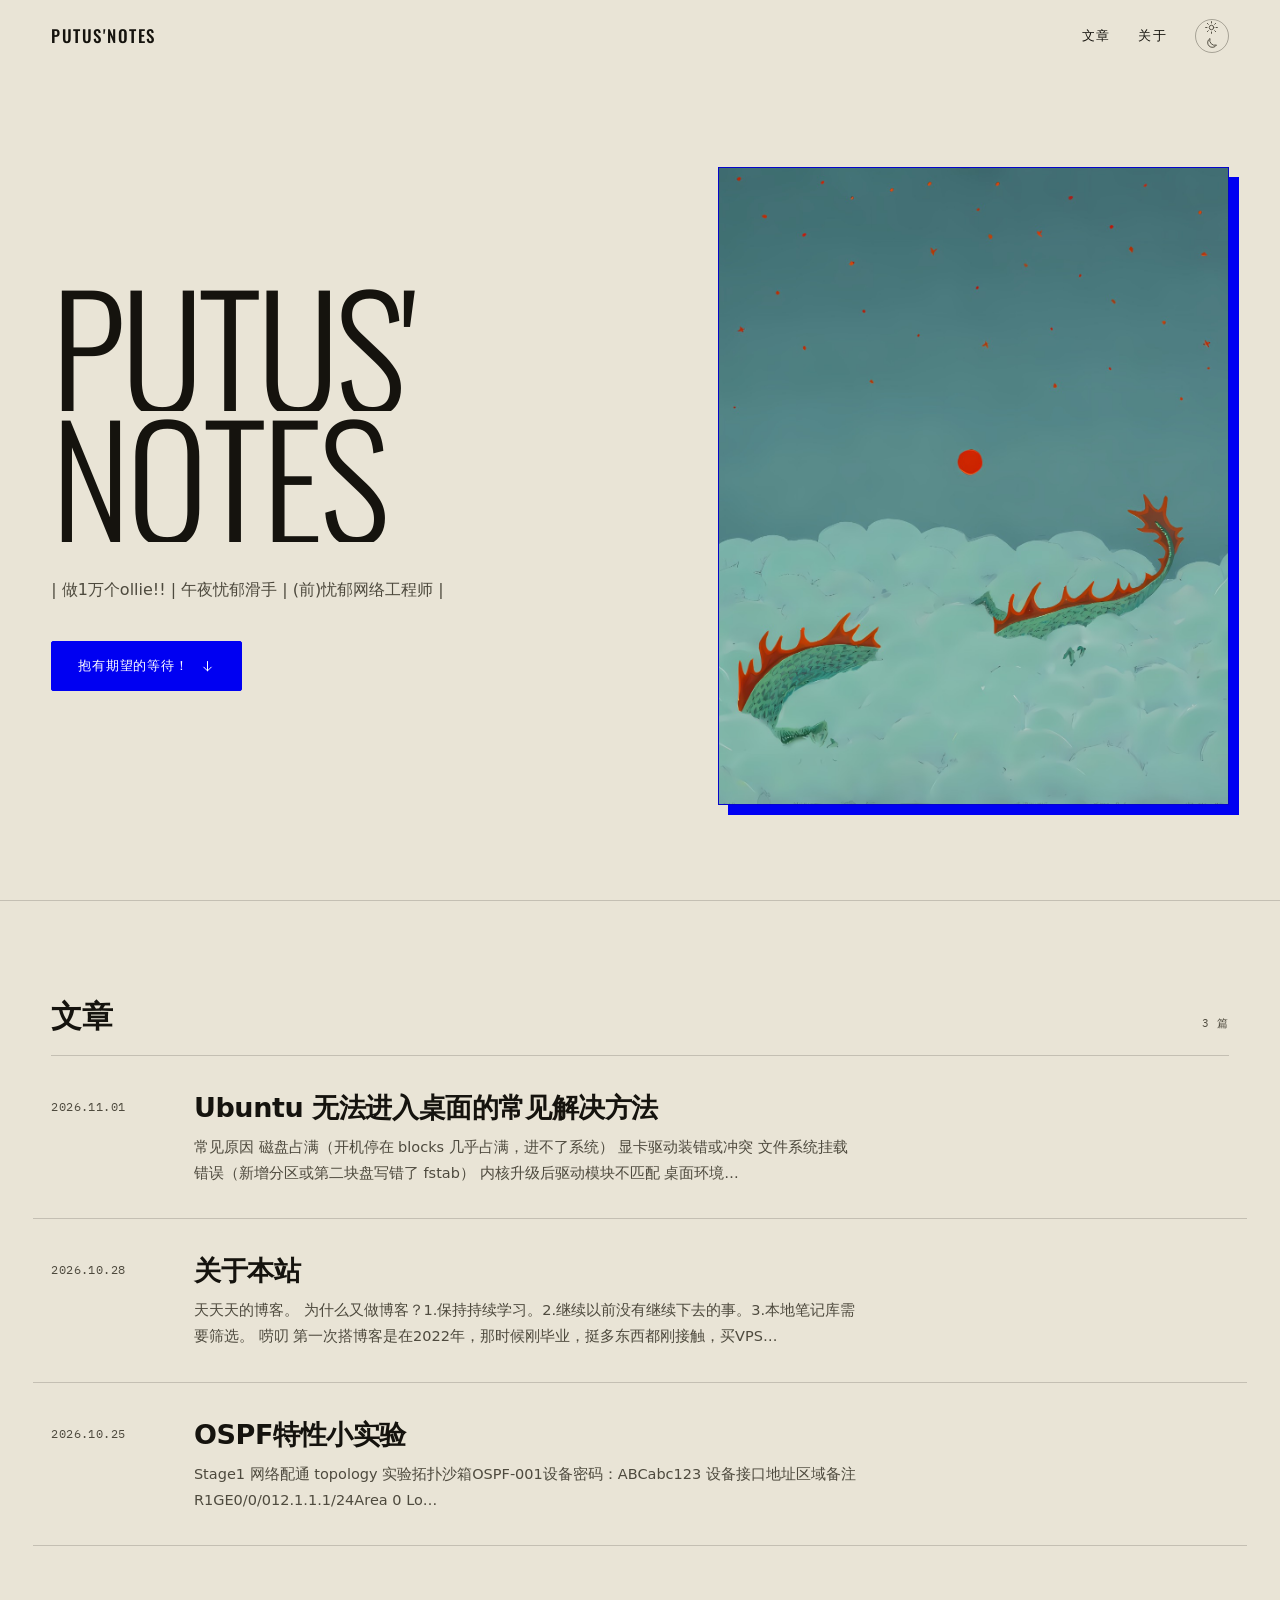
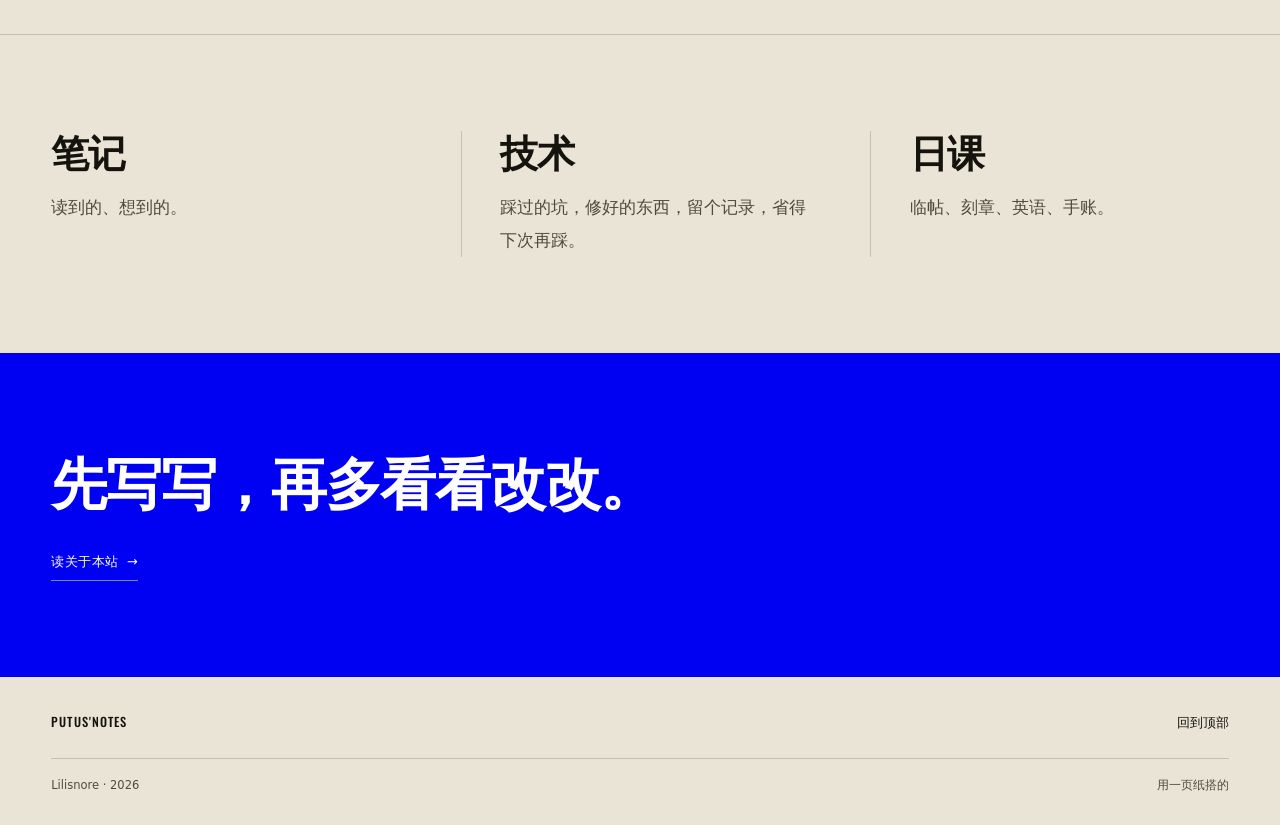
<file: index.html>
<!DOCTYPE html><html lang="zh-CN"><head><meta charset="utf-8"><meta name="viewport" content="width=device-width, initial-scale=1"><title>Putus Blog</title><meta name="description" content="一个人的博客，记一些没地方放的念头。"><meta name="color-scheme" content="light dark"><meta name="theme-color" content="#e9e4d6"><script>
      (function () {
        try {
          var d = document.documentElement;
          var s = null;
          try { s = localStorage.getItem('theme'); } catch (e) {}
          if (s !== 'day' && s !== 'night') s = d.getAttribute('data-theme');
          if (s !== 'day' && s !== 'night') {
            s = (window.matchMedia && matchMedia('(prefers-color-scheme: dark)').matches) ? 'night' : 'day';
          }
          d.setAttribute('data-theme', s);
          var m = document.querySelector('meta[name="theme-color"]');
          if (m) m.setAttribute('content', s === 'night' ? '#0d0d24' : '#e9e4d6');
        } catch (e) {}
      })();
    </script><link rel="stylesheet" href="/assets/style.css?v=10bfbd19"><link rel="stylesheet" href="/assets/serpent.css?v=5e64b816"><script src="/assets/theme.js?v=76b35699" defer></script><script src="/assets/serpent.js?v=478b2ee1" defer></script><link rel="icon" type="image/png" sizes="64x64" href="/assets/favicon.png"><link rel="apple-touch-icon" href="/assets/apple-touch-icon.png"><link rel="preconnect" href="https://fonts.googleapis.com"><link rel="preconnect" href="https://fonts.gstatic.com" crossorigin><link rel="stylesheet" href="https://fonts.googleapis.com/css2?family=Oswald:wght@300;400;500&family=IBM+Plex+Mono:wght@400;500&display=swap"><link rel="stylesheet" href="/assets/home.css?v=7ab7f1d8"><link rel="stylesheet" href="/assets/astro-home-fixes.css?v=31f3bc8a"><script src="/assets/home.js?v=752c82d5" defer></script></head><body class="is-home"><header class="h-header" id="top"><a class="h-brand" href="/">Putus&#39;Notes</a><nav class="h-nav" aria-label="主导航"><a href="#posts">文章</a><a href="/about.html">关于</a><button class="theme-toggle" type="button" data-theme-toggle aria-label="切换到夜晚模式"><svg class="theme-toggle__sun" viewBox="0 0 24 24" fill="none" stroke="currentColor" stroke-width="1.5" stroke-linecap="round" aria-hidden="true"><circle cx="12" cy="12" r="3.6"></circle><path d="M12 2.6v2.2M12 19.2v2.2M2.6 12h2.2M19.2 12h2.2M5.3 5.3l1.6 1.6M17.1 17.1l1.6 1.6M18.7 5.3l-1.6 1.6M6.9 17.1l-1.6 1.6"></path></svg><svg class="theme-toggle__moon" viewBox="0 0 24 24" fill="none" stroke="currentColor" stroke-width="1.5" stroke-linejoin="round" aria-hidden="true"><path d="M20 14.4A8.2 8.2 0 0 1 9.6 4a7.6 7.6 0 1 0 10.4 10.4Z"></path></svg></button></nav></header><main><section class="h-hero"><div class="h-wrap h-hero__grid"><div class="h-hero__copy"><h1 class="h-title"><span class="h-title__line"><span>Putus&#39;</span></span><span class="h-title__line"><span>Notes</span></span></h1><p class="h-lede">| 做1万个ollie!! | 午夜忧郁滑手 | (前)忧郁网络工程师 |</p><div class="h-actions"><a class="h-btn" href="#posts">抱有期望的等待！<svg viewBox="0 0 24 24" fill="none" stroke="currentColor" stroke-width="1.6" stroke-linecap="round" stroke-linejoin="round" aria-hidden="true"><path d="M12 4v15M6 13l6 6 6-6"></path></svg></a></div></div><div class="h-plate"><div class="h-plate__frame"><img class="scene__img scene__img--day h-plate__img h-plate__img--day" data-src="/assets/jade-dragons.jpg" alt="" width="1800" height="1447" decoding="async"><img class="scene__img scene__img--night h-plate__img h-plate__img--night" data-src="/assets/white-tiger.jpg" alt="" width="1800" height="1367" decoding="async"><button class="h-orb h-orb--sun" type="button" data-theme-toggle aria-label="切换到夜晚模式"></button><button class="h-orb h-orb--moon" type="button" data-theme-toggle aria-label="切换到白天模式"></button></div><script>
    (function () {
      var t = document.documentElement.getAttribute('data-theme');
      var img = document.querySelector(t === 'night' ? '.scene__img--night' : '.scene__img--day');
      if (!img) return;
      var src = img.getAttribute('data-src');
      if (!src) return;
      img.setAttribute('fetchpriority', 'high');
      img.src = src;
    })();
  </script></div></div></section><section class="h-posts" id="posts"><div class="h-wrap"><div class="h-posts__head"><h2>文章</h2><span class="h-posts__count">3 篇</span></div><div class="h-rows"><a class="h-row" href="/posts/ubuntu.html"><time datetime="2026-11-01">2026.11.01</time><div><h3>Ubuntu 无法进入桌面的常见解决方法</h3><p>常见原因 磁盘占满（开机停在 blocks 几乎占满，进不了系统） 显卡驱动装错或冲突 文件系统挂载错误（新增分区或第二块盘写错了 fstab） 内核升级后驱动模块不匹配 桌面环境…</p></div></a><a class="h-row" href="/posts/post-2026-10-28-alubc.html"><time datetime="2026-10-28">2026.10.28</time><div><h3>关于本站</h3><p>天天天的博客。 为什么又做博客？1.保持持续学习。2.继续以前没有继续下去的事。3.本地笔记库需要筛选。 唠叨 第一次搭博客是在2022年，那时候刚毕业，挺多东西都刚接触，买VPS…</p></div></a><a class="h-row" href="/posts/ospf.html"><time datetime="2026-10-25">2026.10.25</time><div><h3>OSPF特性小实验</h3><p>Stage1 网络配通 topology 实验拓扑沙箱OSPF-001设备密码：ABCabc123 设备接口地址区域备注 R1GE0/0/012.1.1.1/24Area 0 Lo…</p></div></a></div></div></section><section class="h-notes"><div class="h-wrap h-notes__grid"><div class="h-notes__col"><h2>笔记</h2><p>读到的、想到的。</p></div><div class="h-notes__col"><h2>技术</h2><p>踩过的坑，修好的东西，留个记录，省得下次再踩。</p></div><div class="h-notes__col"><h2>日课</h2><p>临帖、刻章、英语、手账。</p></div></div></section><section class="h-about h-quote" id="about" aria-label="关于"><div class="h-wrap"><p class="h-quote__text">先写写，再多看看改改。</p><a href="/about.html">读关于本站 <span aria-hidden="true">→</span></a></div></section></main><footer class="h-footer"><div class="h-wrap"><div class="h-footer__top"><a class="h-brand" href="/">Putus&#39;Notes</a><a href="#top">回到顶部</a></div><div class="h-footer__meta"><span>Lilisnore · 2026</span><span>用一页纸搭的</span></div></div></footer></body></html>
</file>
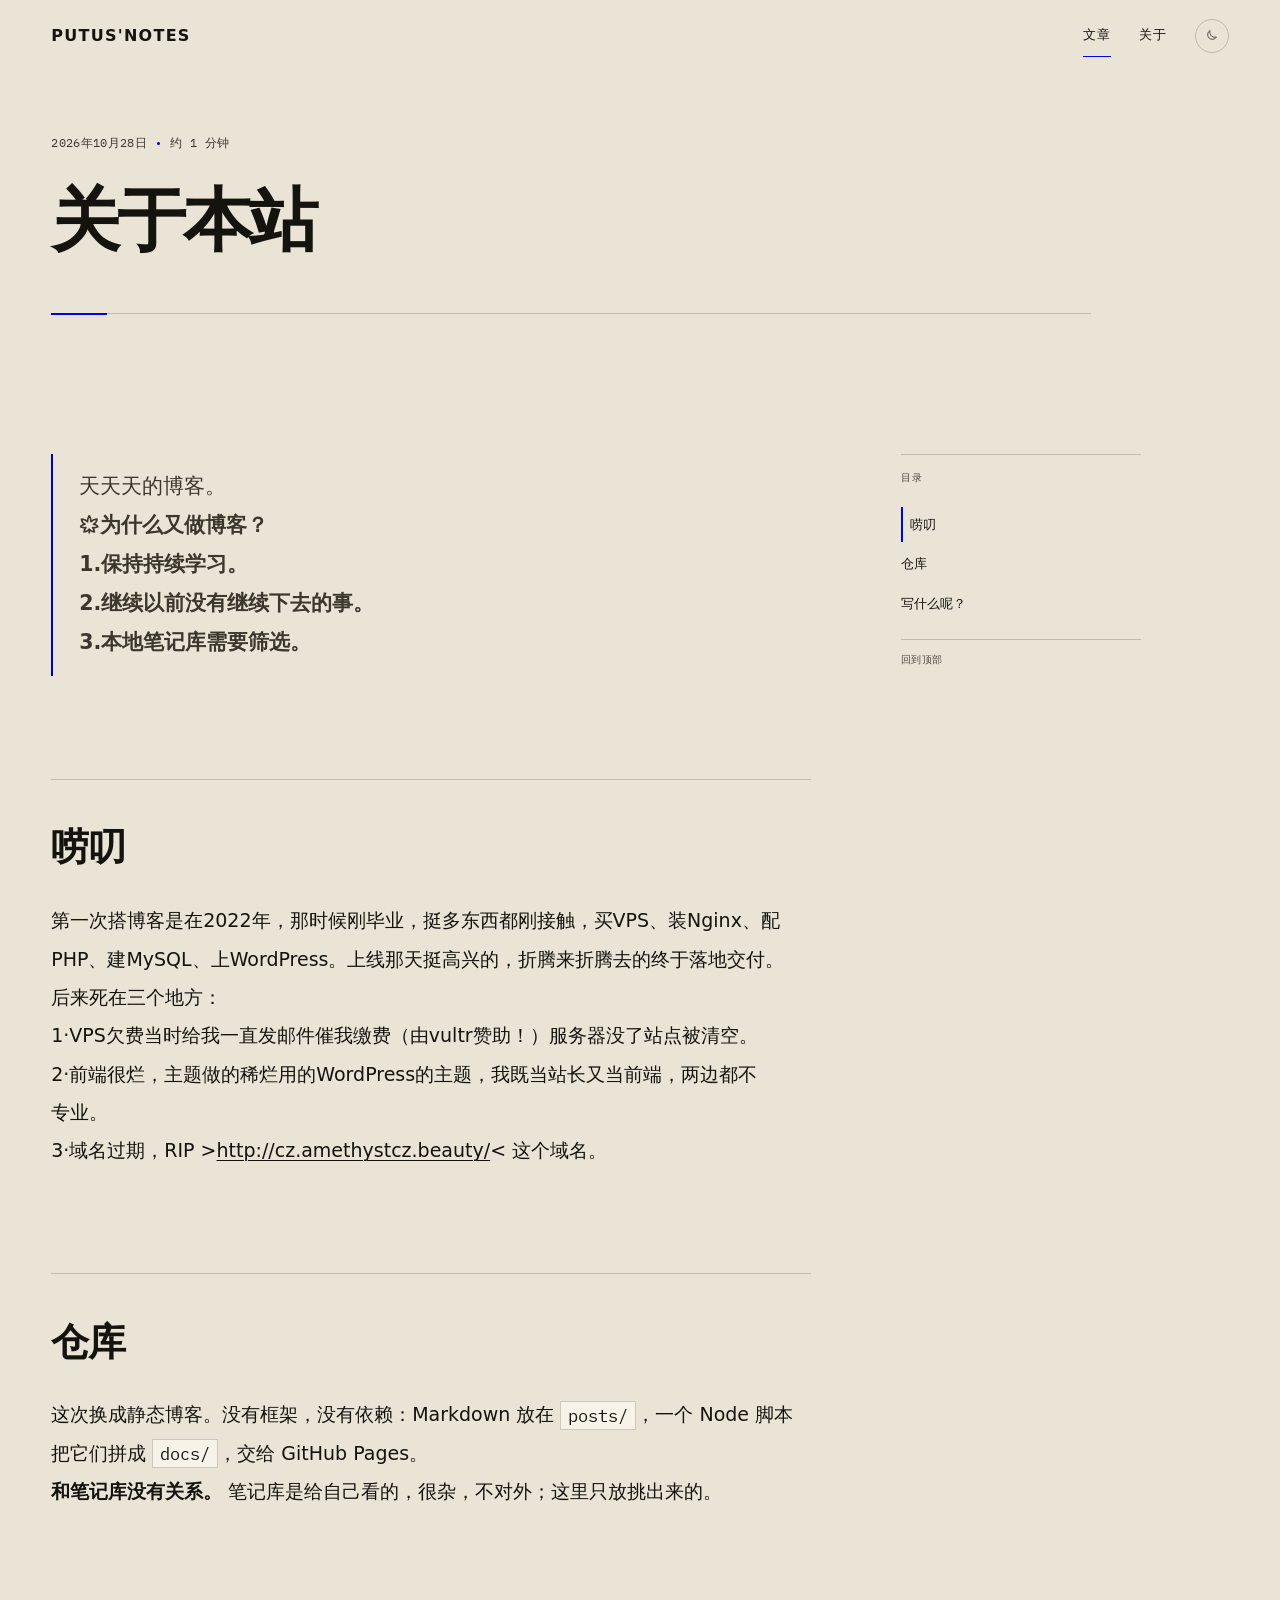
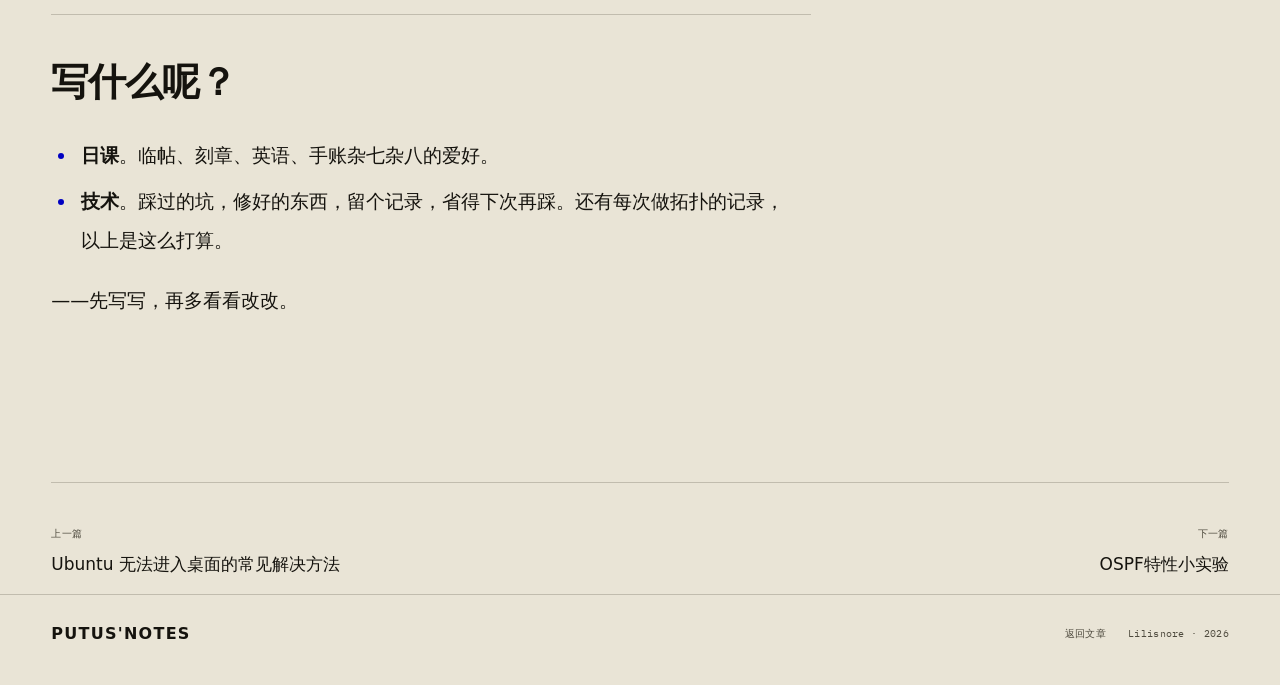
<file: about.html>
<!DOCTYPE html><html lang="zh-CN"><head><meta charset="utf-8"><meta http-equiv="refresh" content="0; url=/posts/post-2026-10-28-alubc.html"><link rel="canonical" href="/posts/post-2026-10-28-alubc.html"><title>关于本站</title></head><body><p><a href="/posts/post-2026-10-28-alubc.html">关于这个博客</a></p></body></html>
</file>
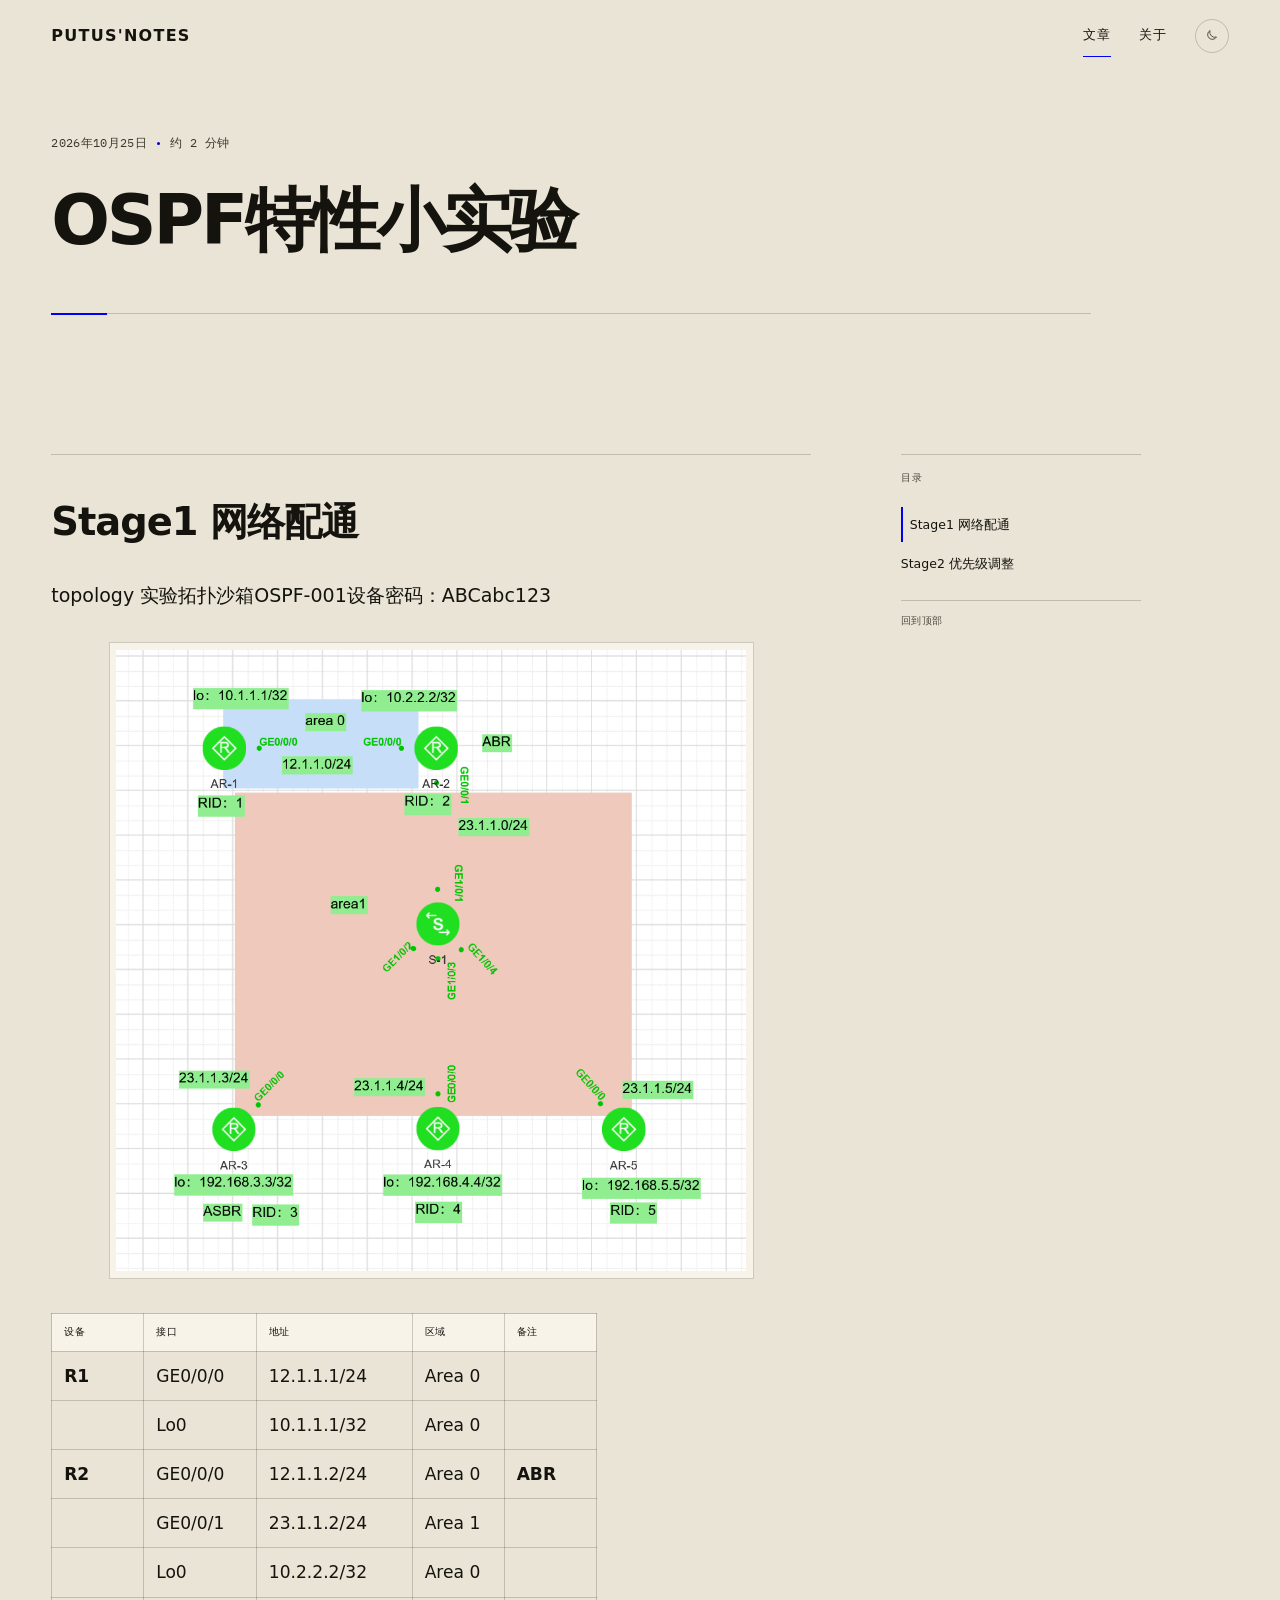
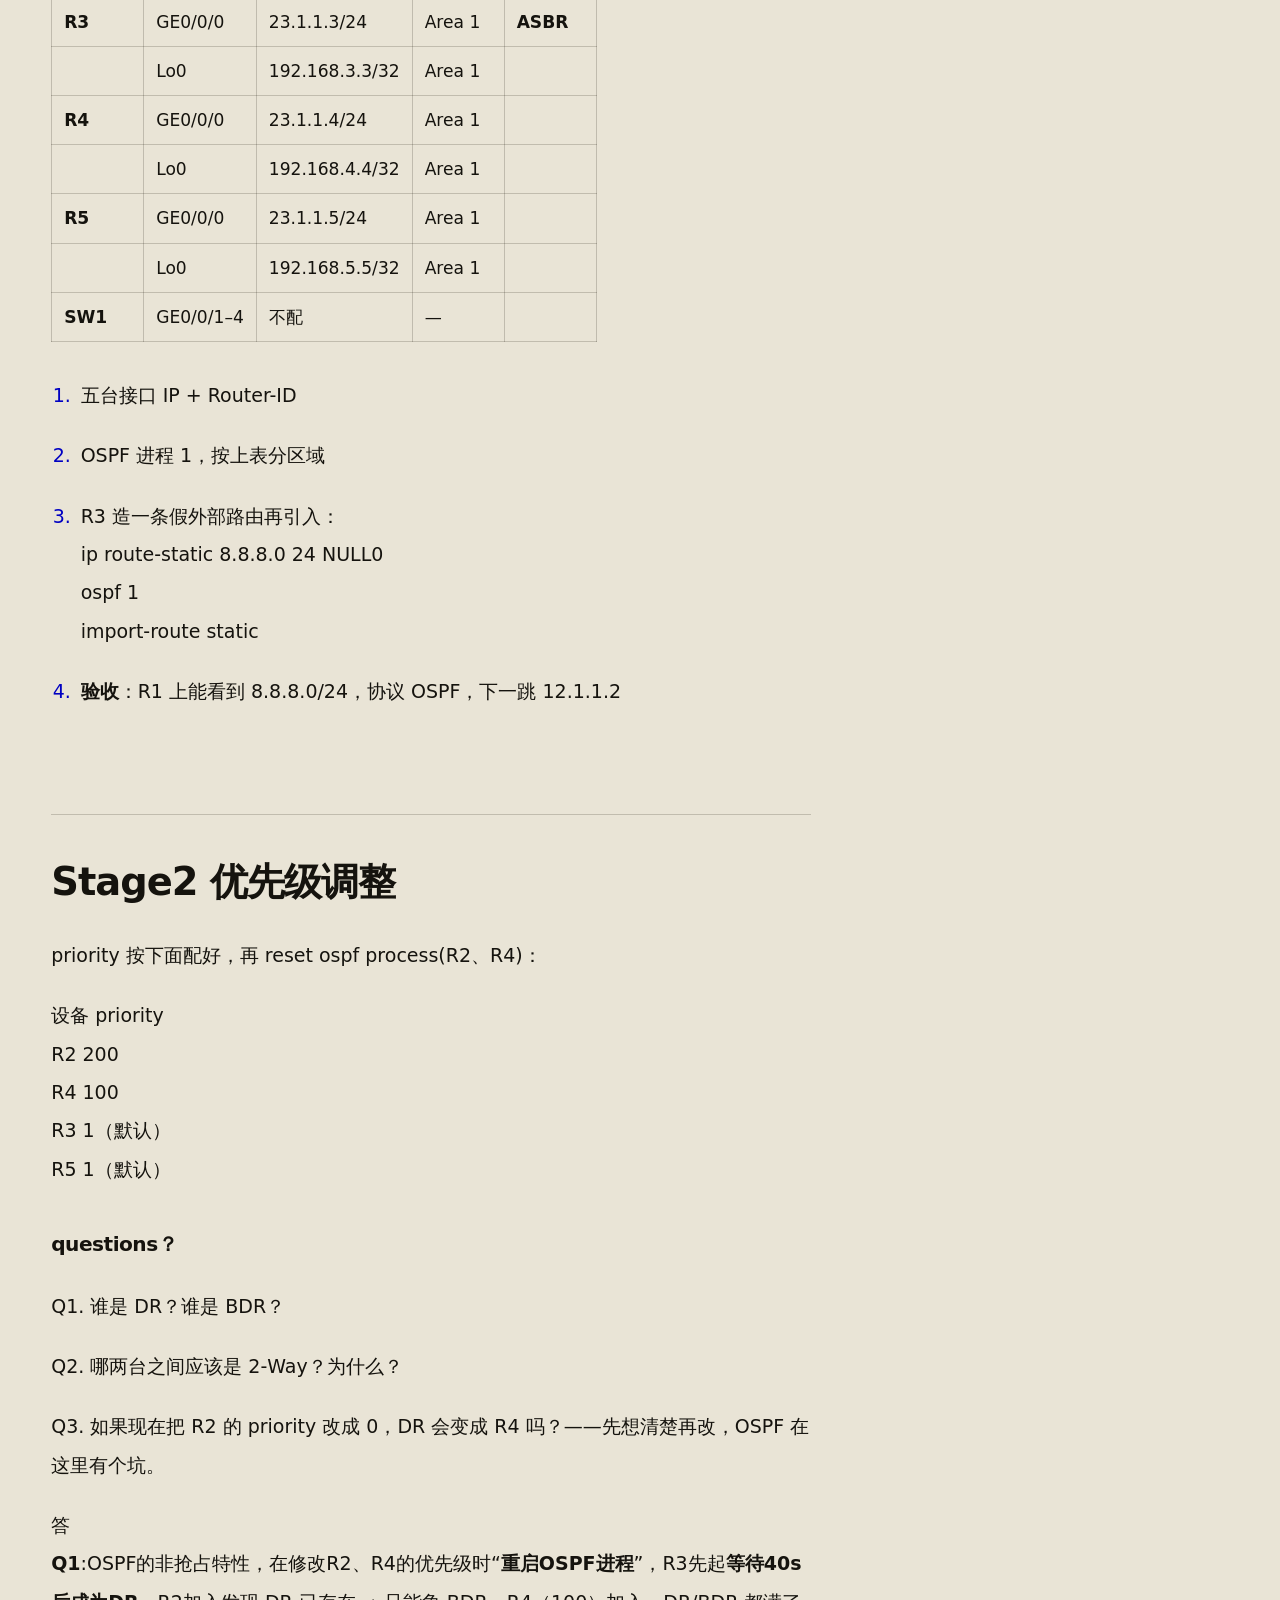
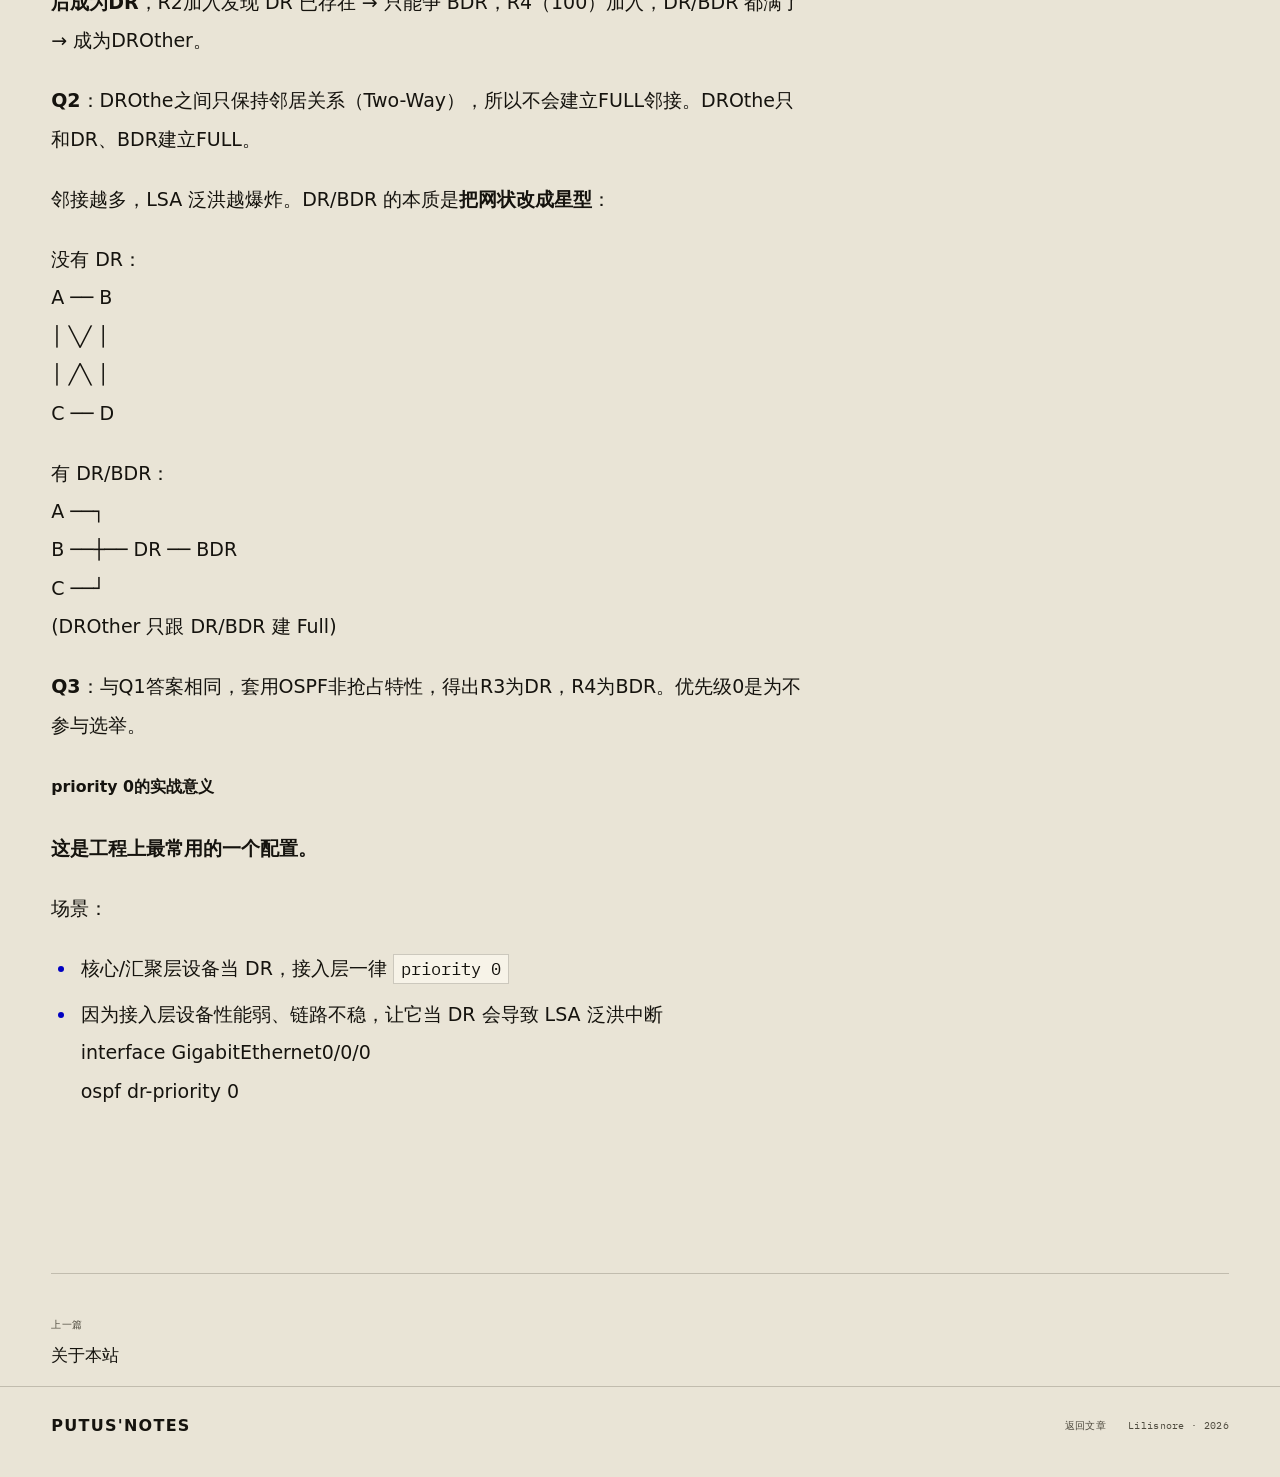
<file: posts/ospf.html>
<!DOCTYPE html><html lang="zh-CN"><head><meta charset="utf-8"><meta name="viewport" content="width=device-width, initial-scale=1"><title>OSPF特性小实验 · Putus Blog</title><meta name="description" content="Stage1 网络配通 topology 实验拓扑沙箱OSPF-001设备密码：ABCabc123 设备接口地址区域备注 R1GE0/0/012.1.1.1/24Area 0 Lo…"><meta name="color-scheme" content="light dark"><meta name="theme-color" content="#0d0d24"><link rel="canonical" href="https://putuus.github.io/posts/ospf.html"><meta property="og:title" content="OSPF特性小实验 · Putus Blog"><meta property="og:description" content="Stage1 网络配通 topology 实验拓扑沙箱OSPF-001设备密码：ABCabc123 设备接口地址区域备注 R1GE0/0/012.1.1.1/24Area 0 Lo…"><meta property="og:type" content="article"><meta property="og:url" content="https://putuus.github.io/posts/ospf.html"><meta property="article:published_time" content="2026-10-25"><script>
      (function () {
        try {
          var d = document.documentElement;
          var s = null;
          try { s = localStorage.getItem('theme'); } catch (e) {}
          if (s !== 'day' && s !== 'night') s = d.getAttribute('data-theme');
          if (s !== 'day' && s !== 'night') {
            s = (window.matchMedia && matchMedia('(prefers-color-scheme: dark)').matches) ? 'night' : 'day';
          }
          d.setAttribute('data-theme', s);
          var m = document.querySelector('meta[name="theme-color"]');
          if (m) m.setAttribute('content', s === 'night' ? '#0d0d24' : '#e9e4d6');
        } catch (e) {}
      })();
    </script><link rel="preconnect" href="https://fonts.googleapis.com"><link rel="preconnect" href="https://fonts.gstatic.com" crossorigin><link rel="stylesheet" href="https://fonts.googleapis.com/css2?family=IBM+Plex+Mono:wght@400;500&display=swap"><link rel="stylesheet" href="/assets/post.css?v=ede4b51f"><link rel="icon" type="image/png" sizes="64x64" href="/assets/favicon.png"><link rel="apple-touch-icon" href="/assets/apple-touch-icon.png"><script src="/assets/theme.js?v=76b35699" defer></script></head><body class="is-post hermes-post"><div class="post-progress" aria-hidden="true"><span data-post-progress></span></div><header class="post-header" data-post-header><a class="post-brand" href="/">Putus&#39;Notes</a><nav class="post-header__nav" aria-label="主导航"><a href="/" aria-current="page">文章</a><a href="/about.html">关于</a><button class="theme-toggle" type="button" data-theme-toggle aria-label="切换到夜晚模式"><svg class="theme-toggle__sun" viewBox="0 0 24 24" fill="none" stroke="currentColor" stroke-width="1.5" stroke-linecap="round" aria-hidden="true"><circle cx="12" cy="12" r="3.6"></circle><path d="M12 2.6v2.2M12 19.2v2.2M2.6 12h2.2M19.2 12h2.2M5.3 5.3l1.6 1.6M17.1 17.1l1.6 1.6M18.7 5.3l-1.6 1.6M6.9 17.1l-1.6 1.6"></path></svg><svg class="theme-toggle__moon" viewBox="0 0 24 24" fill="none" stroke="currentColor" stroke-width="1.5" stroke-linejoin="round" aria-hidden="true"><path d="M20 14.4A8.2 8.2 0 0 1 9.6 4a7.6 7.6 0 1 0 10.4 10.4Z"></path></svg></button></nav></header><main class="post-main" id="top"><article class="post-shell"><header class="post-hero"><div class="post-meta"><time datetime="2026-10-25">2026年10月25日</time><span class="post-meta__dot" aria-hidden="true"></span><span>约 2 分钟</span></div><h1>OSPF特性小实验</h1><div class="post-hero__rule" aria-hidden="true"></div></header><details class="post-toc-mobile"><summary>目录</summary><ol><li class="post-toc-mobile__item post-toc-mobile__item--2"><a href="#stage1-网络配通">Stage1 网络配通</a></li><li class="post-toc-mobile__item post-toc-mobile__item--2"><a href="#stage2-优先级调整">Stage2 优先级调整</a></li></ol></details><div class="post-grid"><div class="post-prose"><h2 id="stage1-网络配通">Stage1 网络配通</h2>
<p>topology 实验拓扑沙箱OSPF-001设备密码：ABCabc123</p>
<img src="image-20261023174131343.png" alt="image-20261023174131343" style="zoom:66%;">
<table>
<thead>
<tr>
<th>设备</th>
<th>接口</th>
<th>地址</th>
<th>区域</th>
<th>备注</th>
</tr>
</thead>
<tbody>
<tr>
<td><strong>R1</strong></td>
<td>GE0/0/0</td>
<td>12.1.1.1/24</td>
<td>Area 0</td>
<td></td>
</tr>
<tr>
<td></td>
<td>Lo0</td>
<td>10.1.1.1/32</td>
<td>Area 0</td>
<td></td>
</tr>
<tr>
<td><strong>R2</strong></td>
<td>GE0/0/0</td>
<td>12.1.1.2/24</td>
<td>Area 0</td>
<td><strong>ABR</strong></td>
</tr>
<tr>
<td></td>
<td>GE0/0/1</td>
<td>23.1.1.2/24</td>
<td>Area 1</td>
<td></td>
</tr>
<tr>
<td></td>
<td>Lo0</td>
<td>10.2.2.2/32</td>
<td>Area 0</td>
<td></td>
</tr>
<tr>
<td><strong>R3</strong></td>
<td>GE0/0/0</td>
<td>23.1.1.3/24</td>
<td>Area 1</td>
<td><strong>ASBR</strong></td>
</tr>
<tr>
<td></td>
<td>Lo0</td>
<td>192.168.3.3/32</td>
<td>Area 1</td>
<td></td>
</tr>
<tr>
<td><strong>R4</strong></td>
<td>GE0/0/0</td>
<td>23.1.1.4/24</td>
<td>Area 1</td>
<td></td>
</tr>
<tr>
<td></td>
<td>Lo0</td>
<td>192.168.4.4/32</td>
<td>Area 1</td>
<td></td>
</tr>
<tr>
<td><strong>R5</strong></td>
<td>GE0/0/0</td>
<td>23.1.1.5/24</td>
<td>Area 1</td>
<td></td>
</tr>
<tr>
<td></td>
<td>Lo0</td>
<td>192.168.5.5/32</td>
<td>Area 1</td>
<td></td>
</tr>
<tr>
<td><strong>SW1</strong></td>
<td>GE0/0/1–4</td>
<td>不配</td>
<td>—</td>
<td></td>
</tr>
</tbody>
</table>
<ol>
<li>
<p>五台接口 IP + Router-ID</p>
</li>
<li>
<p>OSPF 进程 1，按上表分区域</p>
</li>
<li>
<p>R3 造一条假外部路由再引入：<br>
ip route-static 8.8.8.0 24 NULL0<br>
ospf 1<br>
import-route static</p>
</li>
<li>
<p><strong>验收</strong>：R1 上能看到 8.8.8.0/24，协议 OSPF，下一跳 12.1.1.2</p>
</li>
</ol>
<h2 id="stage2-优先级调整">Stage2 优先级调整</h2>
<p>priority 按下面配好，再 reset ospf process(R2、R4)：</p>
<p>设备	priority<br>
R2	  200<br>
R4	  100<br>
R3	  1（默认）<br>
R5	  1（默认）</p>
<h4 id="questions"><strong>questions？</strong></h4>
<p>Q1. 谁是 DR？谁是 BDR？</p>
<p>Q2. 哪两台之间应该是 2-Way？为什么？</p>
<p>Q3. 如果现在把 R2 的 priority 改成 0，DR 会变成 R4 吗？——先想清楚再改，OSPF 在这里有个坑。</p>
<p>答<br>
<strong>Q1</strong>:OSPF的非抢占特性，在修改R2、R4的优先级时“<strong>重启OSPF进程</strong>”，R3先起<strong>等待40s后成为DR</strong>，R2加入发现 DR 已存在 → 只能争 BDR，R4（100）加入，DR/BDR 都满了 → 成为DROther。</p>
<p><strong>Q2</strong>：DROthe之间只保持邻居关系（Two-Way），所以不会建立FULL邻接。DROthe只和DR、BDR建立FULL。</p>
<p>邻接越多，LSA 泛洪越爆炸。DR/BDR 的本质是<strong>把网状改成星型</strong>：</p>
<p>没有 DR：<br>
A ── B<br>
│ ╲╱ │<br>
│ ╱╲ │<br>
C ── D</p>
<p>有 DR/BDR：<br>
A ──┐<br>
B ──┼── DR ── BDR<br>
C ──┘<br>
(DROther 只跟 DR/BDR 建 Full)</p>
<p><strong>Q3</strong>：与Q1答案相同，套用OSPF非抢占特性，得出R3为DR，R4为BDR。优先级0是为不参与选举。</p>
<h5 id="priority-0的实战意义">priority 0的实战意义</h5>
<p><strong>这是工程上最常用的一个配置。</strong></p>
<p>场景：</p>
<ul>
<li>核心/汇聚层设备当 DR，接入层一律 <code>priority 0</code></li>
<li>因为接入层设备性能弱、链路不稳，让它当 DR 会导致 LSA 泛洪中断<br>
interface GigabitEthernet0/0/0<br>
ospf dr-priority 0</li>
</ul></div><aside class="post-rail" aria-label="文章目录"><div class="post-rail__sticky"><p class="post-rail__title">目录</p><nav><ol><li class="post-rail__item post-rail__item--2"><a href="#stage1-网络配通" data-post-toc-link>Stage1 网络配通</a></li><li class="post-rail__item post-rail__item--2"><a href="#stage2-优先级调整" data-post-toc-link>Stage2 优先级调整</a></li></ol></nav><a class="post-rail__top" href="#top">回到顶部</a></div></aside></div><nav class="post-siblings" aria-label="文章导航"><a href="/posts/post-2026-10-28-alubc.html" class="post-sibling"><span>上一篇</span><strong>关于本站</strong></a><span class="post-sibling post-sibling--empty"></span></nav></article></main><footer class="post-footer"><a class="post-brand" href="/">Putus&#39;Notes</a><div><a href="/">返回文章</a><span>Lilisnore · 2026</span></div></footer><script>/* Hermes 风格文章页：进度、目录高亮、页眉吸顶。无依赖。 */
(() => {
  'use strict';

  const boot = () => {
    if (!document.body || !document.body.classList.contains('hermes-post')) return;

    const header = document.querySelector('[data-post-header]');
    const bar = document.querySelector('[data-post-progress]');
    const links = [...document.querySelectorAll('[data-post-toc-link]')];
    const headings = [...document.querySelectorAll('.post-prose h2, .post-prose h3')];
    const byId = new Map(links.map((link) => [link.getAttribute('href')?.slice(1), link]));

    const setActive = () => {
      if (!headings.length || !links.length) return;
      let active = null;
      for (const heading of headings) {
        if (heading.getBoundingClientRect().top <= 120) {
          active = byId.get(heading.id) || active;
        }
      }
      if (!active && window.scrollY < 80) active = links[0];
      links.forEach((link) => link.classList.toggle('is-active', link === active));
    };

    const paint = () => {
      if (header) header.classList.toggle('is-stuck', window.scrollY > 8);
      if (bar) {
        const max = document.documentElement.scrollHeight - window.innerHeight;
        const value = max > 0 ? Math.max(0, Math.min(1, window.scrollY / max)) : 0;
        bar.style.transform = `scaleX(${value.toFixed(4)})`;
      }
      setActive();
    };

    window.addEventListener('scroll', paint, { passive: true });
    window.addEventListener('resize', paint);
    paint();
  };

  if (document.readyState === 'loading') {
    document.addEventListener('DOMContentLoaded', boot, { once: true });
  } else {
    boot();
  }
})();
</script></body></html>
</file>
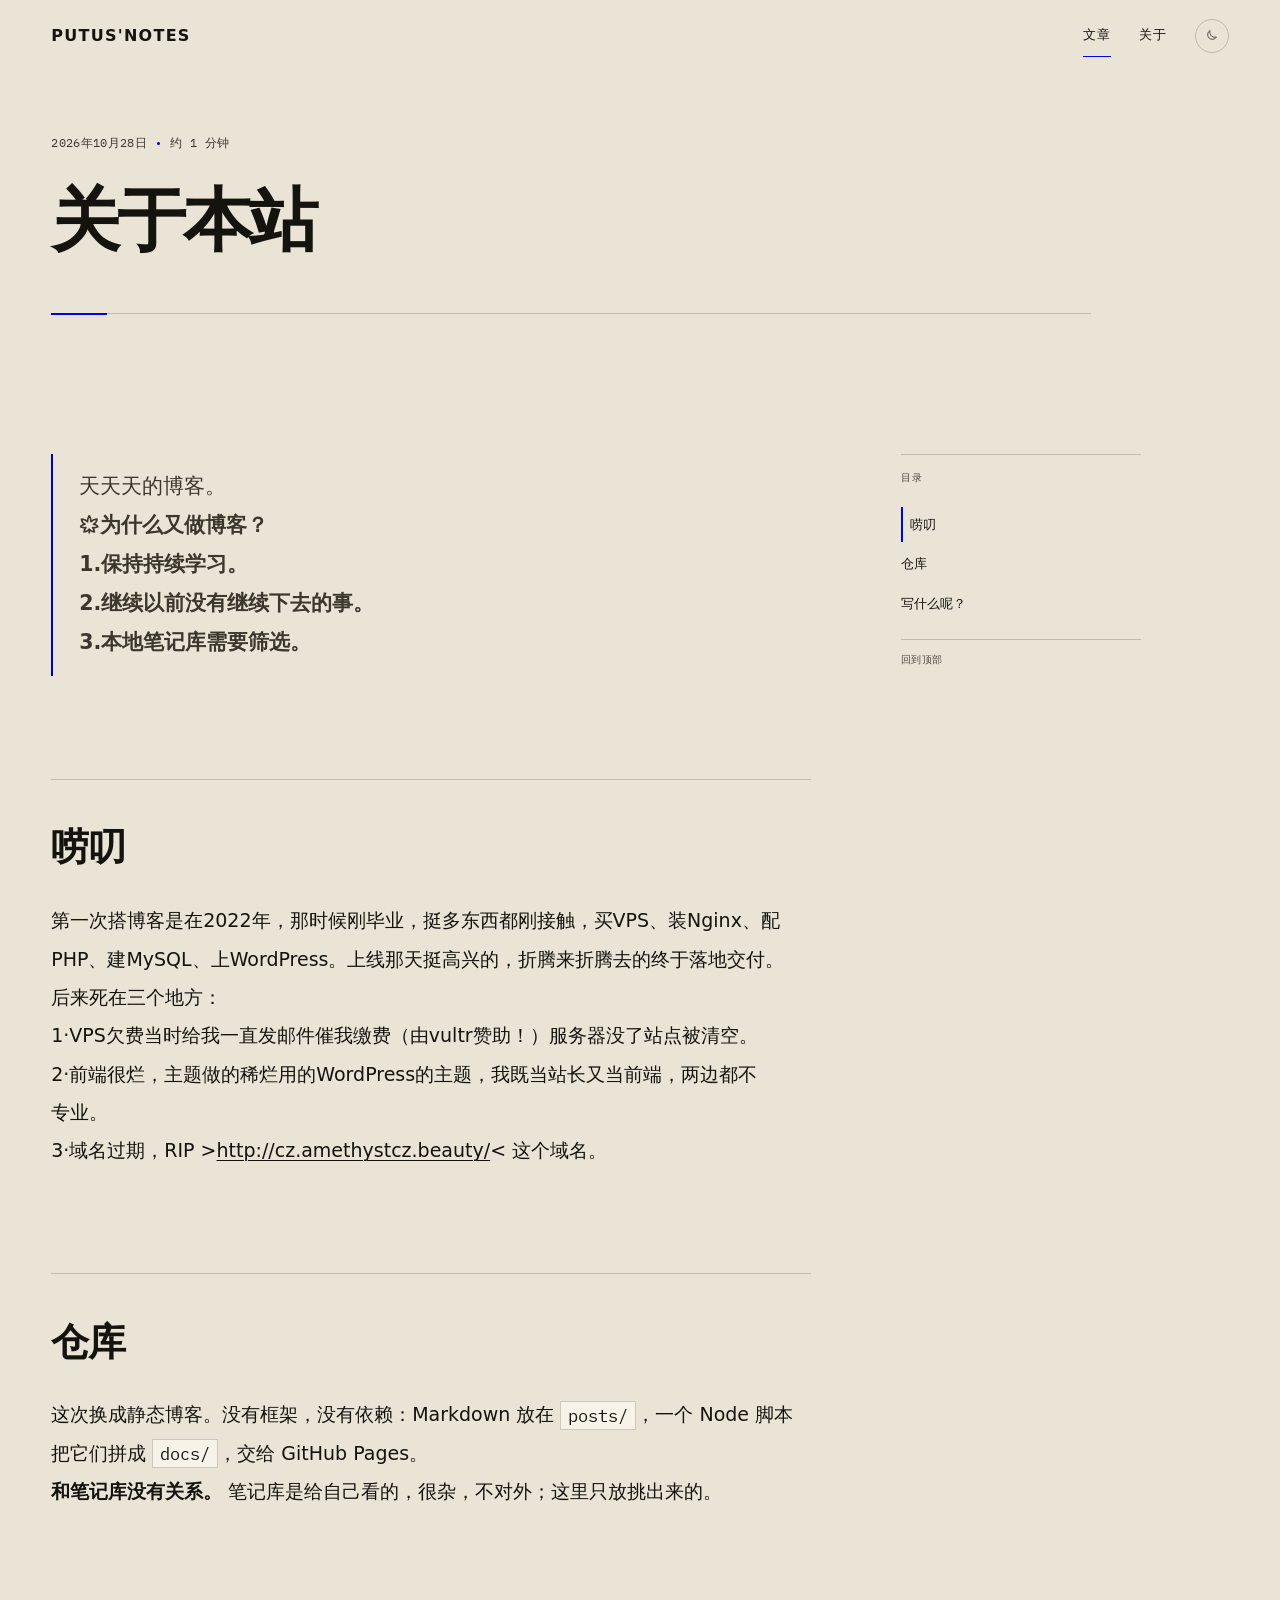
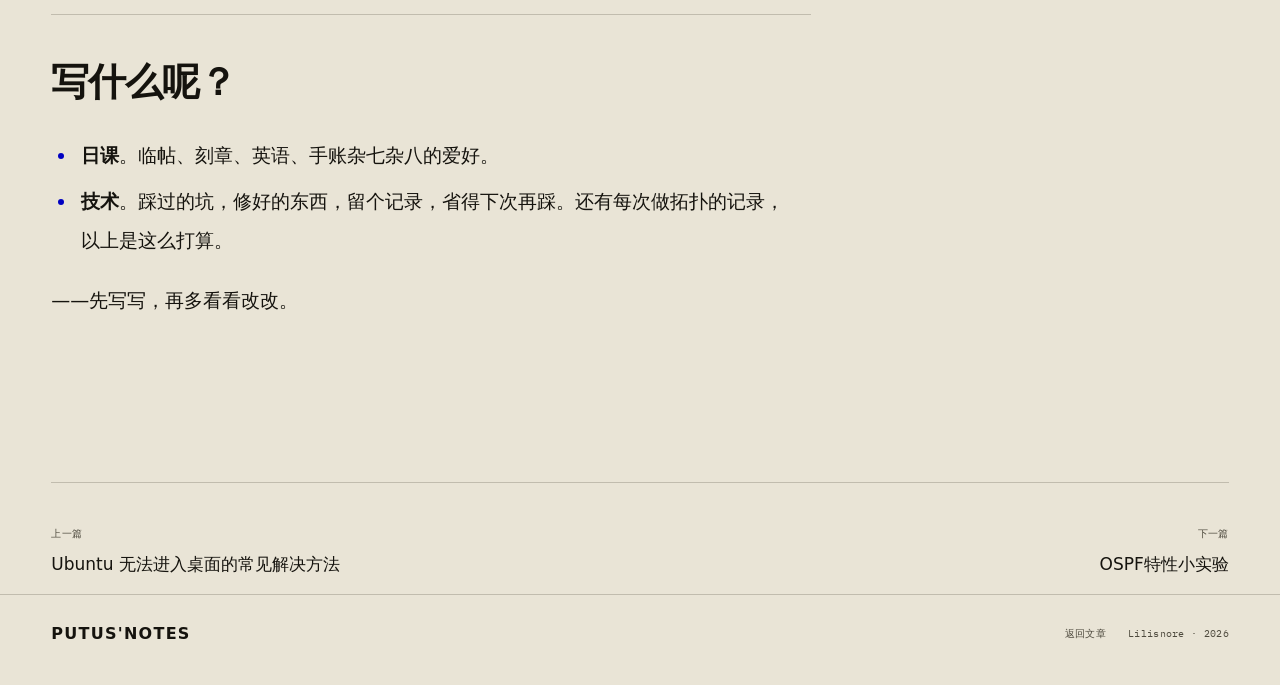
<file: posts/post-2026-10-28-alubc.html>
<!DOCTYPE html><html lang="zh-CN"><head><meta charset="utf-8"><meta name="viewport" content="width=device-width, initial-scale=1"><title>关于本站 · Putus Blog</title><meta name="description" content="天天天的博客。 为什么又做博客？1.保持持续学习。2.继续以前没有继续下去的事。3.本地笔记库需要筛选。 唠叨 第一次搭博客是在2022年，那时候刚毕业，挺多东西都刚接触，买VPS…"><meta name="color-scheme" content="light dark"><meta name="theme-color" content="#0d0d24"><link rel="canonical" href="https://putuus.github.io/posts/post-2026-10-28-alubc.html"><meta property="og:title" content="关于本站 · Putus Blog"><meta property="og:description" content="天天天的博客。 为什么又做博客？1.保持持续学习。2.继续以前没有继续下去的事。3.本地笔记库需要筛选。 唠叨 第一次搭博客是在2022年，那时候刚毕业，挺多东西都刚接触，买VPS…"><meta property="og:type" content="article"><meta property="og:url" content="https://putuus.github.io/posts/post-2026-10-28-alubc.html"><meta property="article:published_time" content="2026-10-28"><script>
      (function () {
        try {
          var d = document.documentElement;
          var s = null;
          try { s = localStorage.getItem('theme'); } catch (e) {}
          if (s !== 'day' && s !== 'night') s = d.getAttribute('data-theme');
          if (s !== 'day' && s !== 'night') {
            s = (window.matchMedia && matchMedia('(prefers-color-scheme: dark)').matches) ? 'night' : 'day';
          }
          d.setAttribute('data-theme', s);
          var m = document.querySelector('meta[name="theme-color"]');
          if (m) m.setAttribute('content', s === 'night' ? '#0d0d24' : '#e9e4d6');
        } catch (e) {}
      })();
    </script><link rel="preconnect" href="https://fonts.googleapis.com"><link rel="preconnect" href="https://fonts.gstatic.com" crossorigin><link rel="stylesheet" href="https://fonts.googleapis.com/css2?family=IBM+Plex+Mono:wght@400;500&display=swap"><link rel="stylesheet" href="/assets/post.css?v=ede4b51f"><link rel="icon" type="image/png" sizes="64x64" href="/assets/favicon.png"><link rel="apple-touch-icon" href="/assets/apple-touch-icon.png"><script src="/assets/theme.js?v=76b35699" defer></script></head><body class="is-post hermes-post"><div class="post-progress" aria-hidden="true"><span data-post-progress></span></div><header class="post-header" data-post-header><a class="post-brand" href="/">Putus&#39;Notes</a><nav class="post-header__nav" aria-label="主导航"><a href="/" aria-current="page">文章</a><a href="/about.html">关于</a><button class="theme-toggle" type="button" data-theme-toggle aria-label="切换到夜晚模式"><svg class="theme-toggle__sun" viewBox="0 0 24 24" fill="none" stroke="currentColor" stroke-width="1.5" stroke-linecap="round" aria-hidden="true"><circle cx="12" cy="12" r="3.6"></circle><path d="M12 2.6v2.2M12 19.2v2.2M2.6 12h2.2M19.2 12h2.2M5.3 5.3l1.6 1.6M17.1 17.1l1.6 1.6M18.7 5.3l-1.6 1.6M6.9 17.1l-1.6 1.6"></path></svg><svg class="theme-toggle__moon" viewBox="0 0 24 24" fill="none" stroke="currentColor" stroke-width="1.5" stroke-linejoin="round" aria-hidden="true"><path d="M20 14.4A8.2 8.2 0 0 1 9.6 4a7.6 7.6 0 1 0 10.4 10.4Z"></path></svg></button></nav></header><main class="post-main" id="top"><article class="post-shell"><header class="post-hero"><div class="post-meta"><time datetime="2026-10-28">2026年10月28日</time><span class="post-meta__dot" aria-hidden="true"></span><span>约 1 分钟</span></div><h1>关于本站</h1><div class="post-hero__rule" aria-hidden="true"></div></header><details class="post-toc-mobile"><summary>目录</summary><ol><li class="post-toc-mobile__item post-toc-mobile__item--2"><a href="#唠叨">唠叨</a></li><li class="post-toc-mobile__item post-toc-mobile__item--2"><a href="#仓库">仓库</a></li><li class="post-toc-mobile__item post-toc-mobile__item--2"><a href="#写什么呢">写什么呢？</a></li></ol></details><div class="post-grid"><div class="post-prose"><blockquote>
<p>天天天的博客。<br>
<strong><svg class="i-icon" viewBox="0 0 24 24" fill="none" stroke="currentColor" stroke-width="2" stroke-linecap="round" stroke-linejoin="round" aria-hidden="true" focusable="false"><path d="M12 22v-4"></path><path d="M7 12c-1.5 0-4.5 1.5-5 3 3.5 1.5 6 1 6 1-1.5 1.5-2 3.5-2 5 2.5 0 4.5-1.5 6-3 1.5 1.5 3.5 3 6 3 0-1.5-.5-3.5-2-5 0 0 2.5.5 6-1-.5-1.5-3.5-3-5-3 1.5-1 4-4 4-6-2.5 0-5.5 1.5-7 3 0-2.5-.5-5-2-7-1.5 2-2 4.5-2 7-1.5-1.5-4.5-3-7-3 0 2 2.5 5 4 6"></path></svg>为什么又做博客？</strong><br>
<strong>1.保持持续学习。<br>
2.继续以前没有继续下去的事。<br>
3.本地笔记库需要筛选。</strong></p>
</blockquote>
<h2 id="唠叨">唠叨</h2>
<p>第一次搭博客是在2022年，那时候刚毕业，挺多东西都刚接触，买VPS、装Nginx、配PHP、建MySQL、上WordPress。上线那天挺高兴的，折腾来折腾去的终于落地交付。<br>
后来死在三个地方：<br>
1·VPS欠费当时给我一直发邮件催我缴费（由vultr赞助！）服务器没了站点被清空。<br>
2·前端很烂，主题做的稀烂用的WordPress的主题，我既当站长又当前端，两边都不专业。<br>
3·域名过期，RIP  ><a href="http://cz.amethystcz.beauty/">http://cz.amethystcz.beauty/</a>&#x3C;  这个域名。</p>
<h2 id="仓库">仓库</h2>
<p>这次换成静态博客。没有框架，没有依赖：Markdown 放在 <code>posts/</code>，一个 Node 脚本把它们拼成 <code>docs/</code>，交给 GitHub Pages。<br>
<strong>和笔记库没有关系。</strong> 笔记库是给自己看的，很杂，不对外；这里只放挑出来的。</p>
<h2 id="写什么呢">写什么呢？</h2>
<ul>
<li><strong>日课</strong>。临帖、刻章、英语、手账杂七杂八的爱好。</li>
<li><strong>技术</strong>。踩过的坑，修好的东西，留个记录，省得下次再踩。还有每次做拓扑的记录，<br>
以上是这么打算。</li>
</ul>
<p>——先写写，再多看看改改。</p></div><aside class="post-rail" aria-label="文章目录"><div class="post-rail__sticky"><p class="post-rail__title">目录</p><nav><ol><li class="post-rail__item post-rail__item--2"><a href="#唠叨" data-post-toc-link>唠叨</a></li><li class="post-rail__item post-rail__item--2"><a href="#仓库" data-post-toc-link>仓库</a></li><li class="post-rail__item post-rail__item--2"><a href="#写什么呢" data-post-toc-link>写什么呢？</a></li></ol></nav><a class="post-rail__top" href="#top">回到顶部</a></div></aside></div><nav class="post-siblings" aria-label="文章导航"><a href="/posts/ubuntu.html" class="post-sibling"><span>上一篇</span><strong>Ubuntu 无法进入桌面的常见解决方法</strong></a><a href="/posts/ospf.html" class="post-sibling post-sibling--next"><span>下一篇</span><strong>OSPF特性小实验</strong></a></nav></article></main><footer class="post-footer"><a class="post-brand" href="/">Putus&#39;Notes</a><div><a href="/">返回文章</a><span>Lilisnore · 2026</span></div></footer><script>/* Hermes 风格文章页：进度、目录高亮、页眉吸顶。无依赖。 */
(() => {
  'use strict';

  const boot = () => {
    if (!document.body || !document.body.classList.contains('hermes-post')) return;

    const header = document.querySelector('[data-post-header]');
    const bar = document.querySelector('[data-post-progress]');
    const links = [...document.querySelectorAll('[data-post-toc-link]')];
    const headings = [...document.querySelectorAll('.post-prose h2, .post-prose h3')];
    const byId = new Map(links.map((link) => [link.getAttribute('href')?.slice(1), link]));

    const setActive = () => {
      if (!headings.length || !links.length) return;
      let active = null;
      for (const heading of headings) {
        if (heading.getBoundingClientRect().top <= 120) {
          active = byId.get(heading.id) || active;
        }
      }
      if (!active && window.scrollY < 80) active = links[0];
      links.forEach((link) => link.classList.toggle('is-active', link === active));
    };

    const paint = () => {
      if (header) header.classList.toggle('is-stuck', window.scrollY > 8);
      if (bar) {
        const max = document.documentElement.scrollHeight - window.innerHeight;
        const value = max > 0 ? Math.max(0, Math.min(1, window.scrollY / max)) : 0;
        bar.style.transform = `scaleX(${value.toFixed(4)})`;
      }
      setActive();
    };

    window.addEventListener('scroll', paint, { passive: true });
    window.addEventListener('resize', paint);
    paint();
  };

  if (document.readyState === 'loading') {
    document.addEventListener('DOMContentLoaded', boot, { once: true });
  } else {
    boot();
  }
})();
</script></body></html>
</file>
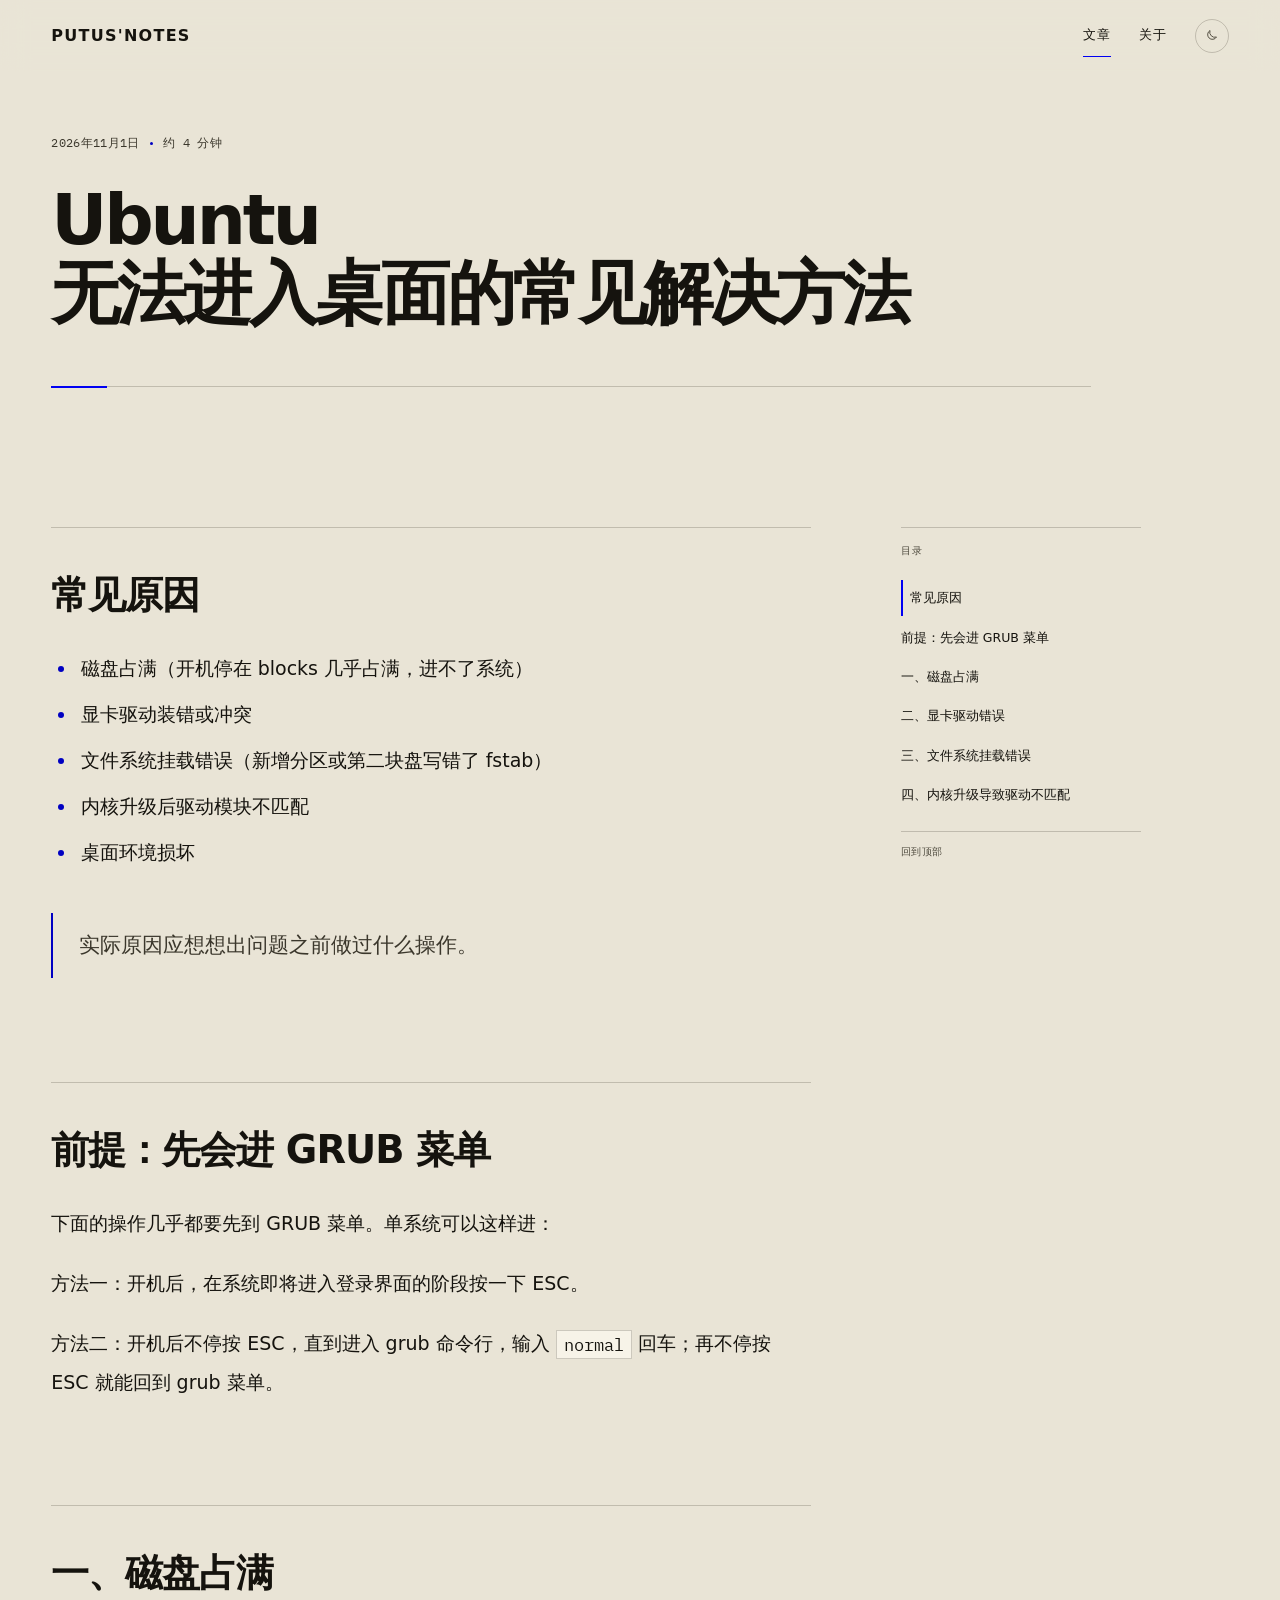
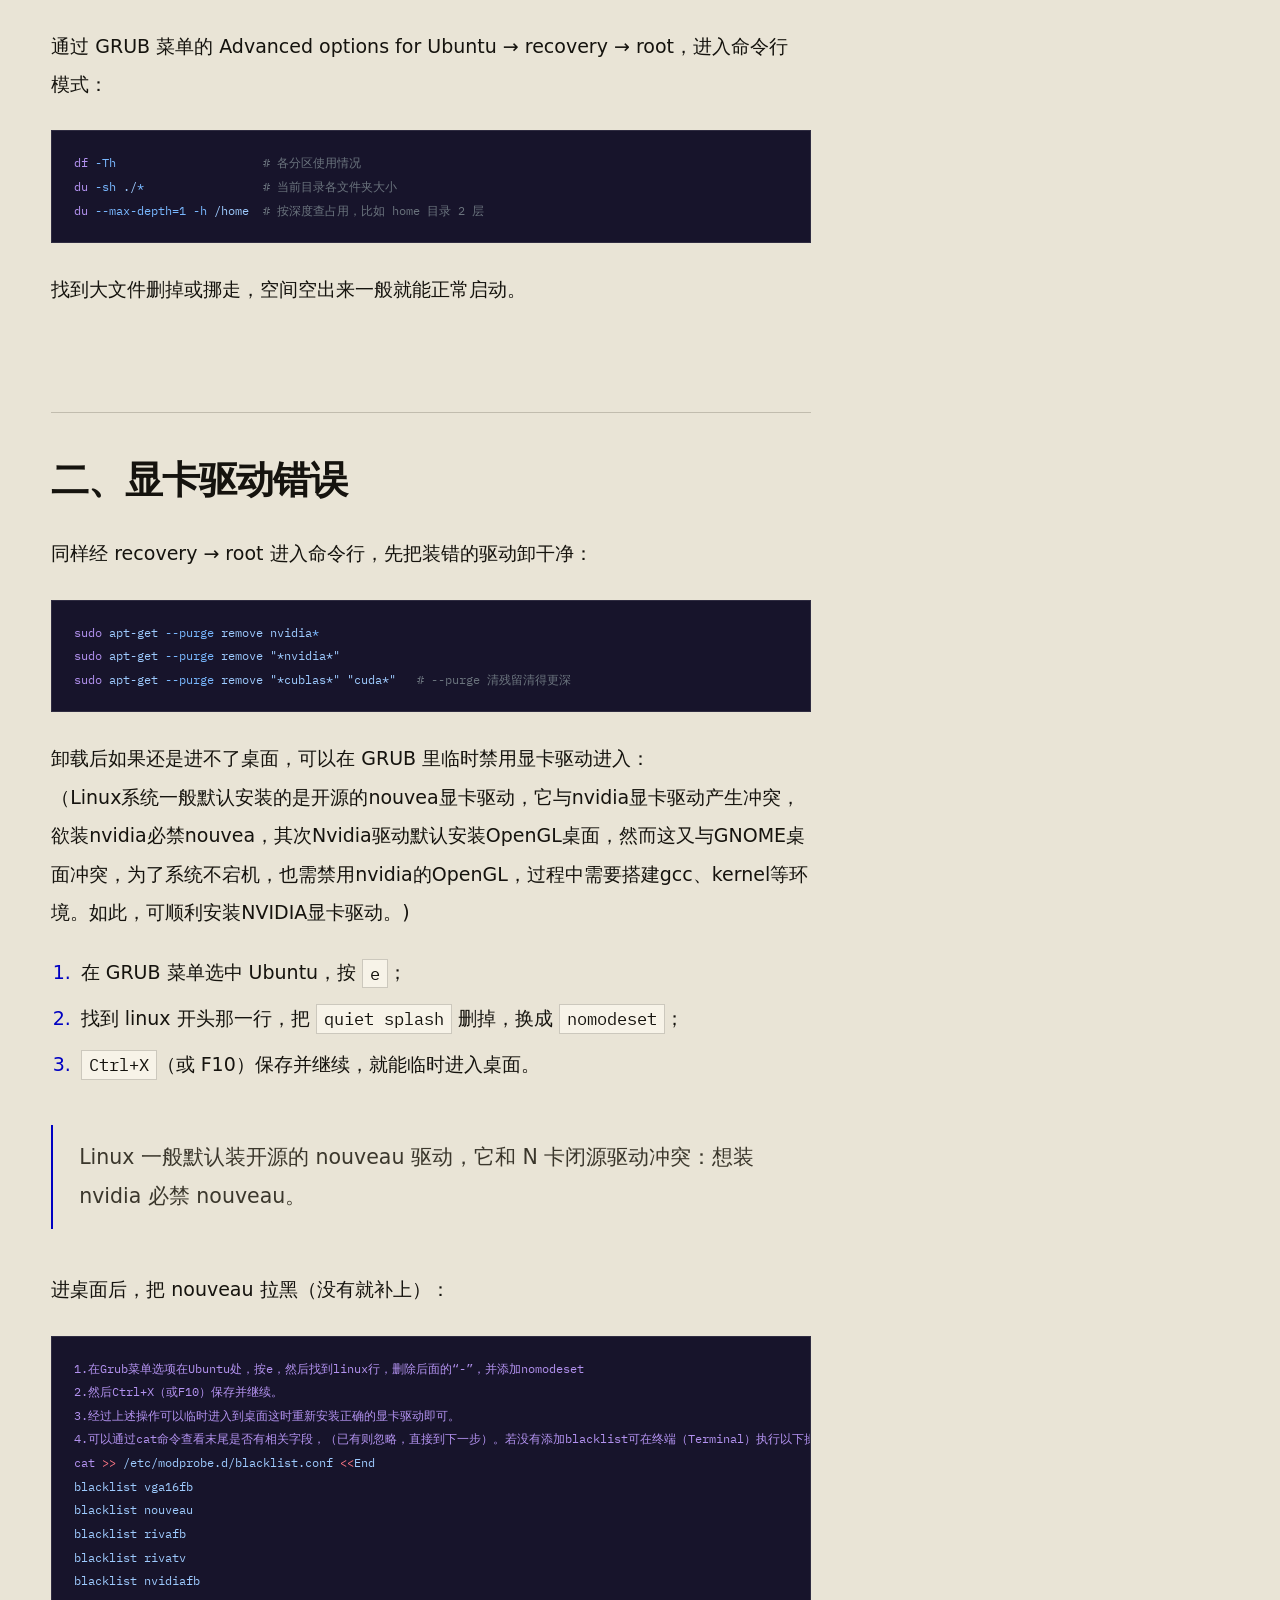
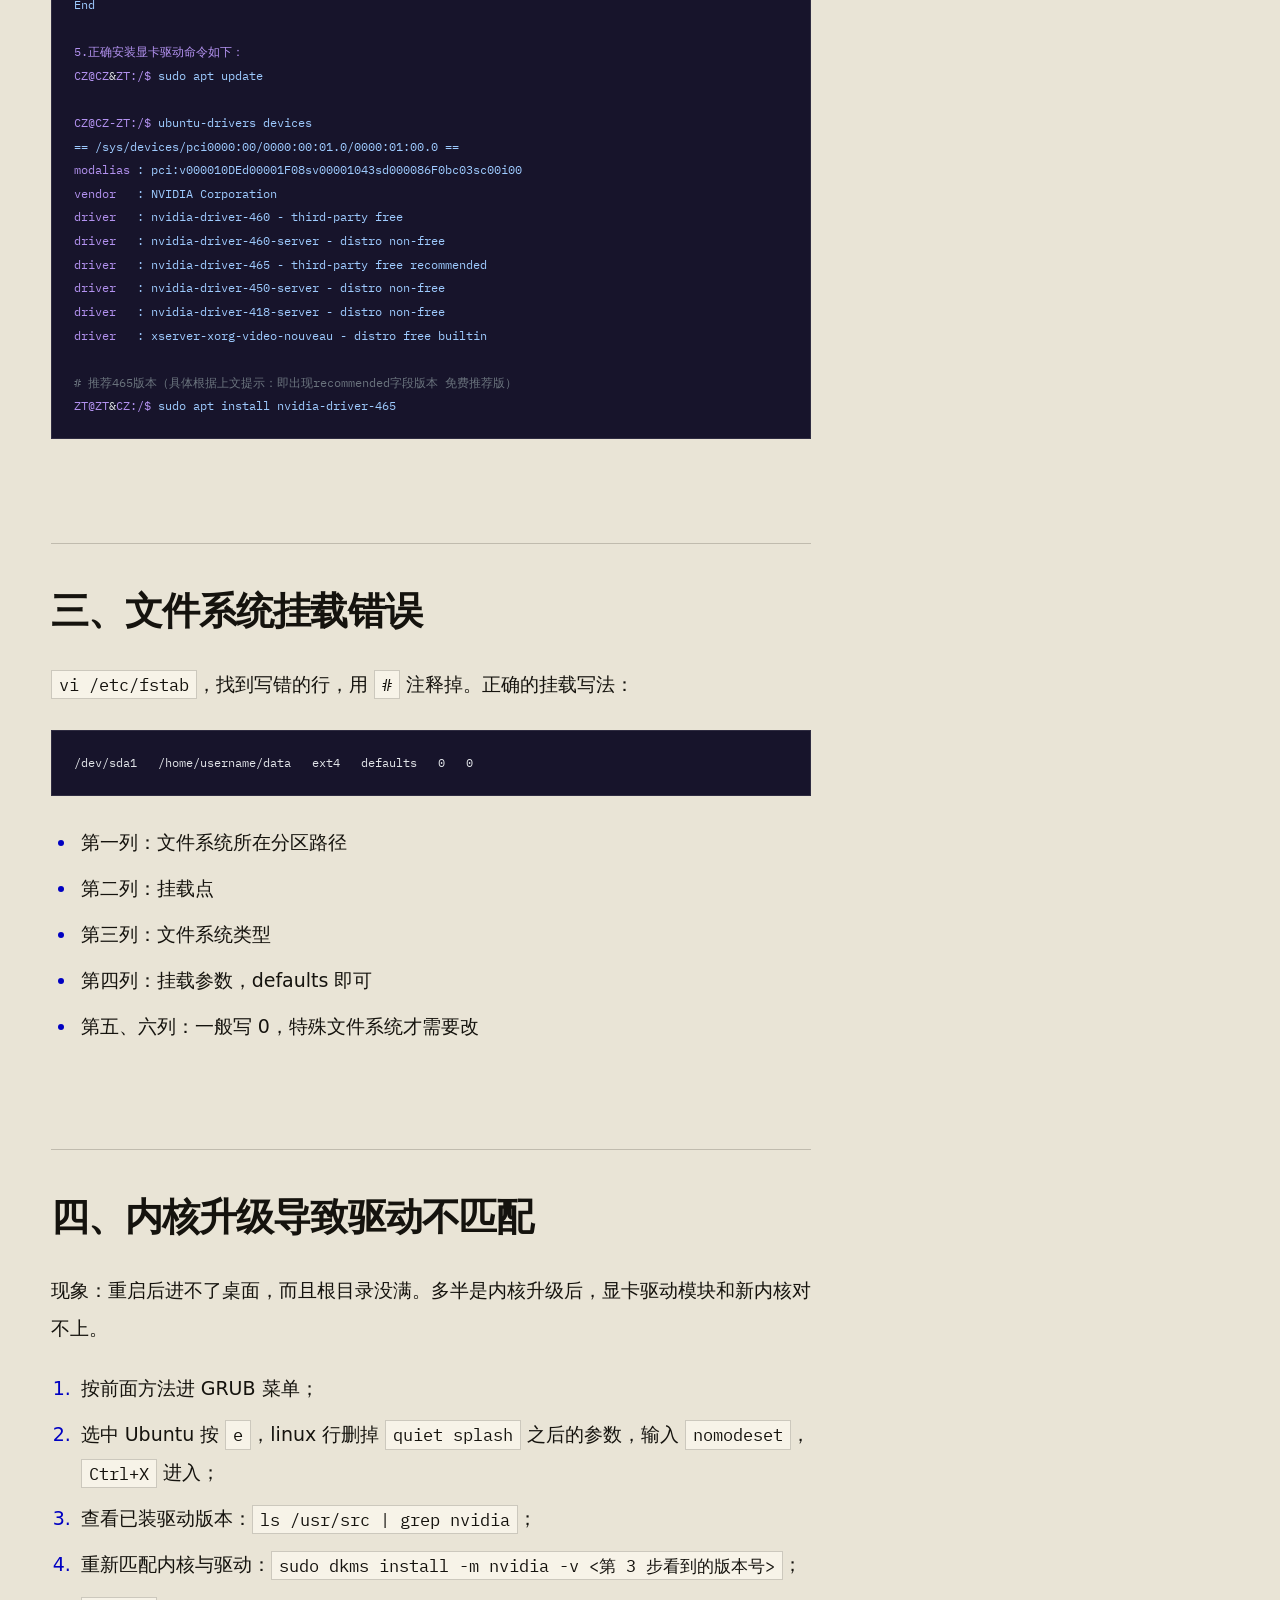
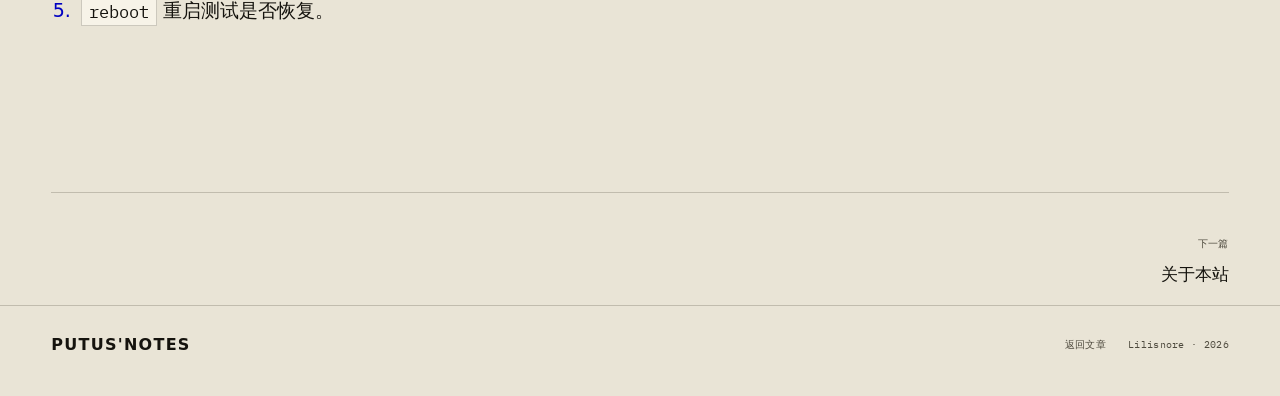
<file: posts/ubuntu.html>
<!DOCTYPE html><html lang="zh-CN"><head><meta charset="utf-8"><meta name="viewport" content="width=device-width, initial-scale=1"><title>Ubuntu 无法进入桌面的常见解决方法 · Putus Blog</title><meta name="description" content="常见原因 磁盘占满（开机停在 blocks 几乎占满，进不了系统） 显卡驱动装错或冲突 文件系统挂载错误（新增分区或第二块盘写错了 fstab） 内核升级后驱动模块不匹配 桌面环境…"><meta name="color-scheme" content="light dark"><meta name="theme-color" content="#0d0d24"><link rel="canonical" href="https://putuus.github.io/posts/ubuntu.html"><meta property="og:title" content="Ubuntu 无法进入桌面的常见解决方法 · Putus Blog"><meta property="og:description" content="常见原因 磁盘占满（开机停在 blocks 几乎占满，进不了系统） 显卡驱动装错或冲突 文件系统挂载错误（新增分区或第二块盘写错了 fstab） 内核升级后驱动模块不匹配 桌面环境…"><meta property="og:type" content="article"><meta property="og:url" content="https://putuus.github.io/posts/ubuntu.html"><meta property="article:published_time" content="2026-11-01"><script>
      (function () {
        try {
          var d = document.documentElement;
          var s = null;
          try { s = localStorage.getItem('theme'); } catch (e) {}
          if (s !== 'day' && s !== 'night') s = d.getAttribute('data-theme');
          if (s !== 'day' && s !== 'night') {
            s = (window.matchMedia && matchMedia('(prefers-color-scheme: dark)').matches) ? 'night' : 'day';
          }
          d.setAttribute('data-theme', s);
          var m = document.querySelector('meta[name="theme-color"]');
          if (m) m.setAttribute('content', s === 'night' ? '#0d0d24' : '#e9e4d6');
        } catch (e) {}
      })();
    </script><link rel="preconnect" href="https://fonts.googleapis.com"><link rel="preconnect" href="https://fonts.gstatic.com" crossorigin><link rel="stylesheet" href="https://fonts.googleapis.com/css2?family=IBM+Plex+Mono:wght@400;500&display=swap"><link rel="stylesheet" href="/assets/post.css?v=ede4b51f"><link rel="icon" type="image/png" sizes="64x64" href="/assets/favicon.png"><link rel="apple-touch-icon" href="/assets/apple-touch-icon.png"><script src="/assets/theme.js?v=76b35699" defer></script></head><body class="is-post hermes-post"><div class="post-progress" aria-hidden="true"><span data-post-progress></span></div><header class="post-header" data-post-header><a class="post-brand" href="/">Putus&#39;Notes</a><nav class="post-header__nav" aria-label="主导航"><a href="/" aria-current="page">文章</a><a href="/about.html">关于</a><button class="theme-toggle" type="button" data-theme-toggle aria-label="切换到夜晚模式"><svg class="theme-toggle__sun" viewBox="0 0 24 24" fill="none" stroke="currentColor" stroke-width="1.5" stroke-linecap="round" aria-hidden="true"><circle cx="12" cy="12" r="3.6"></circle><path d="M12 2.6v2.2M12 19.2v2.2M2.6 12h2.2M19.2 12h2.2M5.3 5.3l1.6 1.6M17.1 17.1l1.6 1.6M18.7 5.3l-1.6 1.6M6.9 17.1l-1.6 1.6"></path></svg><svg class="theme-toggle__moon" viewBox="0 0 24 24" fill="none" stroke="currentColor" stroke-width="1.5" stroke-linejoin="round" aria-hidden="true"><path d="M20 14.4A8.2 8.2 0 0 1 9.6 4a7.6 7.6 0 1 0 10.4 10.4Z"></path></svg></button></nav></header><main class="post-main" id="top"><article class="post-shell"><header class="post-hero"><div class="post-meta"><time datetime="2026-11-01">2026年11月1日</time><span class="post-meta__dot" aria-hidden="true"></span><span>约 4 分钟</span></div><h1>Ubuntu 无法进入桌面的常见解决方法</h1><div class="post-hero__rule" aria-hidden="true"></div></header><details class="post-toc-mobile"><summary>目录</summary><ol><li class="post-toc-mobile__item post-toc-mobile__item--2"><a href="#常见原因">常见原因</a></li><li class="post-toc-mobile__item post-toc-mobile__item--2"><a href="#前提先会进-grub-菜单">前提：先会进 GRUB 菜单</a></li><li class="post-toc-mobile__item post-toc-mobile__item--2"><a href="#一磁盘占满">一、磁盘占满</a></li><li class="post-toc-mobile__item post-toc-mobile__item--2"><a href="#二显卡驱动错误">二、显卡驱动错误</a></li><li class="post-toc-mobile__item post-toc-mobile__item--2"><a href="#三文件系统挂载错误">三、文件系统挂载错误</a></li><li class="post-toc-mobile__item post-toc-mobile__item--2"><a href="#四内核升级导致驱动不匹配">四、内核升级导致驱动不匹配</a></li></ol></details><div class="post-grid"><div class="post-prose"><h2 id="常见原因">常见原因</h2>
<ul>
<li>磁盘占满（开机停在 blocks 几乎占满，进不了系统）</li>
<li>显卡驱动装错或冲突</li>
<li>文件系统挂载错误（新增分区或第二块盘写错了 fstab）</li>
<li>内核升级后驱动模块不匹配</li>
<li>桌面环境损坏</li>
</ul>
<blockquote>
<p>实际原因应想想出问题之前做过什么操作。</p>
</blockquote>
<h2 id="前提先会进-grub-菜单">前提：先会进 GRUB 菜单</h2>
<p>下面的操作几乎都要先到 GRUB 菜单。单系统可以这样进：</p>
<p>方法一：开机后，在系统即将进入登录界面的阶段按一下 ESC。</p>
<p>方法二：开机后不停按 ESC，直到进入 grub 命令行，输入 <code>normal</code> 回车；再不停按 ESC 就能回到 grub 菜单。</p>
<h2 id="一磁盘占满">一、磁盘占满</h2>
<p>通过 GRUB 菜单的 Advanced options for Ubuntu → recovery → root，进入命令行模式：</p>
<pre class="astro-code github-dark" style="background-color:#24292e;color:#e1e4e8; overflow-x: auto;" tabindex="0" data-language="bash"><code><span class="line"><span style="color:#B392F0">df</span><span style="color:#79B8FF"> -Th</span><span style="color:#6A737D">                     # 各分区使用情况</span></span>
<span class="line"><span style="color:#B392F0">du</span><span style="color:#79B8FF"> -sh</span><span style="color:#9ECBFF"> ./</span><span style="color:#79B8FF">*</span><span style="color:#6A737D">                 # 当前目录各文件夹大小</span></span>
<span class="line"><span style="color:#B392F0">du</span><span style="color:#79B8FF"> --max-depth=1</span><span style="color:#79B8FF"> -h</span><span style="color:#9ECBFF"> /home</span><span style="color:#6A737D">  # 按深度查占用，比如 home 目录 2 层</span></span></code></pre>
<p>找到大文件删掉或挪走，空间空出来一般就能正常启动。</p>
<h2 id="二显卡驱动错误">二、显卡驱动错误</h2>
<p>同样经 recovery → root 进入命令行，先把装错的驱动卸干净：</p>
<pre class="astro-code github-dark" style="background-color:#24292e;color:#e1e4e8; overflow-x: auto;" tabindex="0" data-language="bash"><code><span class="line"><span style="color:#B392F0">sudo</span><span style="color:#9ECBFF"> apt-get</span><span style="color:#79B8FF"> --purge</span><span style="color:#9ECBFF"> remove</span><span style="color:#9ECBFF"> nvidia</span><span style="color:#79B8FF">*</span></span>
<span class="line"><span style="color:#B392F0">sudo</span><span style="color:#9ECBFF"> apt-get</span><span style="color:#79B8FF"> --purge</span><span style="color:#9ECBFF"> remove</span><span style="color:#9ECBFF"> "*nvidia*"</span></span>
<span class="line"><span style="color:#B392F0">sudo</span><span style="color:#9ECBFF"> apt-get</span><span style="color:#79B8FF"> --purge</span><span style="color:#9ECBFF"> remove</span><span style="color:#9ECBFF"> "*cublas*"</span><span style="color:#9ECBFF"> "cuda*"</span><span style="color:#6A737D">   # --purge 清残留清得更深</span></span></code></pre>
<p>卸载后如果还是进不了桌面，可以在 GRUB 里临时禁用显卡驱动进入：<br>
（Linux系统一般默认安装的是开源的nouvea显卡驱动，它与nvidia显卡驱动产生冲突，欲装nvidia必禁nouvea，其次Nvidia驱动默认安装OpenGL桌面，然而这又与GNOME桌面冲突，为了系统不宕机，也需禁用nvidia的OpenGL，过程中需要搭建gcc、kernel等环境。如此，可顺利安装NVIDIA显卡驱动。)</p>
<ol>
<li>在 GRUB 菜单选中 Ubuntu，按 <code>e</code>；</li>
<li>找到 linux 开头那一行，把 <code>quiet splash</code> 删掉，换成 <code>nomodeset</code>；</li>
<li><code>Ctrl+X</code>（或 F10）保存并继续，就能临时进入桌面。</li>
</ol>
<blockquote>
<p>Linux 一般默认装开源的 nouveau 驱动，它和 N 卡闭源驱动冲突：想装 nvidia 必禁 nouveau。</p>
</blockquote>
<p>进桌面后，把 nouveau 拉黑（没有就补上）：</p>
<pre class="astro-code github-dark" style="background-color:#24292e;color:#e1e4e8; overflow-x: auto;" tabindex="0" data-language="bash"><code><span class="line"><span style="color:#B392F0">1.在Grub菜单选项在Ubuntu处，按e，然后找到linux行，删除后面的“-”，并添加nomodeset</span></span>
<span class="line"><span style="color:#B392F0">2.然后Ctrl+X（或F10）保存并继续。</span></span>
<span class="line"><span style="color:#B392F0">3.经过上述操作可以临时进入到桌面这时重新安装正确的显卡驱动即可。</span></span>
<span class="line"><span style="color:#B392F0">4.可以通过cat命令查看末尾是否有相关字段，（已有则忽略，直接到下一步）。若没有添加blacklist可在终端（Terminal）执行以下操作：</span></span>
<span class="line"><span style="color:#B392F0">cat</span><span style="color:#F97583"> >></span><span style="color:#9ECBFF"> /etc/modprobe.d/blacklist.conf</span><span style="color:#F97583"> &#x3C;&#x3C;</span><span style="color:#9ECBFF">End</span></span>
<span class="line"><span style="color:#9ECBFF">blacklist vga16fb</span></span>
<span class="line"><span style="color:#9ECBFF">blacklist nouveau</span></span>
<span class="line"><span style="color:#9ECBFF">blacklist rivafb</span></span>
<span class="line"><span style="color:#9ECBFF">blacklist rivatv</span></span>
<span class="line"><span style="color:#9ECBFF">blacklist nvidiafb</span></span>
<span class="line"><span style="color:#9ECBFF">End</span></span>
<span class="line"></span>
<span class="line"><span style="color:#B392F0">5.正确安装显卡驱动命令如下：</span></span>
<span class="line"><span style="color:#B392F0">CZ@CZ</span><span style="color:#E1E4E8">&#x26;</span><span style="color:#B392F0">ZT:/$</span><span style="color:#9ECBFF"> sudo</span><span style="color:#9ECBFF"> apt</span><span style="color:#9ECBFF"> update</span></span>
<span class="line"></span>
<span class="line"><span style="color:#B392F0">CZ@CZ-ZT:/$</span><span style="color:#9ECBFF"> ubuntu-drivers</span><span style="color:#9ECBFF"> devices</span></span>
<span class="line"><span style="color:#9ECBFF">==</span><span style="color:#9ECBFF"> /sys/devices/pci0000:00/0000:00:01.0/0000:01:00.0</span><span style="color:#9ECBFF"> ==</span></span>
<span class="line"><span style="color:#B392F0">modalias</span><span style="color:#9ECBFF"> :</span><span style="color:#9ECBFF"> pci:v000010DEd00001F08sv00001043sd000086F0bc03sc00i00</span></span>
<span class="line"><span style="color:#B392F0">vendor</span><span style="color:#9ECBFF">   :</span><span style="color:#9ECBFF"> NVIDIA</span><span style="color:#9ECBFF"> Corporation</span></span>
<span class="line"><span style="color:#B392F0">driver</span><span style="color:#9ECBFF">   :</span><span style="color:#9ECBFF"> nvidia-driver-460</span><span style="color:#9ECBFF"> -</span><span style="color:#9ECBFF"> third-party</span><span style="color:#9ECBFF"> free</span></span>
<span class="line"><span style="color:#B392F0">driver</span><span style="color:#9ECBFF">   :</span><span style="color:#9ECBFF"> nvidia-driver-460-server</span><span style="color:#9ECBFF"> -</span><span style="color:#9ECBFF"> distro</span><span style="color:#9ECBFF"> non-free</span></span>
<span class="line"><span style="color:#B392F0">driver</span><span style="color:#9ECBFF">   :</span><span style="color:#9ECBFF"> nvidia-driver-465</span><span style="color:#9ECBFF"> -</span><span style="color:#9ECBFF"> third-party</span><span style="color:#9ECBFF"> free</span><span style="color:#9ECBFF"> recommended</span></span>
<span class="line"><span style="color:#B392F0">driver</span><span style="color:#9ECBFF">   :</span><span style="color:#9ECBFF"> nvidia-driver-450-server</span><span style="color:#9ECBFF"> -</span><span style="color:#9ECBFF"> distro</span><span style="color:#9ECBFF"> non-free</span></span>
<span class="line"><span style="color:#B392F0">driver</span><span style="color:#9ECBFF">   :</span><span style="color:#9ECBFF"> nvidia-driver-418-server</span><span style="color:#9ECBFF"> -</span><span style="color:#9ECBFF"> distro</span><span style="color:#9ECBFF"> non-free</span></span>
<span class="line"><span style="color:#B392F0">driver</span><span style="color:#9ECBFF">   :</span><span style="color:#9ECBFF"> xserver-xorg-video-nouveau</span><span style="color:#9ECBFF"> -</span><span style="color:#9ECBFF"> distro</span><span style="color:#9ECBFF"> free</span><span style="color:#9ECBFF"> builtin</span></span>
<span class="line"></span>
<span class="line"><span style="color:#6A737D"># 推荐465版本（具体根据上文提示：即出现recommended字段版本 免费推荐版）</span></span>
<span class="line"><span style="color:#B392F0">ZT@ZT</span><span style="color:#E1E4E8">&#x26;</span><span style="color:#B392F0">CZ:/$</span><span style="color:#9ECBFF"> sudo</span><span style="color:#9ECBFF"> apt</span><span style="color:#9ECBFF"> install</span><span style="color:#9ECBFF"> nvidia-driver-465</span></span></code></pre>
<h2 id="三文件系统挂载错误">三、文件系统挂载错误</h2>
<p><code>vi /etc/fstab</code>，找到写错的行，用 <code>#</code> 注释掉。正确的挂载写法：</p>
<pre class="astro-code github-dark" style="background-color:#24292e;color:#e1e4e8; overflow-x: auto;" tabindex="0" data-language="plaintext"><code><span class="line"><span>/dev/sda1   /home/username/data   ext4   defaults   0   0</span></span></code></pre>
<ul>
<li>第一列：文件系统所在分区路径</li>
<li>第二列：挂载点</li>
<li>第三列：文件系统类型</li>
<li>第四列：挂载参数，defaults 即可</li>
<li>第五、六列：一般写 0，特殊文件系统才需要改</li>
</ul>
<h2 id="四内核升级导致驱动不匹配">四、内核升级导致驱动不匹配</h2>
<p>现象：重启后进不了桌面，而且根目录没满。多半是内核升级后，显卡驱动模块和新内核对不上。</p>
<ol>
<li>按前面方法进 GRUB 菜单；</li>
<li>选中 Ubuntu 按 <code>e</code>，linux 行删掉 <code>quiet splash</code> 之后的参数，输入 <code>nomodeset</code>，<code>Ctrl+X</code> 进入；</li>
<li>查看已装驱动版本：<code>ls /usr/src | grep nvidia</code>；</li>
<li>重新匹配内核与驱动：<code>sudo dkms install -m nvidia -v &#x3C;第 3 步看到的版本号></code>；</li>
<li><code>reboot</code> 重启测试是否恢复。</li>
</ol></div><aside class="post-rail" aria-label="文章目录"><div class="post-rail__sticky"><p class="post-rail__title">目录</p><nav><ol><li class="post-rail__item post-rail__item--2"><a href="#常见原因" data-post-toc-link>常见原因</a></li><li class="post-rail__item post-rail__item--2"><a href="#前提先会进-grub-菜单" data-post-toc-link>前提：先会进 GRUB 菜单</a></li><li class="post-rail__item post-rail__item--2"><a href="#一磁盘占满" data-post-toc-link>一、磁盘占满</a></li><li class="post-rail__item post-rail__item--2"><a href="#二显卡驱动错误" data-post-toc-link>二、显卡驱动错误</a></li><li class="post-rail__item post-rail__item--2"><a href="#三文件系统挂载错误" data-post-toc-link>三、文件系统挂载错误</a></li><li class="post-rail__item post-rail__item--2"><a href="#四内核升级导致驱动不匹配" data-post-toc-link>四、内核升级导致驱动不匹配</a></li></ol></nav><a class="post-rail__top" href="#top">回到顶部</a></div></aside></div><nav class="post-siblings" aria-label="文章导航"><span class="post-sibling post-sibling--empty"></span><a href="/posts/post-2026-10-28-alubc.html" class="post-sibling post-sibling--next"><span>下一篇</span><strong>关于本站</strong></a></nav></article></main><footer class="post-footer"><a class="post-brand" href="/">Putus&#39;Notes</a><div><a href="/">返回文章</a><span>Lilisnore · 2026</span></div></footer><script>/* Hermes 风格文章页：进度、目录高亮、页眉吸顶。无依赖。 */
(() => {
  'use strict';

  const boot = () => {
    if (!document.body || !document.body.classList.contains('hermes-post')) return;

    const header = document.querySelector('[data-post-header]');
    const bar = document.querySelector('[data-post-progress]');
    const links = [...document.querySelectorAll('[data-post-toc-link]')];
    const headings = [...document.querySelectorAll('.post-prose h2, .post-prose h3')];
    const byId = new Map(links.map((link) => [link.getAttribute('href')?.slice(1), link]));

    const setActive = () => {
      if (!headings.length || !links.length) return;
      let active = null;
      for (const heading of headings) {
        if (heading.getBoundingClientRect().top <= 120) {
          active = byId.get(heading.id) || active;
        }
      }
      if (!active && window.scrollY < 80) active = links[0];
      links.forEach((link) => link.classList.toggle('is-active', link === active));
    };

    const paint = () => {
      if (header) header.classList.toggle('is-stuck', window.scrollY > 8);
      if (bar) {
        const max = document.documentElement.scrollHeight - window.innerHeight;
        const value = max > 0 ? Math.max(0, Math.min(1, window.scrollY / max)) : 0;
        bar.style.transform = `scaleX(${value.toFixed(4)})`;
      }
      setActive();
    };

    window.addEventListener('scroll', paint, { passive: true });
    window.addEventListener('resize', paint);
    paint();
  };

  if (document.readyState === 'loading') {
    document.addEventListener('DOMContentLoaded', boot, { once: true });
  } else {
    boot();
  }
})();
</script></body></html>
</file>
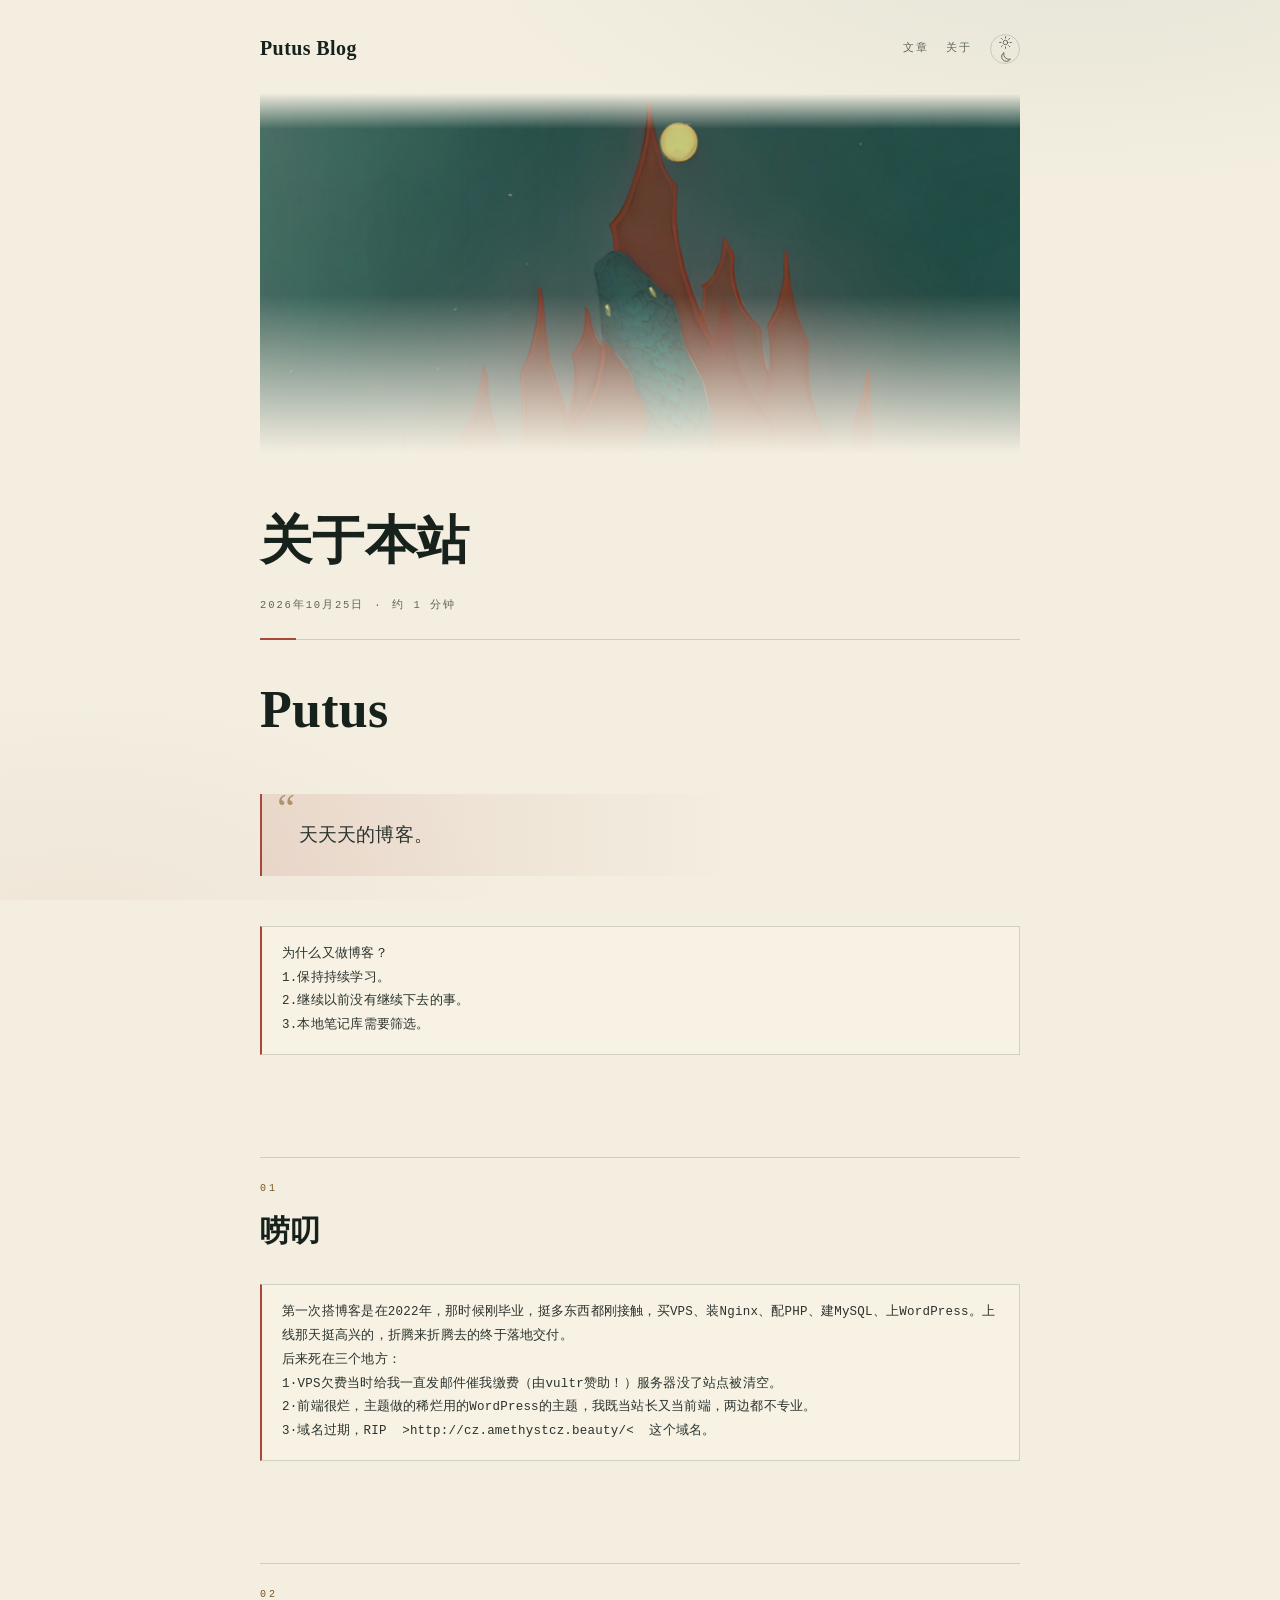
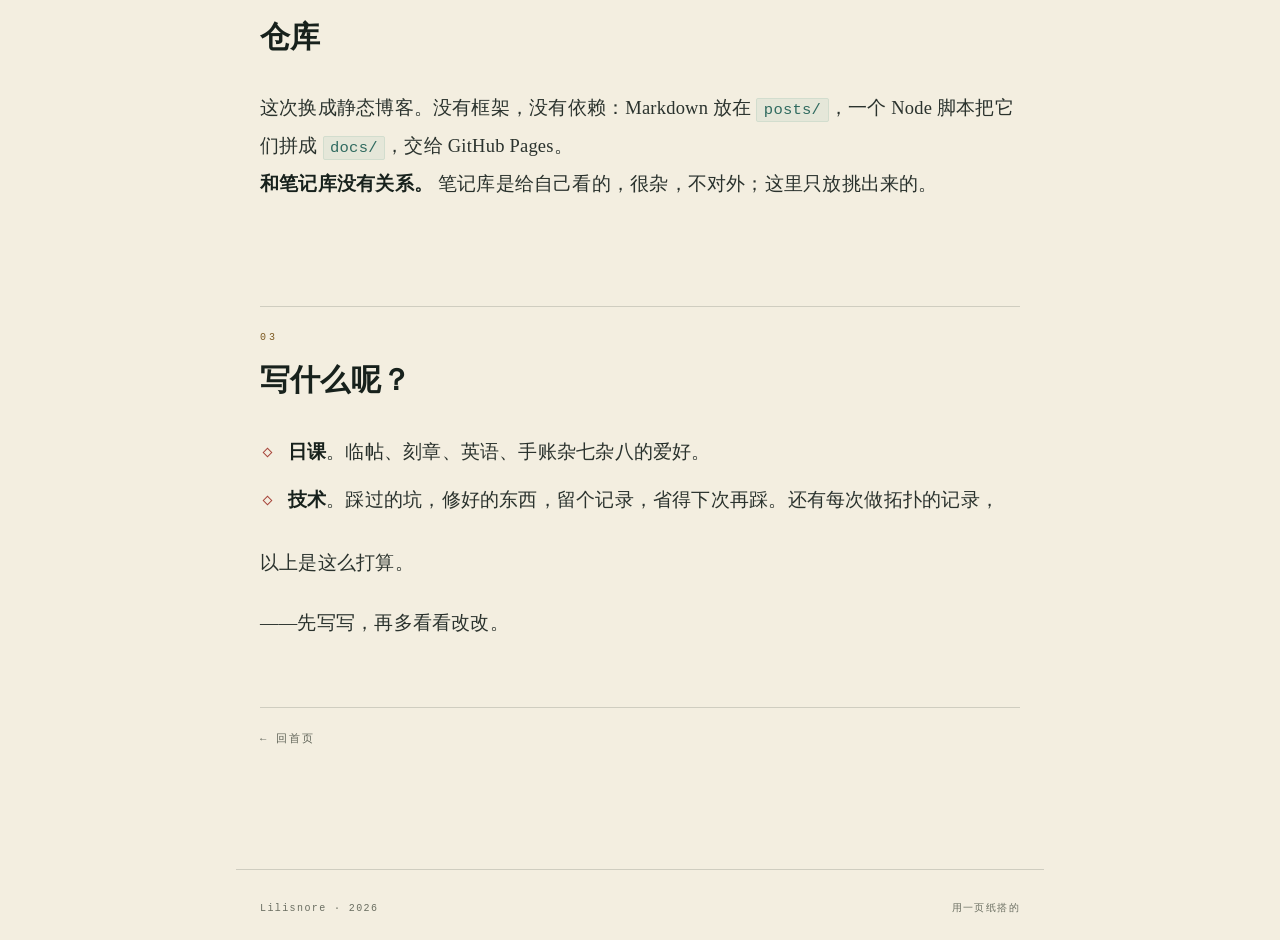
<file: docs/posts/post-2026-10-25-alubc.html>
<!doctype html>
<html lang="zh-CN">
<head>
<meta charset="utf-8">
<meta name="viewport" content="width=device-width, initial-scale=1">
<title>关于本站 · Putus Blog</title>
<meta name="description" content="Putus 天天天的博客。 为什么又做博客？1.保持持续学习。2.继续以前没有继续下去的事。3.本地笔记库需要筛选。 唠叨 第一次搭博客是在2022年，那时候刚毕业，挺多东西都刚接…">
<meta name="color-scheme" content="light dark">
<script>(function(){try{var d=document.documentElement,s=null;try{s=localStorage.getItem('theme')}catch(e){}if(s!=='day'&&s!=='night')s=d.getAttribute('data-theme');if(s!=='day'&&s!=='night')s=(window.matchMedia&&matchMedia('(prefers-color-scheme: dark)').matches)?'night':'day';d.setAttribute('data-theme',s);}catch(e){}})();</script>
<link rel="stylesheet" href="../assets/style.css">
<link rel="stylesheet" href="../assets/serpent.css">
<meta name="theme-color" content="#f4f0e1">
<script src="../assets/theme.js" defer></script>
<script src="../assets/serpent.js" defer></script>
<link rel="icon" type="image/png" sizes="64x64" href="../assets/favicon.png">
<link rel="apple-touch-icon" href="../assets/apple-touch-icon.png">
</head>
<body class="is-post">
<header class="site">
  <a class="brand" href="../index.html">Putus Blog</a>
  <nav>
    <a href="../index.html">文章</a>
    <a href="../about.html">关于</a>
    <button class="theme-toggle" type="button" data-theme-toggle aria-label="切换到夜晚模式">
    <svg class="theme-toggle__sun" viewBox="0 0 24 24" fill="none" stroke="currentColor" stroke-width="1.5" stroke-linecap="round" aria-hidden="true"><circle cx="12" cy="12" r="3.6"/><path d="M12 2.6v2.2M12 19.2v2.2M2.6 12h2.2M19.2 12h2.2M5.3 5.3l1.6 1.6M17.1 17.1l1.6 1.6M18.7 5.3l-1.6 1.6M6.9 17.1l-1.6 1.6"/></svg>
    <svg class="theme-toggle__moon" viewBox="0 0 24 24" fill="none" stroke="currentColor" stroke-width="1.5" stroke-linejoin="round" aria-hidden="true"><path d="M20 14.4A8.2 8.2 0 0 1 9.6 4a7.6 7.6 0 1 0 10.4 10.4Z"/></svg>
  </button>
  </nav>
</header>
<main>
<article class="post">
  <figure class="sf-cover">
    <img src="../assets/serpent-hero.jpg" alt="蛇焰峰：青蛇、赤峰与淡月">
    <figcaption class="sf-cover__cap"><span>Serpent Flame Peaks</span><span class="cn">蛇焰峰</span></figcaption>
  </figure>
  <header>
    <h1>关于本站</h1>
    <p class="meta"><time datetime="2026-10-25">2026年10月25日</time></p>
  </header>
  <div class="prose">
<h1>Putus</h1>
<blockquote>
<p>天天天的博客。</p>
</blockquote>
<p>为什么又做博客？<br>1.保持持续学习。<br>2.继续以前没有继续下去的事。<br>3.本地笔记库需要筛选。</p>
<h2>唠叨</h2>
<p>第一次搭博客是在2022年，那时候刚毕业，挺多东西都刚接触，买VPS、装Nginx、配PHP、建MySQL、上WordPress。上线那天挺高兴的，折腾来折腾去的终于落地交付。<br>后来死在三个地方：<br>1·VPS欠费当时给我一直发邮件催我缴费（由vultr赞助！）服务器没了站点被清空。<br>2·前端很烂，主题做的稀烂用的WordPress的主题，我既当站长又当前端，两边都不专业。<br>3·域名过期，RIP  &gt;http://cz.amethystcz.beauty/&lt;  这个域名。</p>
<h2>仓库</h2>
<p>这次换成静态博客。没有框架，没有依赖：Markdown 放在 <code>posts/</code>，一个 Node 脚本把它们拼成 <code>docs/</code>，交给 GitHub Pages。<br><strong>和笔记库没有关系。</strong> 笔记库是给自己看的，很杂，不对外；这里只放挑出来的。</p>
<h2>写什么呢？</h2>
<ul>
<li><strong>日课</strong>。临帖、刻章、英语、手账杂七杂八的爱好。</li>
<li><strong>技术</strong>。踩过的坑，修好的东西，留个记录，省得下次再踩。还有每次做拓扑的记录，</li>
</ul>
<p>以上是这么打算。</p>
<p>——先写写，再多看看改改。</p>
  </div>
  <nav class="post-nav"><a href="../index.html">← 回首页</a></nav>
</article>
</main>
<footer class="site">
  <span>Lilisnore · 2026</span>
  <span>用一页纸搭的</span>
</footer>
</body>
</html>
</file>
<file: assets/style.css>
/* ==========================================================
   Lilisnore · 夜海青绿
   白天淡彩、夜晚重彩；两套颜料都在这一个文件里换。
   ========================================================== */

:root {
  color-scheme: light;

  /* 白天：玉龙 · 青玉、米白、朱砂 */
  --paper: #f3eee0;
  --paper-2: #ebe5d3;
  --ink: #1e3a3a;
  --ink-strong: #132d2d;
  --muted: #55685f;
  --line: #d9d1bb;
  --accent: #b4452f;
  --accent-soft: #d98a74;
  --code-bg: #ebe5d4;
  --thead: #efe9d8;
  --tint: rgba(180, 69, 47, .05);
  --gold: #b8892f;
  --gold-line: rgba(180, 69, 47, .3);
  --seal: #a8473c;
  --shadow: rgba(20, 50, 48, .18);
  --meta: #f3eee0;
  --max: 660px;
  --max-post: 860px;

  --home-bg: #427175;
  --orb-ring: rgba(248, 240, 218, .68);
  --hero-ink: #f8f0da;
  --hero-muted: rgba(248, 240, 218, .8);
  --hero-line: rgba(248, 240, 218, .52);
  --hero-hover: rgba(224, 74, 46, .22);
  --hero-dim: rgba(16, 44, 44, .72);
}

:root[data-theme="night"] {
  color-scheme: dark;

  /* 夜晚：白虎 · 墨、骨白、金 */
  --paper: #0a0c09;
  --paper-2: #070806;
  --ink: #e7dcc3;
  --ink-strong: #f2e8d0;
  --muted: #9c927a;
  --line: #2a2a20;
  --accent: #d8b96f;
  --accent-soft: #e3c78a;
  --code-bg: #10120d;
  --thead: #12140e;
  --tint: rgba(216, 185, 111, .06);
  --gold: #d8b96f;
  --gold-line: rgba(216, 185, 111, .3);
  --seal: #b34a3d;
  --shadow: rgba(0, 0, 0, .6);
  --meta: #0a0c09;

  --home-bg: #0a0c09;
  --orb-ring: rgba(216, 185, 111, .68);
  --hero-ink: #efe5cd;
  --hero-muted: rgba(230, 219, 194, .8);
  --hero-line: rgba(216, 185, 111, .45);
  --hero-hover: rgba(216, 185, 111, .12);
  --hero-dim: rgba(216, 185, 111, .55);
}

* { box-sizing: border-box; }

html {
  -webkit-text-size-adjust: 100%;
  background: var(--paper);
  scroll-behavior: smooth;
}

body {
  margin: 0;
  background: var(--paper);
  color: var(--ink);
  font-family: "PingFang SC", "Microsoft YaHei", "Noto Sans SC", system-ui, -apple-system, sans-serif;
  font-size: 17px;
  line-height: 1.85;
  -webkit-font-smoothing: antialiased;
  transition: background-color .4s ease, color .4s ease;
}

a { color: var(--accent); text-decoration: none; }
a:hover { text-decoration: underline; text-underline-offset: 3px; }

::selection { background: var(--accent-soft); color: var(--ink-strong); }

:focus-visible {
  outline: 2px solid var(--accent);
  outline-offset: 3px;
  border-radius: 2px;
}

/* ---------- 页眉页脚 ---------- */

.site {
  max-width: var(--max);
  margin: 0 auto;
  padding: 30px 22px 0;
  display: flex;
  align-items: center;
  justify-content: space-between;
  gap: 16px;
}

.site .brand {
  font-family: "Songti SC", "STSong", "SimSun", "Noto Serif SC", Georgia, serif;
  font-size: 20px;
  font-weight: 600;
  color: var(--ink);
  letter-spacing: .02em;
}

.site nav {
  display: flex;
  align-items: center;
  gap: 18px;
  font-size: 14px;
  color: var(--muted);
}
.site nav a { color: var(--muted); }
.site nav a:hover { color: var(--accent); text-decoration: none; }

main {
  max-width: var(--max);
  margin: 0 auto;
  padding: 48px 22px 64px;
}

body.is-post main,
body.is-post .site {
  max-width: var(--max-post);
}

footer.site {
  border-top: 1px solid var(--line);
  padding: 22px;
  margin-top: 24px;
  font-size: 13px;
  color: var(--muted);
}

/* ---------- 主题开关 ---------- */

.theme-toggle {
  appearance: none;
  flex: none;
  display: inline-grid;
  place-items: center;
  width: 30px;
  height: 30px;
  padding: 0;
  border: 1px solid var(--line);
  border-radius: 50%;
  background: transparent;
  color: var(--muted);
  cursor: pointer;
  transition: color .2s, border-color .2s, background .2s, transform .2s;
}

.theme-toggle:hover {
  color: var(--accent);
  border-color: var(--accent-soft);
  background: var(--tint);
}

.theme-toggle:active { transform: scale(.94); }

.theme-toggle svg {
  width: 15px;
  height: 15px;
  display: block;
  pointer-events: none;
}

.theme-toggle__moon { display: none; }
:root[data-theme="night"] .theme-toggle__sun { display: none; }
:root[data-theme="night"] .theme-toggle__moon { display: block; }

/* ---------- 文章列表 ---------- */

.intro { margin-bottom: 44px; }

.intro h1 {
  font-family: "Songti SC", "STSong", "SimSun", "Noto Serif SC", Georgia, serif;
  font-size: 34px;
  font-weight: 600;
  margin: 0 0 8px;
  letter-spacing: .02em;
}

.intro p { color: var(--muted); margin: 0; font-size: 15px; }

.list ul { list-style: none; margin: 0; padding: 0; }

.entry { border-top: 1px solid var(--line); }
.entry:last-child { border-bottom: 1px solid var(--line); }

.entry a {
  display: block;
  padding: 22px 2px;
  color: inherit;
  transition: background .2s;
}
.entry a:hover { text-decoration: none; background: var(--tint); }

.entry time {
  display: block;
  font-size: 11px;
  color: var(--muted);
  font-variant-numeric: tabular-nums;
  letter-spacing: .18em;
}

.entry h2 {
  font-family: "Songti SC", "STSong", "SimSun", "Noto Serif SC", Georgia, serif;
  font-size: 22px;
  font-weight: 600;
  margin: 5px 0 7px;
  color: var(--ink-strong);
  transition: color .15s;
}

.entry a:hover h2 { color: var(--accent); }

.entry p {
  margin: 0;
  color: var(--muted);
  font-size: 15px;
  line-height: 1.7;
}

.empty { padding: 30px 2px; color: var(--muted); }

/* ---------- 文章 ---------- */

.post header { margin-bottom: 34px; }

.post h1 {
  font-family: "Songti SC", "STSong", "SimSun", "Noto Serif SC", Georgia, serif;
  font-size: 30px;
  line-height: 1.45;
  font-weight: 600;
  margin: 0 0 10px;
  letter-spacing: .01em;
}

.post .meta {
  margin: 0;
  color: var(--muted);
  font-size: 13px;
  letter-spacing: .08em;
  font-variant-numeric: tabular-nums;
}

.prose > *:first-child { margin-top: 0; }

.prose p { margin: 0 0 1.3em; }

.prose h2 {
  font-family: "Songti SC", "STSong", "SimSun", "Noto Serif SC", Georgia, serif;
  font-size: 22px;
  margin: 2.2em 0 .8em;
  font-weight: 600;
  color: var(--ink-strong);
}

.prose h3 {
  font-size: 18px;
  margin: 1.8em 0 .6em;
  font-weight: 600;
  color: var(--ink-strong);
}

.prose h4 { font-size: 16px; margin: 1.6em 0 .5em; color: var(--ink-strong); }

.prose ul, .prose ol { margin: 0 0 1.3em; padding-left: 1.4em; }
.prose li { margin: .35em 0; }
.prose li > ul, .prose li > ol { margin: .35em 0; }

.prose blockquote {
  margin: 1.6em 0;
  padding: .2em 0 .2em 1.1em;
  border-left: 2px solid var(--accent-soft);
  color: var(--muted);
}
.prose blockquote p:last-child { margin-bottom: 0; }

.prose code {
  font-family: "JetBrains Mono", "Cascadia Mono", Consolas, "Noto Sans Mono", monospace;
  font-size: .88em;
  background: var(--code-bg);
  padding: .15em .4em;
  border-radius: 4px;
}

.prose pre {
  background: var(--code-bg);
  border: 1px solid var(--line);
  border-radius: 8px;
  padding: 14px 16px;
  overflow-x: auto;
  margin: 1.5em 0;
  line-height: 1.65;
}

.prose pre code {
  background: none;
  padding: 0;
  font-size: .86em;
  border-radius: 0;
}

.prose img {
  max-width: 100%;
  height: auto;
  border-radius: 4px;
  display: block;
  margin: 1.6em auto;
}

.prose hr {
  border: none;
  border-top: 1px solid var(--line);
  margin: 2.4em 0;
}

.prose .table-wrap { overflow-x: auto; margin: 1.6em 0; }

.prose table {
  border-collapse: collapse;
  width: 100%;
  font-size: 15px;
  line-height: 1.65;
}

.prose th, .prose td {
  border: 1px solid var(--line);
  padding: 8px 12px;
  text-align: left;
}

.prose th { background: var(--thead); font-weight: 600; }

.post-nav {
  margin-top: 52px;
  padding-top: 22px;
  border-top: 1px solid var(--line);
  font-size: 15px;
}

/* ==========================================================
   首页：夜海
   ========================================================== */

body.is-home { background: var(--home-bg); }
:root[data-theme="day"] body.is-home { background: #427175; }

.hero {
  position: fixed;
  inset: 0;
  z-index: 0;
  height: 100vh;
  height: 100svh;
  overflow: hidden;
  background: #0a0c09;
}

.scene {
  position: absolute;
  inset: 0;
  z-index: 0;
  overflow: hidden;
  background: var(--home-bg);
  pointer-events: none;
  animation: scene-in 1.2s ease both;
}

.scene__img {
  position: absolute;
  inset: 0;
  display: block;
  width: 100%;
  height: 100%;
  object-fit: cover;
  opacity: 0;
  transition: opacity .9s ease;
}

.scene__img--day { object-position: 50% 42%; }
.scene__img--night { object-position: 50% 38%; }

:root[data-theme="day"] .scene__img--day,
:root[data-theme="night"] .scene__img--night { opacity: 1; }

.scene::before,
.scene::after {
  content: "";
  position: absolute;
  inset: 0;
  z-index: 1;
  pointer-events: none;
  transition: opacity .9s ease;
}

/* 白天：左侧压一点，字压得住，画不糊 */
.scene::before {
  background:
    linear-gradient(90deg, rgba(8, 34, 36, .62) 0%, rgba(8, 34, 36, .24) 34%, transparent 58%),
    linear-gradient(180deg, rgba(8, 34, 36, .3) 0%, transparent 40%);
  opacity: 1;
}

/* 夜晚：下方压黑，金字落在虎下的黑处 */
.scene::after {
  background: linear-gradient(0deg, rgba(0, 0, 0, .72) 0%, rgba(0, 0, 0, .26) 42%, transparent 66%);
  opacity: 0;
}

:root[data-theme="night"] .scene::before { opacity: 0; }
:root[data-theme="night"] .scene::after { opacity: 1; }

/* 太阳/月亮：透明热点，按画中实际坐标 */
.scene__orb {
  position: absolute;
  z-index: 3;
  pointer-events: auto;
  transform: translate(-50%, -50%);
  padding: 0;
  border: 0;
  border-radius: 50%;
  background: transparent;
  cursor: pointer;
}

.scene__orb:hover { box-shadow: 0 0 0 1px var(--orb-ring); }
.scene__orb:focus-visible { outline: 2px solid var(--orb-ring); outline-offset: 6px; }

:root[data-theme="day"] .scene__orb--moon,
:root[data-theme="night"] .scene__orb--sun { display: none; }

/* ---------- 首页文字 ---------- */

.hero__inner {
  position: relative;
  z-index: 2;
  height: 100%;
  display: flex;
  flex-direction: column;
  align-items: flex-start;
  justify-content: center;
  padding: 8vh 6vw 12vh;
  text-align: left;
  color: var(--hero-ink);
  pointer-events: none;
}

.hero__nav,
.hero__btn,
.hero__hint { pointer-events: auto; }

.hero__nav {
  position: absolute;
  top: 28px;
  right: 32px;
  display: flex;
  align-items: center;
  gap: 24px;
  font-size: 13px;
  letter-spacing: .14em;
  animation: fade-in .9s .1s both;
}

.hero__nav a { color: var(--hero-muted); }
.hero__nav a:hover { color: var(--hero-ink); text-decoration: none; }

.hero__nav .theme-toggle {
  width: 30px;
  height: 30px;
  border-color: var(--hero-line);
  color: var(--hero-muted);
  background: transparent;
}
.hero__nav .theme-toggle:hover {
  color: var(--hero-ink);
  border-color: var(--hero-ink);
  background: var(--hero-hover);
}

.hero__card {
  position: relative;
  z-index: 1;
  max-width: 520px;
  /* 保留文字可拖选；日月热区不在这块区域里 */
  pointer-events: auto;
}

:root[data-theme="day"] .hero__card {
  padding-left: 30px;
  border-left: 1px solid rgba(248, 240, 218, .32);
}

.hero__eyebrow {
  margin: 0 0 16px;
  font-size: 12px;
  letter-spacing: .44em;
  text-indent: .44em;
  color: var(--hero-muted);
  animation: rise-in 1s .15s both;
}

.hero__title {
  margin: 0;
  font-family: "Songti SC", "STSong", "SimSun", "Noto Serif SC", Georgia, serif;
  font-size: clamp(42px, 4.8vw, 68px);
  font-weight: 600;
  line-height: 1.12;
  letter-spacing: .04em;
  text-indent: 0;
  color: var(--hero-ink);
  text-shadow: 0 2px 30px rgba(8, 34, 34, .28);
  animation: rise-in 1.1s .27s both;
}

.hero__desc {
  margin: 20px 0 0;
  max-width: 24em;
  font-size: 15px;
  line-height: 2;
  color: var(--hero-ink);
  opacity: .84;
  text-wrap: pretty;
  animation: rise-in 1s .44s both;
}

.hero__btn {
  display: inline-block;
  margin-top: 34px;
  padding: 12px 32px;
  border: 1px solid var(--hero-line);
  border-radius: 2px;
  font-size: 13px;
  letter-spacing: .2em;
  text-indent: .2em;
  color: var(--hero-ink);
  animation: rise-in 1s .6s both;
  transition: background .25s, border-color .25s, color .25s;
}

.hero__btn:hover {
  background: var(--accent);
  border-color: var(--accent);
  color: #fbf6e8;
  text-decoration: none;
}

.hero__hint {
  position: absolute;
  left: 0;
  right: 0;
  bottom: 26px;
  margin: 0;
  font-size: 11px;
  letter-spacing: .36em;
  text-indent: .36em;
  text-align: center;
  color: var(--hero-dim);
  animation: fade-in 1s .9s backwards;
  transition: opacity .45s ease;
}

.hero__hint::after {
  content: "";
  display: block;
  width: 1px;
  height: 28px;
  margin: 12px auto 0;
  background: linear-gradient(var(--hero-line), transparent);
}

.hero__hint.is-hidden { opacity: 0; }

/* ---------- 夜晚：白虎金字，落在下方 ---------- */

:root[data-theme="night"] .hero__inner {
  justify-content: flex-end;
  padding: 0 6vw 9vh;
}

:root[data-theme="night"] .hero__card {
  max-width: 640px;
  padding-left: 0;
  border-left: 0;
}

:root[data-theme="night"] .hero__nav { letter-spacing: .2em; }
:root[data-theme="night"] .hero__nav a { color: var(--hero-muted); }
:root[data-theme="night"] .hero__nav a:hover { color: var(--hero-ink); text-decoration: none; }
:root[data-theme="night"] .hero__nav .theme-toggle {
  border-color: var(--hero-line);
  color: var(--hero-muted);
  background: transparent;
}
:root[data-theme="night"] .hero__nav .theme-toggle:hover {
  color: var(--hero-ink);
  border-color: var(--hero-ink);
  background: var(--hero-hover);
}

:root[data-theme="night"] .hero__eyebrow {
  margin: 0 0 14px;
  letter-spacing: .55em;
  text-indent: 0;
  color: var(--gold);
}


:root[data-theme="night"] .hero__title {
  font-family: "Kaiti SC", "STKaiti", "KaiTi", "Songti SC", "STSong", serif;
  font-weight: 500;
  font-size: clamp(36px, 4.8vw, 64px);
  line-height: 1.2;
  letter-spacing: .13em;
  text-indent: 0;
  color: var(--hero-ink);
  text-shadow: 0 2px 30px rgba(0, 0, 0, .6);
}

:root[data-theme="night"] .hero__desc {
  margin: 14px 0 0;
  max-width: 24em;
  font-size: 15px;
  line-height: 1.9;
  color: var(--hero-ink);
  opacity: .78;
}

:root[data-theme="night"] .hero__btn {
  margin-top: 24px;
  border-color: rgba(216, 185, 111, .55);
  color: var(--gold);
}

:root[data-theme="night"] .hero__btn:hover {
  background: var(--gold);
  border-color: var(--gold);
  color: #0a0c09;
  text-decoration: none;
}

:root[data-theme="night"] .hero__hint { color: var(--hero-dim); }
:root[data-theme="night"] .hero__hint::after {
  background: linear-gradient(rgba(216, 185, 111, .45), transparent);
}

.hero__title,
.hero__desc,
.hero__eyebrow,
.hero__btn,
.hero__hint { transition: color .5s ease, border-color .5s ease, background-color .5s ease; }

html.theme-shift .hero__card { animation: hero-shift .6s ease both; }

@keyframes scene-in {
  from { opacity: 0; }
  to { opacity: 1; }
}

@keyframes hero-shift {
  from { opacity: 0; transform: translateY(10px); }
  to { opacity: 1; transform: none; }
}

@keyframes rise-in {
  from { opacity: 0; transform: translateY(16px); }
  to { opacity: 1; transform: none; }
}

@keyframes fade-in {
  from { opacity: 0; }
  to { opacity: 1; }
}

/* ---------- 从海面上滑过来的纸页 ---------- */

.sheet {
  position: relative;
  z-index: 3;
  margin-top: 100vh;
  margin-top: 100svh;
  background: linear-gradient(180deg, var(--paper-2), var(--paper) 280px);
  border-radius: 28px 28px 0 0;
  box-shadow: 0 -1px 0 var(--gold-line), 0 -26px 70px var(--shadow);
}

.sheet__inner {
  max-width: var(--max);
  margin: 0 auto;
  padding: 56px 22px 44px;
}

.sheet__title {
  display: flex;
  align-items: center;
  gap: 14px;
  margin: 0 0 22px;
  font-family: "Songti SC", "STSong", "SimSun", "Noto Serif SC", Georgia, serif;
  font-size: 18px;
  font-weight: 600;
  letter-spacing: .16em;
  color: var(--muted);
}

.sheet__title::before {
  content: "";
  width: 24px;
  height: 1px;
  background: var(--accent);
  flex: none;
}

.entries {
  list-style: none;
  margin: 0;
  padding: 0;
}

.entries .entry:last-child { border-bottom: 1px solid var(--line); }

.sheet__footer {
  display: flex;
  align-items: center;
  justify-content: space-between;
  gap: 16px;
  margin-top: 54px;
  padding-top: 22px;
  border-top: 1px solid var(--line);
  font-size: 13px;
  color: var(--muted);
}

.sheet__sig {
  display: inline-flex;
  align-items: center;
  gap: 9px;
}

/* 纸页在两种主题里换纸：白天米纸，夜里墨纸 */
.sheet,
.sheet__title,
.entry time,
.entry h2,
.entry p,
.sheet__footer { transition: color .5s ease, background-color .5s ease, border-color .5s ease; }

:root[data-theme="night"] .sheet {
  background:
    radial-gradient(70% 34% at 50% 0, rgba(216, 185, 111, .08), transparent 70%),
    linear-gradient(180deg, var(--paper-2), var(--paper) 280px);
  box-shadow: 0 -1px 0 var(--gold-line), 0 -28px 80px var(--shadow);
}

:root[data-theme="night"] .sheet__title {
  font-family: "Kaiti SC", "STKaiti", "KaiTi", "Songti SC", "STSong", serif;
  letter-spacing: .22em;
  color: var(--gold);
}

:root[data-theme="night"] .sheet__title::before { background: var(--gold); }

:root[data-theme="night"] .entry h2 {
  font-family: "Kaiti SC", "STKaiti", "KaiTi", "Songti SC", "STSong", serif;
  letter-spacing: .05em;
}

:root[data-theme="night"] .entry time { color: rgba(216, 185, 111, .62); }
:root[data-theme="night"] .entry a:hover { background: rgba(216, 185, 111, .05); }

/* 页眉：白天宋体玉色，夜里楷体金 */
:root[data-theme="night"] .site .brand {
  font-family: "Kaiti SC", "STKaiti", "KaiTi", "Songti SC", "STSong", serif;
  color: var(--gold);
  letter-spacing: .08em;
}

:root[data-theme="night"] .site nav { letter-spacing: .12em; }

:root[data-theme="night"] .site .theme-toggle {
  border-color: var(--line);
  color: var(--accent);
}
:root[data-theme="night"] .site .theme-toggle:hover {
  color: var(--ink);
  border-color: var(--accent);
  background: var(--tint);
}

/* 关于 / 404：夜里换宋楷，正文仍用无衬线 */
:root[data-theme="night"] body:not(.is-post):not(.is-home) {
  font-family: "Songti SC", "STSong", "SimSun", "Noto Serif SC", Georgia, serif;
}

:root[data-theme="night"] .intro h1,
:root[data-theme="night"] body:not(.is-post) .post h1,
:root[data-theme="night"] body:not(.is-post) .prose h2,
:root[data-theme="night"] body:not(.is-post) .prose h3 {
  font-family: "Kaiti SC", "STKaiti", "KaiTi", "Songti SC", "STSong", serif;
  letter-spacing: .04em;
}

/* ---------- 入场 ---------- */

.entries.fx .entry {
  opacity: 0;
  transform: translateY(14px);
  transition: opacity .7s ease, transform .7s cubic-bezier(.2, .7, .2, 1);
  transition-delay: calc(var(--i, 0) * 70ms);
}

.entries.fx .entry.is-in {
  opacity: 1;
  transform: none;
}

/* ---------- 窄屏 ---------- */

@media (max-width: 1180px) {
  :root[data-theme="day"] .hero__inner { justify-content: flex-start; padding-top: 10vh; }
}

@media (max-width: 980px) {
  :root[data-theme="day"] .hero__inner { padding: 10vh 24px 10vh; }
  :root[data-theme="day"] .hero__title { font-size: clamp(38px, 6vw, 56px); }
  :root[data-theme="day"] .hero__desc { margin-top: 16px; font-size: 14px; }
  :root[data-theme="day"] .hero__btn { margin-top: 26px; }
}

@media (max-width: 760px) {
  .hero__nav { top: 18px; right: 18px; gap: 16px; font-size: 12px; letter-spacing: .1em; }
  :root[data-theme="day"] .hero__inner { padding: 10vh 20px 9vh; }
  :root[data-theme="day"] .hero__card { padding-left: 20px; }
  :root[data-theme="day"] .hero__title { font-size: clamp(32px, 9vw, 44px); }
  :root[data-theme="day"] .hero__desc { margin-top: 12px; font-size: 13.5px; line-height: 1.9; }
  :root[data-theme="day"] .hero__btn { margin-top: 22px; padding: 11px 26px; }
  :root[data-theme="night"] .hero__inner { padding: 0 20px 12vh 64px; }
  :root[data-theme="night"] .scene__img--night { object-position: 43% 38%; }
  :root[data-theme="night"] .hero__eyebrow { margin-bottom: 14px; }
  :root[data-theme="night"] .hero__title { font-size: clamp(30px, 8.6vw, 44px); letter-spacing: .1em; }
  :root[data-theme="night"] .hero__desc { margin-top: 10px; font-size: 13.5px; line-height: 1.9; }
  :root[data-theme="night"] .hero__btn { margin-top: 20px; padding: 11px 26px; }
  .hero__hint { bottom: 18px; }
  .sheet { border-radius: 22px 22px 0 0; }
  .sheet__inner { padding: 42px 18px 34px; }
  .site { padding: 22px 18px 0; }
}

@media (max-height: 800px) {
  :root[data-theme="day"] .hero__inner { padding-top: 8vh; padding-bottom: 8vh; }
  :root[data-theme="day"] .hero__title { font-size: clamp(34px, 4vw, 52px); }
  :root[data-theme="day"] .hero__desc { margin-top: 12px; }
  :root[data-theme="day"] .hero__btn { margin-top: 20px; }
  :root[data-theme="night"] .hero__inner { padding-bottom: 7vh; }
  :root[data-theme="night"] .hero__title { font-size: clamp(32px, 4.2vw, 54px); }
  :root[data-theme="night"] .hero__desc { margin-top: 10px; }
  :root[data-theme="night"] .hero__btn { margin-top: 18px; }
}

@media (max-height: 800px) and (max-width: 980px) {
  :root[data-theme="day"] .hero__inner { padding-top: 7vh; padding-bottom: 7vh; }
  :root[data-theme="day"] .hero__title { font-size: clamp(28px, 4vw, 42px); }
  :root[data-theme="day"] .hero__desc { margin-top: 10px; }
  :root[data-theme="day"] .hero__btn { margin-top: 14px; }
}

@media (max-width: 520px) {
  body { font-size: 16px; }
  main { padding: 30px 18px 48px; }
  .intro h1 { font-size: 27px; }
  .post h1 { font-size: 24px; }
  .entry h2 { font-size: 19px; }
}

@media (prefers-reduced-motion: reduce) {
  html { scroll-behavior: auto; }
  .scene,
  .hero__nav,
  .hero__eyebrow,
  .hero__title,
  .hero__desc,
  .hero__btn,
  .hero__hint,
  html.theme-shift .hero__card { animation: none !important; }
  .scene__img,
  .scene::before,
  .scene::after,
  .sheet,
  .sheet__title,
  .entry,
  .entry h2,
  .entry p { transition: none !important; }
  .entries.fx .entry { transition: none; }
}
</file>
<file: assets/serpent.css>
/* ==========================================================
   Serpent Flame Peaks · 文章页
   夜读版式：松烟底、骨白、烬红、蛇青、月金。
   作用域：body.is-post。不改首页，不动已有主题变量。
   ========================================================== */

/* ---------- 颜料 ---------- */

body.is-post {
  --sf-bg: #f3eee0;
  --sf-bg-2: #ebe5d3;
  --sf-ink: #2a322d;
  --sf-ink-strong: #17211c;
  --sf-muted: #5f6357;
  --sf-faint: #6a6e61;
  --sf-line: rgba(23, 33, 28, .16);
  --sf-line-soft: rgba(23, 33, 28, .08);
  --sf-ember: #a8473c;
  --sf-ember-soft: rgba(168, 71, 60, .12);
  --sf-jade: #2f6a5f;
  --sf-gold: #7d5a22;
  --sf-plate: #fbf7eb;
  --sf-code: #f7f2e4;
  --sf-grain: .018;

  --sf-serif: "Source Han Serif SC", "Noto Serif CJK SC", "Songti SC", Georgia, "STSong", "SimSun", serif;
  --sf-sans: "PingFang SC", "Microsoft YaHei", "Noto Sans SC", system-ui, -apple-system, sans-serif;
  --sf-mono: "JetBrains Mono", "Cascadia Mono", "SFMono-Regular", Consolas, "Noto Sans Mono", monospace;

  --sf-read: 760px;
  --sf-wide: 1000px;
  --sf-body-size: 18.5px;
  --sf-body-leading: 2.05;
  --sf-body-font: var(--sf-serif);
  --sf-pad: 24px;

  background-color: var(--sf-bg);
  background-image:
    radial-gradient(70% 42% at 84% -8%, rgba(47, 106, 95, .07), transparent 70%),
    radial-gradient(50% 38% at 6% 104%, rgba(168, 71, 60, .05), transparent 70%);
  background-attachment: fixed;
  color: var(--sf-ink);
  font-family: var(--sf-sans);
}

:root[data-theme="night"] body.is-post {
  --sf-bg: #0b0e0d;
  --sf-bg-2: #0e1311;
  --sf-ink: #d7cfbc;
  --sf-ink-strong: #f1e9d6;
  --sf-muted: #8f8a7b;
  --sf-faint: #8a8578;
  --sf-line: rgba(233, 224, 203, .15);
  --sf-line-soft: rgba(233, 224, 203, .07);
  --sf-ember: #b8543c;
  --sf-ember-soft: rgba(184, 84, 60, .16);
  --sf-jade: #6fa898;
  --sf-gold: #d8b96f;
  --sf-plate: #0a0d0c;
  --sf-code: #090c0b;
  --sf-grain: .028;

  background-image:
    radial-gradient(70% 42% at 84% -8%, rgba(111, 168, 152, .10), transparent 70%),
    radial-gradient(50% 38% at 6% 104%, rgba(184, 84, 60, .07), transparent 70%);
}

body.is-post.ff-kai {
  --sf-body-font: "KaiTi", "STKaiti", "Kaiti SC", "Kaiti TC", "FangSong", "SimSun", serif;
}

body.is-post.ff-sans {
  --sf-body-font: "PingFang SC", "Microsoft YaHei", "Noto Sans SC", system-ui, sans-serif;
}

/* 极薄的一层颗粒，像旧纸 / 底片 */
body.is-post::after {
  content: "";
  position: fixed;
  inset: 0;
  z-index: 90;
  pointer-events: none;
  opacity: var(--sf-grain);
  background-image: url("data:image/svg+xml,%3Csvg xmlns='http://www.w3.org/2000/svg' width='160' height='160'%3E%3Cfilter id='n'%3E%3CfeTurbulence type='fractalNoise' baseFrequency='.85' numOctaves='2' stitchTiles='stitch'/%3E%3C/filter%3E%3Crect width='160' height='160' filter='url(%23n)'/%3E%3C/svg%3E");
  mix-blend-mode: overlay;
}

/* ---------- 页头对齐与留白 ---------- */

/* main 占满整宽，封面才能 100% 通栏；正文由 .post 自己限宽 */
body.is-post main {
  max-width: none;
  margin: 0;
  padding: 0 0 96px;
}

body.is-post .site,
body.is-post footer.site {
  max-width: calc(var(--sf-read) + var(--sf-pad) * 2);
  padding-left: var(--sf-pad);
  padding-right: var(--sf-pad);
}

body.is-post .site {
  padding-top: 30px;
}

body.is-post .site .brand {
  font-family: var(--sf-serif);
  color: var(--sf-ink-strong);
  letter-spacing: .02em;
}

body.is-post .site nav {
  font-family: var(--sf-mono);
  font-size: 11px;
  letter-spacing: .16em;
}

body.is-post .site nav a {
  color: var(--sf-muted);
}

body.is-post .site nav a:hover {
  color: var(--sf-gold);
}

body.is-post .theme-toggle {
  border-color: var(--sf-line);
  color: var(--sf-muted);
}

body.is-post footer.site {
  border-top: 1px solid var(--sf-line);
  color: var(--sf-faint);
  font-family: var(--sf-mono);
  font-size: 10px;
  letter-spacing: .14em;
}

body.is-post .post {
  max-width: calc(var(--sf-read) + var(--sf-pad) * 2);
  margin: 0 auto;
  padding: 26px var(--sf-pad) 0;
}

/* ---------- 阅读进度 ---------- */

.sf-progress {
  position: fixed;
  top: 0;
  left: 0;
  right: 0;
  height: 2px;
  z-index: 120;
  transform: scaleX(0);
  transform-origin: 0 50%;
  background: linear-gradient(90deg, var(--sf-ember), var(--sf-gold));
  pointer-events: none;
}

/* ---------- 封面 ---------- */

body.is-post .sf-cover {
  position: relative;
  width: 100%;
  max-width: none;
  height: clamp(280px, 40vh, 420px);
  margin: 0;
  overflow: hidden;
  background: var(--sf-bg-2);
}

body.is-post .sf-cover img {
  position: absolute;
  inset: -14% 0 auto;
  width: 100%;
  height: 128%;
  max-width: none;
  margin: 0;
  padding: 0;
  border: 0;
  object-fit: cover;
  object-position: 50% 40%;
  filter: saturate(.94) brightness(.92);
  transform: translate3d(0, var(--sf-shift, 0px), 0) scale(1.02);
  will-change: transform;
}

:root[data-theme="day"] body.is-post .sf-cover img {
  filter: saturate(.9) brightness(1.02);
}

body.is-post .sf-cover::after {
  content: "";
  position: absolute;
  inset: 0;
  background:
    linear-gradient(180deg, var(--sf-bg) 0%, rgba(8, 11, 10, 0) 12%, rgba(8, 11, 10, 0) 56%, var(--sf-bg) 100%),
    linear-gradient(90deg, rgba(8, 11, 10, .32) 0%, transparent 46%);
  pointer-events: none;
}

:root[data-theme="day"] body.is-post .sf-cover::after {
  background:
    linear-gradient(180deg, var(--sf-bg) 0%, rgba(243, 238, 224, 0) 10%, rgba(243, 238, 224, 0) 56%, var(--sf-bg) 100%),
    linear-gradient(90deg, rgba(243, 238, 224, .20) 0%, transparent 42%);
}

/* ---------- 标题 ---------- */

body.is-post .post > header {
  margin: 0;
  padding: 54px 0 26px;
  border-bottom: 1px solid var(--sf-line);
  position: relative;
}

body.is-post .post > header::after {
  content: "";
  position: absolute;
  left: 0;
  bottom: -1px;
  width: 36px;
  height: 2px;
  background: var(--sf-ember);
}

body.is-post .post h1 {
  font-family: var(--sf-serif);
  font-size: clamp(34px, 4.4vw, 52px);
  line-height: 1.3;
  font-weight: 600;
  letter-spacing: .005em;
  color: var(--sf-ink-strong);
  margin: 0 0 22px;
  text-wrap: balance;
}

body.is-post .post .meta {
  display: flex;
  align-items: center;
  flex-wrap: wrap;
  gap: 10px;
  margin: 0;
  font-family: var(--sf-mono);
  font-size: 10.5px;
  line-height: 1.6;
  letter-spacing: .18em;
  color: var(--sf-muted);
  font-variant-numeric: tabular-nums;
}

.sf-meta-dot {
  color: var(--sf-faint);
}

/* ---------- 正文 ---------- */

/* 行内图标：正文里写 :icon[name]，构建时变成内联 SVG */
.i-icon {
  display: inline-block;
  width: 1em;
  height: 1em;
  vertical-align: -0.14em;
  flex: none;
  margin: 0 0.04em;
}

body.is-post .prose {
  padding-top: 36px;
  font-family: var(--sf-body-font);
  font-size: var(--sf-body-size);
  line-height: var(--sf-body-leading);
  letter-spacing: .012em;
  color: var(--sf-ink);
  font-feature-settings: "palt" 0;
}

body.is-post .prose p {
  margin: 0 0 1.2em;
}

body.is-post .prose > p:first-child {
  font-size: calc(var(--sf-body-size) + 2px);
  line-height: 2;
  color: var(--sf-ink-strong);
  margin-bottom: 1.5em;
}

body.is-post .prose strong {
  color: var(--sf-ink-strong);
  font-weight: 600;
}

body.is-post .prose em {
  font-style: normal;
  color: var(--sf-jade);
}

body.is-post .prose a {
  color: var(--sf-gold);
  text-decoration: none;
  border-bottom: 1px solid rgba(216, 185, 111, .38);
  padding-bottom: 1px;
  transition: color .18s, border-color .18s;
}

body.is-post .prose a:hover {
  color: var(--sf-ember);
  border-color: rgba(184, 84, 60, .5);
}

body.is-post .prose ::selection {
  background: var(--sf-ember-soft);
  color: var(--sf-ink-strong);
}

/* ---------- 章节 ---------- */

body.is-post .prose {
  counter-reset: sf-sec;
}

body.is-post .prose > h2:first-child {
  margin-top: 0;
}

body.is-post .prose h2 {
  counter-increment: sf-sec;
  margin: 3.4em 0 1.05em;
  padding-top: 26px;
  border-top: 1px solid var(--sf-line);
  font-family: var(--sf-serif);
  font-size: clamp(24px, 2.6vw, 30px);
  line-height: 1.5;
  font-weight: 600;
  letter-spacing: .006em;
  color: var(--sf-ink-strong);
  scroll-margin-top: 90px;
}

body.is-post .prose h2::before {
  content: counter(sf-sec, decimal-leading-zero);
  display: block;
  margin-bottom: 14px;
  font-family: var(--sf-mono);
  font-size: 10px;
  line-height: 1;
  font-weight: 500;
  letter-spacing: .3em;
  color: var(--sf-gold);
}

body.is-post .prose h3 {
  margin: 2.5em 0 .65em;
  font-family: var(--sf-serif);
  font-size: 20px;
  line-height: 1.65;
  font-weight: 600;
  color: var(--sf-ink-strong);
}

body.is-post .prose h4 {
  margin: 2.2em 0 .55em;
  font-family: var(--sf-sans);
  font-size: 16px;
  line-height: 1.7;
  font-weight: 600;
  letter-spacing: .02em;
  color: var(--sf-ink-strong);
}

body.is-post .prose h4::before {
  content: "";
  display: inline-block;
  width: 6px;
  height: 6px;
  margin-right: 12px;
  background: var(--sf-gold);
  transform: translateY(-1px) rotate(45deg);
}

body.is-post .prose h5 {
  margin: 2.3em 0 .6em;
  font-family: var(--sf-sans);
  font-size: 14px;
  line-height: 1.7;
  font-weight: 600;
  letter-spacing: .04em;
  color: var(--sf-gold);
}

body.is-post .prose h5::before {
  content: "—";
  margin-right: 10px;
  color: var(--sf-ember);
}

body.is-post .prose h6 {
  margin: 2em 0 .5em;
  font-family: var(--sf-mono);
  font-size: 10.5px;
  line-height: 1.6;
  font-weight: 500;
  letter-spacing: .22em;
  color: var(--sf-muted);
}

/* ---------- 列表 ---------- */

body.is-post .prose ul,
body.is-post .prose ol {
  margin: 0 0 1.35em;
  padding-left: 0;
  list-style: none;
}

body.is-post .prose li {
  margin: .55em 0;
}

body.is-post .prose ul > li {
  position: relative;
  padding-left: 1.5em;
}

body.is-post .prose ul > li::before {
  content: "";
  position: absolute;
  left: .2em;
  top: .82em;
  width: 5px;
  height: 5px;
  border: 1px solid var(--sf-ember);
  transform: rotate(45deg);
}

body.is-post .prose ol {
  counter-reset: sf-li;
}

body.is-post .prose ol > li {
  counter-increment: sf-li;
  position: relative;
  padding-left: 2.2em;
}

body.is-post .prose ol > li::before {
  content: counter(sf-li, decimal-leading-zero);
  position: absolute;
  left: 0;
  top: .55em;
  font-family: var(--sf-mono);
  font-size: 9.5px;
  line-height: 1;
  letter-spacing: .1em;
  color: var(--sf-gold);
}

body.is-post .prose li > ul,
body.is-post .prose li > ol {
  margin: .45em 0 .2em;
}


/* 列表项里的多行命令，收成一个行块 */
body.is-post .prose .sf-li-lines {
  display: block;
  margin-top: 7px;
  font-family: var(--sf-mono);
  font-size: 12.5px;
  line-height: 1.9;
  color: var(--sf-ink);
  white-space: pre-wrap;
  overflow-x: auto;
}

/* ---------- 引用 ---------- */

body.is-post .prose blockquote {
  position: relative;
  margin: 2.6em 0;
  padding: 1.15em 1.4em 1.15em 1.9em;
  border-left: 2px solid var(--sf-ember);
  background: linear-gradient(90deg, var(--sf-ember-soft), transparent 62%);
  color: var(--sf-ink);
  font-size: 1.04em;
  line-height: 1.95;
}

body.is-post .prose blockquote p {
  margin: 0;
}

body.is-post .prose blockquote p + p {
  margin-top: .8em;
}

body.is-post .prose blockquote::before {
  content: "\201C";
  position: absolute;
  left: .38em;
  top: -.12em;
  font-family: var(--sf-serif);
  font-size: 40px;
  line-height: 1;
  color: var(--sf-gold);
  opacity: .55;
  pointer-events: none;
}

/* ---------- 行内代码与代码块 ---------- */

body.is-post .prose code {
  font-family: var(--sf-mono);
  font-size: .84em;
  color: var(--sf-jade);
  background: rgba(111, 168, 152, .10);
  border: 1px solid rgba(111, 168, 152, .16);
  border-radius: 2px;
  padding: .12em .42em;
}

body.is-post .prose pre {
  margin: 2em 0;
  padding: 18px 22px;
  background: var(--sf-code);
  border: 1px solid var(--sf-line);
  border-left: 2px solid var(--sf-ember);
  border-radius: 0;
  overflow-x: auto;
  line-height: 1.75;
  tab-size: 2;
}

body.is-post .prose pre code {
  padding: 0;
  border: 0;
  background: none;
  color: var(--sf-ink);
  font-size: 13px;
  line-height: 1.75;
}

/* 纯文本里用换行写出来的配置 / 示意，自动变成一块“行块” */
body.is-post .prose p.is-lines {
  margin: 2em 0;
  padding: 16px 20px;
  background: var(--sf-code);
  border: 1px solid var(--sf-line);
  border-left: 2px solid var(--sf-ember);
  font-family: var(--sf-mono);
  font-size: 12.5px;
  line-height: 1.9;
  color: var(--sf-ink);
  overflow-x: auto;
  white-space: pre-wrap;
  tab-size: 4;
}

/* ---------- 表格 ---------- */

body.is-post .prose .table-wrap {
  margin: 2.2em 0;
  overflow-x: auto;
  border-top: 1px solid var(--sf-gold);
  border-bottom: 1px solid var(--sf-line);
}

body.is-post .prose table {
  width: 100%;
  border-collapse: collapse;
  font-family: var(--sf-sans);
  font-size: 14px;
  line-height: 1.7;
  font-variant-numeric: tabular-nums;
  color: var(--sf-ink);
}

body.is-post .prose th {
  padding: 12px 14px;
  border: 0;
  border-bottom: 1px solid var(--sf-line);
  background: none;
  font-family: var(--sf-mono);
  font-size: 10px;
  line-height: 1.5;
  font-weight: 500;
  letter-spacing: .16em;
  text-align: left;
  color: var(--sf-ink);
  opacity: .62;
  white-space: nowrap;
}

body.is-post .prose td {
  padding: 11px 14px;
  border: 0;
  border-bottom: 1px solid var(--sf-line-soft);
  vertical-align: top;
}

body.is-post .prose tbody tr:last-child td {
  border-bottom: 0;
}

body.is-post .prose tbody tr:hover {
  background: rgba(216, 185, 111, .035);
}

body.is-post .prose td strong {
  color: var(--sf-ink-strong);
}

/* ---------- 图片 ---------- */

body.is-post .prose img {
  display: block;
  width: min(var(--sf-wide), calc(100vw - 44px));
  max-width: none;
  height: auto;
  margin: 2.8em 0;
  margin-left: calc((100% - min(var(--sf-wide), calc(100vw - 44px))) / 2);
  padding: 11px;
  background: var(--sf-plate);
  border: 1px solid var(--sf-line);
  border-radius: 0;
  zoom: 1 !important;
}

:root[data-theme="night"] body.is-post .prose img {
  filter: brightness(.85) contrast(1.03);
}

body.is-post .prose figure {
  margin: 2.8em 0;
}

body.is-post .prose figure img {
  margin: 0 auto;
}

body.is-post .prose figcaption {
  margin-top: 12px;
  font-family: var(--sf-mono);
  font-size: 9.5px;
  line-height: 1.7;
  letter-spacing: .16em;
  color: var(--sf-muted);
  text-align: center;
}

/* ---------- 分隔 ---------- */

body.is-post .prose hr {
  margin: 3.6em 0;
  border: 0;
  height: 15px;
  background: linear-gradient(var(--sf-line), var(--sf-line)) center / 100% 1px no-repeat;
  position: relative;
}

/* ---------- 文末 ---------- */

body.is-post .post-nav {
  margin-top: 64px;
  padding-top: 22px;
  border-top: 1px solid var(--sf-line);
  font-family: var(--sf-mono);
  font-size: 10.5px;
  letter-spacing: .18em;
}

body.is-post .post-nav a {
  color: var(--sf-muted);
  text-decoration: none;
}

body.is-post .post-nav a:hover {
  color: var(--sf-gold);
}

/* ---------- 窄屏 ---------- */

@media (max-width: 820px) {
  body.is-post {
    --sf-pad: 20px;
  }

  body.is-post main {
    padding-bottom: 72px;
  }

  body.is-post .post {
    padding-top: 10px;
  }

  body.is-post .sf-cover {
    height: clamp(240px, 38vh, 340px);
  }

  body.is-post .post > header {
    padding-top: 38px;
  }

  body.is-post .post h1 {
    font-size: clamp(30px, 8vw, 40px);
  }

  body.is-post .prose {
    font-size: var(--sf-body-size);
    line-height: var(--sf-body-leading);
    padding-top: 28px;
  }

  body.is-post .prose > p:first-child {
    font-size: calc(var(--sf-body-size) + 1px);
  }

  body.is-post .prose h2 {
    font-size: 24px;
  }

  body.is-post .prose img {
    width: 100%;
    margin-left: 0;
  }
}

@media (max-width: 520px) {
  body.is-post .prose table {
    font-size: 12.5px;
  }

  body.is-post .prose th,
  body.is-post .prose td {
    padding: 9px 10px;
  }
}

/* ---------- 动效与打印 ---------- */

@media (prefers-reduced-motion: reduce) {
  body.is-post .sf-cover img {
    transform: none !important;
  }

  html {
    scroll-behavior: auto;
  }
}

@media print {
  body.is-post {
    background: #fff;
    color: #000;
  }

  body.is-post .sf-cover,
  body.is-post .sf-progress,
  body.is-post::after {
    display: none;
  }
}
</file>
<file: assets/home.css>
/* ============================================================
   Putus'Notes · 首页（Hermes Blue × 夜海）
   只作用于 body.is-home；文章页不受影响。
   加载顺序：style.css → serpent.css → home.css
   ============================================================ */

body.is-home {
  --h-bg: #0d0d24;
  --h-ink: #f2f2f2;
  --h-muted: #a6a6bc;
  --h-line: rgba(242, 242, 242, .14);
  --h-line-strong: rgba(242, 242, 242, .28);
  --h-blue: #0000f2;
  --h-accent-text: #9a9aff;
  --h-grid: rgba(242, 242, 242, .032);
  --h-sans: "MiSans", "HarmonyOS Sans SC", "PingFang SC", "Noto Sans SC", "Microsoft YaHei", system-ui, sans-serif;
  --h-display: "Oswald", "Arial Narrow", "MiSans", "Microsoft YaHei", sans-serif;
  --h-mono: "IBM Plex Mono", "JetBrains Mono", "Cascadia Mono", Consolas, monospace;
  --h-gutter: clamp(20px, 4vw, 56px);
  --h-max: 1360px;
  --h-ease: cubic-bezier(.16, 1, .3, 1);

  margin: 0;
  background-color: var(--h-bg);
  color: var(--h-ink);
  font-family: var(--h-sans);
  font-size: 16px;
  line-height: 1.85;
  -webkit-font-smoothing: antialiased;
  overflow-x: hidden;
  transition: background-color .35s ease, color .35s ease;
}

html[data-theme="day"] body.is-home[class] {
  --h-bg: #e9e4d6;
  --h-ink: #15130e;
  --h-muted: #4e4a3e;
  --h-line: rgba(30, 26, 18, .18);
  --h-line-strong: rgba(30, 26, 18, .32);
  --h-accent-text: #0000c2;
  --h-grid: rgba(30, 26, 18, .045);
}

html:has(body.is-home) { background: #0d0d24; }
html[data-theme="night"]:has(body.is-home) { --meta: #0d0d24; }
html[data-theme="day"]:has(body.is-home) { --meta: #e9e4d6; background: #e9e4d6; }

/* 旧 style.css 有一条 :root[data-theme="day"] body.is-home{background:#427175}，
   优先级比 body.is-home 高；这里用 [class] 提高一级，把白天的暖纸底抢回来。 */
html[data-theme="day"] body.is-home[class] {
  background-color: var(--h-bg);
}

body.is-home main {
  max-width: none;
  margin: 0;
  padding: 0;
}

body.is-home a { color: inherit; text-decoration: none; }
body.is-home a:hover { text-decoration: none; }
body.is-home :focus-visible { outline: 2px solid var(--h-accent-text); outline-offset: 4px; }
body.is-home ::selection { background: var(--h-blue); color: #fff; }

body.is-home .h-wrap {
  max-width: var(--h-max);
  margin: 0 auto;
  padding: 0 var(--h-gutter);
}

/* ---------- 页眉 ---------- */

.h-header {
  position: fixed;
  inset: 0 0 auto;
  z-index: 50;
  height: 72px;
  display: flex;
  align-items: center;
  justify-content: space-between;
  padding: 0 var(--h-gutter);
  border-bottom: 1px solid transparent;
  background: var(--h-bg);
  background: color-mix(in srgb, var(--h-bg) 80%, transparent);
  -webkit-backdrop-filter: blur(14px) saturate(1.1);
  backdrop-filter: blur(14px) saturate(1.1);
  transition: border-color .2s, background-color .35s;
}
.h-header.is-stuck { border-bottom-color: var(--h-line); }

.h-brand {
  font-family: var(--h-display);
  font-weight: 500;
  font-size: 17px;
  line-height: 1;
  letter-spacing: .09em;
  text-transform: uppercase;
}

.h-nav { display: flex; align-items: center; gap: clamp(16px, 2.2vw, 28px); }
.h-nav a {
  padding: 10px 0;
  color: var(--h-muted);
  font-size: 12.5px;
  letter-spacing: .1em;
  transition: color .18s;
}
.h-nav a:hover { color: var(--h-ink); }

.h-header .theme-toggle {
  width: 34px;
  height: 34px;
  flex: none;
  border: 1px solid var(--h-line-strong);
  color: var(--h-muted);
}
.h-header .theme-toggle:hover {
  border-color: var(--h-ink);
  color: var(--h-ink);
  background: transparent;
}

/* ---------- 首屏 ---------- */

.h-hero {
  min-height: 100svh;
  padding-top: 72px;
  display: flex;
  align-items: center;
}
.h-hero__grid {
  width: 100%;
  display: grid;
  grid-template-columns: minmax(0, 6.5fr) minmax(0, 5.5fr);
  gap: clamp(28px, 5vw, 80px);
  align-items: center;
  padding-top: clamp(28px, 4vh, 52px);
  padding-bottom: clamp(28px, 4vh, 52px);
}
.h-hero__copy { position: relative; z-index: 2; }

.h-title {
  margin: 0;
  font-family: var(--h-display);
  font-weight: 300;
  font-size: clamp(64px, 12vw, 184px);
  line-height: .85;
  letter-spacing: -.03em;
  text-transform: uppercase;
}
.h-title__line { display: block; overflow: hidden; padding-right: .04em; }
.h-title__line > span { display: block; animation: h-rise 1s var(--h-ease) both; }
.h-title__line:nth-child(2) > span { animation-delay: .08s; }
@keyframes h-rise { from { transform: translateY(112%); } to { transform: none; } }

.h-lede {
  max-width: 27em;
  margin: clamp(24px, 3.6vh, 34px) 0 0;
  color: var(--h-muted);
  font-size: clamp(15px, 1.25vw, 17.5px);
  line-height: 1.95;
  text-wrap: pretty;
}

.h-actions { display: flex; align-items: center; gap: 20px; flex-wrap: wrap; margin-top: clamp(28px, 4vh, 38px); }
.h-btn {
  display: inline-flex;
  align-items: center;
  justify-content: center;
  gap: 12px;
  min-height: 50px;
  padding: 0 26px;
  border: 1px solid var(--h-ink);
  border-radius: 2px;
  background: var(--h-ink);
  color: var(--h-blue);
  font-family: var(--h-sans);
  font-size: 13px;
  font-weight: 500;
  letter-spacing: .06em;
  transition: background-color .18s, border-color .18s, color .18s;
}
.h-btn svg { width: 15px; height: 15px; transition: transform .25s var(--h-ease); }
/* body.is-home a 的 color:inherit 优先级比 .h-btn 高，这里补一条更具体的 */
body.is-home a.h-btn { color: var(--h-blue); }
body.is-home a.h-btn:hover { color: #fff; }
.h-btn:hover { background: var(--h-blue); border-color: var(--h-blue); color: #fff; }
.h-btn:hover svg { transform: translateY(2px); }
html[data-theme="day"] body.is-home .h-btn { background: var(--h-blue); border-color: var(--h-blue); color: #fff; }
html[data-theme="day"] body.is-home .h-btn:hover { background: var(--h-ink); border-color: var(--h-ink); color: var(--h-bg); }

/* ---------- 画 ---------- */

.h-plate {
  position: relative;
  z-index: 1;
  margin: 0;
  animation: h-fade 1.1s .1s var(--h-ease) both;
}
/* 画后面错位叠一块纯蓝底板：像两层印张压在一起 */
.h-plate::before {
  content: "";
  position: absolute;
  z-index: 0;
  top: 10px;
  left: 10px;
  right: -10px;
  bottom: -10px;
  background: var(--h-blue);
}
@keyframes h-fade { from { opacity: 0; transform: translateY(12px); } to { opacity: 1; transform: none; } }

.h-plate__frame {
  position: relative;
  z-index: 1;
  overflow: hidden;
  aspect-ratio: 4 / 5;
  border: 1px solid var(--h-line);
  background: var(--h-blue);
  isolation: isolate;
}

/* 两张画都叠在画框里；主题只决定显示哪一张。 */
.h-plate__img {
  position: absolute;
  inset: 0;
  width: 100%;
  height: 100%;
  object-fit: cover;
  opacity: 1;
  filter: grayscale(1) contrast(1.1) brightness(.96);
  mix-blend-mode: luminosity;
  transition: opacity .5s ease;
}
html[data-theme="day"] body.is-home .h-plate__img--night { display: none; }
html[data-theme="night"] body.is-home .h-plate__img--day { display: none; }

/* 白天：保留玉龙原图的青绿/朱红，蓝色只留给错位底板 */
html[data-theme="day"] body.is-home .h-plate__frame { background: var(--h-blue); }
html[data-theme="day"] body.is-home .h-plate__img {
  filter: none;
  mix-blend-mode: normal;
  opacity: 1;
}

/* 画中的太阳 / 月亮：透明热区，位置由 home.js 算 */
.h-orb {
  position: absolute;
  z-index: 3;
  padding: 0;
  border: 0;
  border-radius: 50%;
  background: transparent;
  cursor: pointer;
  transform: translate(-50%, -50%);
}
.h-orb:hover { box-shadow: 0 0 0 1px rgba(255, 255, 255, .62); }
.h-orb:focus-visible { outline: 2px solid #fff; outline-offset: 5px; }
html[data-theme="day"] body.is-home .h-orb--moon,
html[data-theme="night"] body.is-home .h-orb--sun { display: none; }

/* ---------- 文章 ---------- */

.h-posts {
  border-top: 1px solid var(--h-line);
  scroll-margin-top: 76px;
  padding: clamp(56px, 8vw, 96px) 0 clamp(56px, 7vw, 88px);
}
.h-posts__head {
  display: flex;
  align-items: baseline;
  justify-content: space-between;
  gap: 20px;
  margin: 0 0 18px;
}
.h-posts__head h2 {
  margin: 0;
  font-size: clamp(24px, 2.4vw, 32px);
  font-weight: 600;
  line-height: 1.3;
  letter-spacing: -.02em;
}
.h-posts__count {
  color: var(--h-muted);
  font-family: var(--h-mono);
  font-size: 11px;
  letter-spacing: .05em;
  font-variant-numeric: tabular-nums;
}

.h-rows { border-top: 1px solid var(--h-line); }
.h-empty { margin: 0; padding: 28px 0; color: var(--h-muted); }
.h-row {
  display: grid;
  grid-template-columns: 112px minmax(0, 1fr);
  gap: clamp(14px, 2.4vw, 34px);
  padding: clamp(24px, 2.8vw, 32px) clamp(10px, 1.4vw, 20px);
  margin: 0 calc(clamp(10px, 1.4vw, 20px) * -1);
  border-bottom: 1px solid var(--h-line);
  transition: background-color .18s, border-color .18s, color .18s;
}
.h-row:hover { background: var(--h-blue); border-color: var(--h-blue); color: #fff; }
.h-row time {
  padding-top: 8px;
  color: var(--h-muted);
  font-family: var(--h-mono);
  font-size: 11.5px;
  letter-spacing: .04em;
  font-variant-numeric: tabular-nums;
  transition: color .18s;
}
.h-row h3 {
  margin: 0;
  font-size: clamp(20px, 2.2vw, 27px);
  font-weight: 600;
  line-height: 1.45;
  letter-spacing: -.015em;
  text-wrap: balance;
}
.h-row p {
  display: -webkit-box;
  -webkit-box-orient: vertical;
  -webkit-line-clamp: 2;
  overflow: hidden;
  max-width: 46em;
  margin: 7px 0 0;
  color: var(--h-muted);
  font-size: 14.5px;
  line-height: 1.8;
  transition: color .18s;
}
.h-row:hover time,
.h-row:hover p { color: rgba(255, 255, 255, .76); }

/* ---------- 日课 / 技术 ---------- */

.h-notes {
  border-top: 1px solid var(--h-line);
  padding: clamp(56px, 8vw, 96px) 0;
}
.h-notes__grid {
  display: grid;
  grid-template-columns: repeat(3, minmax(0, 1fr));
  gap: clamp(24px, 4vw, 52px);
}
.h-notes__col h2 {
  margin: 0;
  font-size: clamp(26px, 3vw, 38px);
  font-weight: 600;
  line-height: 1.25;
  letter-spacing: -.02em;
}
.h-notes__col p {
  max-width: 26em;
  margin: 14px 0 0;
  color: var(--h-muted);
  font-size: clamp(15px, 1.3vw, 17px);
  line-height: 1.95;
  text-wrap: pretty;
}
.h-notes__col + .h-notes__col {
  border-left: 1px solid var(--h-line);
  padding-left: clamp(24px, 3vw, 44px);
}

/* ---------- 关于 ---------- */

.h-about {
  padding: clamp(56px, 8vw, 96px) 0;
  background: var(--h-blue);
  color: #fff;
  scroll-margin-top: 76px;
}
.h-about h2 {
  margin: 0;
  font-size: clamp(30px, 4.2vw, 52px);
  font-weight: 600;
  line-height: 1.25;
  letter-spacing: -.02em;
}
.h-about p {
  max-width: 33em;
  margin: 20px 0 0;
  color: rgba(255, 255, 255, .82);
  font-size: clamp(14px, 1.2vw, 16.5px);
  line-height: 1.95;
  text-wrap: pretty;
}
.h-about .h-quote__text {
  max-width: 14em;
  margin: 0;
  color: #fff;
  font-size: clamp(32px, 4.6vw, 56px);
  font-weight: 600;
  line-height: 1.3;
  letter-spacing: -.02em;
  text-wrap: balance;
}
.h-about a {
  display: inline-flex;
  align-items: center;
  gap: 8px;
  margin-top: 28px;
  padding-bottom: 6px;
  border-bottom: 1px solid rgba(255, 255, 255, .5);
  font-size: 13px;
  letter-spacing: .04em;
  transition: border-color .2s, gap .2s;
}
.h-about a:hover { border-color: #fff; gap: 12px; }

/* ---------- 页脚 ---------- */

.h-footer { padding: 34px 0 28px; }
.h-footer__top {
  display: flex;
  align-items: center;
  justify-content: space-between;
  gap: 24px;
}
.h-footer__top a { color: var(--h-muted); font-size: 12.5px; }
.h-footer__top a:hover { color: var(--h-ink); }
.h-footer__meta {
  display: flex;
  justify-content: space-between;
  gap: 16px;
  flex-wrap: wrap;
  margin-top: 24px;
  padding-top: 16px;
  border-top: 1px solid var(--h-line);
  color: var(--h-muted);
  font-size: 11.5px;
}

/* ---------- 响应式 ---------- */

@media (max-width: 1000px) {
  .h-hero__grid {
    grid-template-columns: 1fr;
    gap: clamp(30px, 6vw, 48px);
    padding-top: 36px;
  }
  .h-hero { min-height: auto; padding-bottom: 32px; }
  .h-title { font-size: clamp(62px, 16vw, 140px); }
  .h-plate { width: 100%; max-width: 520px; }
  .h-plate::before { top: 8px; left: 8px; right: -8px; bottom: -8px; }
  .h-row { grid-template-columns: 84px minmax(0, 1fr); }
}

@media (max-width: 640px) {
  .h-header { height: 60px; }
  .h-brand { font-size: 14px; }
  .h-nav { gap: 14px; }
  .h-nav a { padding: 13px 0; font-size: 11.5px; }
  .h-header .theme-toggle { width: 38px; height: 38px; }
  .h-hero { padding-top: 60px; }
  .h-title { font-size: clamp(56px, 18.5vw, 96px); }
  .h-lede { font-size: 14.5px; line-height: 1.95; }
  .h-btn { min-height: 46px; padding: 0 20px; font-size: 12.5px; }
  .h-posts { padding-top: 52px; }
  .h-row {
    grid-template-columns: 1fr;
    gap: 4px;
    padding: 22px 8px;
    margin: 0 -8px;
  }
  .h-row time { padding-top: 0; font-size: 11px; }
  .h-row h3 { font-size: 20px; }
  .h-row p { font-size: 13px; }
  .h-notes__grid { grid-template-columns: 1fr; gap: 30px; }
  .h-notes__col + .h-notes__col {
    padding-left: 0;
    border-left: 0;
    border-top: 1px solid var(--h-line);
    padding-top: 28px;
  }
  .h-about p { font-size: 14px; }
  .h-footer__top { flex-direction: column; align-items: flex-start; gap: 16px; }
  .h-footer__meta { flex-direction: column; gap: 6px; }
}

@media (prefers-reduced-motion: reduce) {
  body.is-home *,
  body.is-home *::before,
  body.is-home *::after { animation: none !important; transition: none !important; scroll-behavior: auto !important; }
  .h-title__line > span { transform: none; }
  .h-plate { opacity: 1; transform: none; }
}
</file>
<file: assets/astro-home-fixes.css>
/* Astro 迁移兼容：组件里的内联脚本/结构不能影响首页 grid 的自动排布。
   桌面端明确把画放到第二列，手机端仍按单列。 */
@media (min-width: 1001px) {
  body.is-home .h-hero__grid > .h-plate {
    grid-column: 2;
    grid-row: 1;
  }
}
</file>
<file: assets/post.css>
:root {
  color-scheme: dark;
  --post-bg: #0d0d24;
  --post-ink: #f2f2f2;
  --post-muted: #a6a6bc;
  --post-soft: #c9c9d8;
  --post-line: rgba(242, 242, 242, 0.16);
  --post-line-soft: rgba(242, 242, 242, 0.09);
  --post-surface: #151532;
  --post-blue: #0000f2;
  --post-accent: #9a9aff;
  --post-code-bg: #08081a;
  --post-code-ink: #f2f2f2;
  --post-meta: #0d0d24;
  --meta: #0d0d24;
  --post-gutter: clamp(20px, 4vw, 56px);
  --post-max: 1280px;
  --post-sans: "MiSans", "HarmonyOS Sans SC", "PingFang SC", "Noto Sans SC", "Microsoft YaHei", system-ui, sans-serif;
  --post-mono: "IBM Plex Mono", "JetBrains Mono", "Cascadia Mono", Consolas, monospace;
  --post-ease: cubic-bezier(0.16, 1, 0.3, 1);
}

html[data-theme='day'] {
  color-scheme: light;
  --post-bg: #e9e4d6;
  --post-ink: #15130e;
  --post-muted: #4e4a3e;
  --post-soft: #3b372c;
  --post-line: rgba(30, 26, 18, 0.2);
  --post-line-soft: rgba(30, 26, 18, 0.1);
  --post-surface: #f7f3e8;
  --post-accent: #0000c2;
  --post-code-bg: #17142b;
  --post-code-ink: #f2f2f2;
  --post-meta: #e9e4d6;
  --meta: #e9e4d6;
}

* { box-sizing: border-box; }
html { background: var(--post-bg); scroll-behavior: smooth; }
body {
  margin: 0;
  background: var(--post-bg);
  color: var(--post-ink);
  font-family: var(--post-sans);
  font-size: 16px;
  line-height: 1.8;
  -webkit-font-smoothing: antialiased;
  text-rendering: optimizeLegibility;
}
body.hermes-post a { color: inherit; }
body.hermes-post ::selection { background: var(--post-blue); color: #fff; }
body.hermes-post :focus-visible { outline: 2px solid var(--post-accent); outline-offset: 4px; }

/* 阅读进度 */
.post-progress {
  position: fixed;
  inset: 0 0 auto;
  z-index: 80;
  height: 2px;
  background: transparent;
  pointer-events: none;
}
.post-progress span {
  display: block;
  width: 100%;
  height: 100%;
  background: var(--post-blue);
  transform: scaleX(0);
  transform-origin: 0 50%;
}

/* 顶栏 */
.post-header {
  position: fixed;
  inset: 0 0 auto;
  z-index: 50;
  height: 72px;
  display: flex;
  align-items: center;
  justify-content: space-between;
  gap: 24px;
  padding: 0 var(--post-gutter);
  border-bottom: 1px solid transparent;
  background: color-mix(in srgb, var(--post-bg) 82%, transparent);
  -webkit-backdrop-filter: blur(14px) saturate(1.1);
  backdrop-filter: blur(14px) saturate(1.1);
  transition: border-color 0.2s, background-color 0.35s;
}
.post-header.is-stuck { border-bottom-color: var(--post-line); }
.post-brand {
  color: var(--post-ink);
  font-size: 16px;
  font-weight: 600;
  line-height: 1;
  letter-spacing: 0.08em;
  text-decoration: none;
  text-transform: uppercase;
}
.post-header__nav {
  display: flex;
  align-items: center;
  gap: clamp(16px, 2.2vw, 28px);
}
.post-header__nav > a {
  padding: 10px 0;
  color: var(--post-muted);
  font-size: 12.5px;
  letter-spacing: 0.08em;
  text-decoration: none;
  transition: color 0.18s;
}
.post-header__nav > a:hover { color: var(--post-ink); }
.post-header__nav > a[aria-current='page'] {
  color: var(--post-ink);
  box-shadow: inset 0 -1px 0 var(--post-blue);
}
.post-header .theme-toggle {
  width: 34px;
  height: 34px;
  flex: none;
  display: grid;
  place-items: center;
  padding: 0;
  border-radius: 50%;
  border: 1px solid var(--post-line);
  color: var(--post-muted);
  background: transparent;
  cursor: pointer;
}
.post-header .theme-toggle:hover { border-color: var(--post-ink); color: var(--post-ink); }
.post-header .theme-toggle svg { width: 15px; height: 15px; }
html[data-theme='night'] .post-header .theme-toggle__moon,
html[data-theme='day'] .post-header .theme-toggle__sun { display: none; }

/* 页面骨架 */
.post-main {
  width: 100%;
  max-width: var(--post-max);
  margin: 0 auto;
  padding: 0 var(--post-gutter);
}
.post-shell { padding: clamp(132px, 15vh, 184px) 0 0; }

/* 标题区：大标题、真实元信息、细横线 */
.post-hero {
  max-width: 1040px;
  padding-bottom: clamp(36px, 5vw, 64px);
}
.post-meta {
  display: flex;
  align-items: center;
  gap: 10px;
  color: var(--post-soft);
  font-family: var(--post-mono);
  font-size: 12px;
  line-height: 1.4;
  letter-spacing: 0.03em;
}
.post-meta__dot {
  width: 3px;
  height: 3px;
  border-radius: 50%;
  background: var(--post-accent);
}
.post-hero h1 {
  max-width: 1100px;
  margin: clamp(20px, 3vw, 32px) 0 0;
  color: var(--post-ink);
  font-family: var(--post-sans);
  font-size: clamp(42px, 5.4vw, 76px);
  font-weight: 600;
  line-height: 1.06;
  letter-spacing: -0.045em;
  text-wrap: balance;
  word-break: keep-all;
  overflow-wrap: break-word;
}
.post-hero__rule {
  position: relative;
  width: 100%;
  height: 1px;
  margin-top: clamp(36px, 5vw, 56px);
  background: var(--post-line);
}
.post-hero__rule::before {
  content: "";
  position: absolute;
  inset: 0 auto auto 0;
  width: 56px;
  height: 2px;
  background: var(--post-blue);
}

/* 双栏：正文 + 目录 */
.post-grid {
  display: grid;
  grid-template-columns: minmax(0, 760px) minmax(200px, 240px);
  gap: clamp(48px, 7vw, 104px);
  align-items: start;
  padding: clamp(48px, 6vw, 76px) 0 clamp(82px, 11vw, 144px);
}
.post-grid--solo { grid-template-columns: minmax(0, 760px); }

.post-rail { min-width: 0; }
.post-rail__sticky {
  position: sticky;
  top: 116px;
  padding-top: 14px;
  border-top: 1px solid var(--post-line);
}
.post-rail__title {
  margin: 0 0 20px;
  color: var(--post-muted);
  font-family: var(--post-mono);
  font-size: 10px;
  font-weight: 500;
  letter-spacing: 0.08em;
}
.post-rail ol {
  margin: 0;
  padding: 0;
  list-style: none;
}
.post-rail__item { margin: 0; }
.post-rail__item + .post-rail__item { margin-top: 4px; }
.post-rail__item--3 { padding-left: 12px; }
.post-rail a {
  display: block;
  padding: 8px 0;
  color: var(--post-muted);
  font-size: 12.5px;
  line-height: 1.55;
  text-decoration: none;
  transition: color 0.18s;
}
.post-rail a:hover,
.post-rail a.is-active { color: var(--post-ink); }
.post-rail a.is-active { box-shadow: inset 2px 0 0 var(--post-blue); padding-left: 9px; }
.post-rail__top {
  display: inline-block;
  margin-top: 18px;
  padding: 12px 0 0 !important;
  border-top: 1px solid var(--post-line);
  color: var(--post-muted) !important;
  font-family: var(--post-mono);
  font-size: 10px !important;
  letter-spacing: 0.04em;
}
.post-rail__top:hover { color: var(--post-ink) !important; }

/* 手机目录 */
.post-toc-mobile { display: none; }

/* 正文 */
.post-prose {
  min-width: 0;
  color: var(--post-ink);
  font-size: 19px;
  line-height: 2.02;
}
.post-prose > :first-child { margin-top: 0; }
.post-prose p {
  margin: 1.15em 0;
  text-wrap: pretty;
}
.post-prose h2,
.post-prose h3,
.post-prose h4 {
  color: var(--post-ink);
  font-family: var(--post-sans);
  letter-spacing: -0.025em;
  scroll-margin-top: 104px;
}
.post-prose h2 {
  margin: 2.7em 0 0.8em;
  padding-top: 1.15em;
  border-top: 1px solid var(--post-line);
  font-size: clamp(28px, 3vw, 40px);
  font-weight: 600;
  line-height: 1.2;
}
.post-prose h3 {
  margin: 2.1em 0 0.6em;
  font-size: clamp(21px, 2.2vw, 26px);
  font-weight: 600;
  line-height: 1.35;
}
.post-prose h4 {
  margin: 1.8em 0 0.5em;
  font-size: 1.06em;
  font-weight: 600;
}
.post-prose a {
  color: var(--post-accent);
  text-decoration: underline;
  text-decoration-thickness: 1px;
  text-underline-offset: 0.18em;
}
.post-prose a:hover { color: var(--post-ink); }
.post-prose strong { font-weight: 600; }
.post-prose em { font-style: italic; }
.post-prose .i-icon {
  display: inline-block;
  width: 1em;
  height: 1em;
  vertical-align: -0.12em;
}
.post-prose ul,
.post-prose ol {
  margin: 1.15em 0;
  padding-left: 1.35em;
}
.post-prose li { margin: 0.4em 0; padding-left: 0.2em; }
.post-prose li::marker { color: var(--post-accent); }
.post-prose blockquote {
  margin: 2em 0;
  padding: 0.2em 0 0.2em 26px;
  border-left: 2px solid var(--post-accent);
  color: var(--post-soft);
  font-size: 1.08em;
  line-height: 1.9;
}
.post-prose blockquote p { margin: 0.45em 0; }
.post-prose hr {
  margin: 2.8em 0;
  border: 0;
  border-top: 1px solid var(--post-line);
}
.post-prose img {
  display: block;
  max-width: 100%;
  height: auto;
  margin: 2.2em auto;
  padding: 10px;
  border: 1px solid var(--post-line);
  background: #fff;
}
html[data-theme='day'] .post-prose img { background: var(--post-surface); }
.post-prose pre {
  margin: 2em 0;
  padding: 20px 22px;
  overflow-x: auto;
  border: 1px solid rgba(255, 255, 255, 0.1);
  background: var(--post-code-bg);
  color: var(--post-code-ink);
  font-family: var(--post-mono);
  font-size: 13.5px;
  line-height: 1.75;
  tab-size: 2;
}
.post-prose pre.astro-code { background: var(--post-code-bg) !important; }
.post-prose code {
  font-family: var(--post-mono);
  font-size: 0.88em;
}
.post-prose :not(pre) > code {
  padding: 0.16em 0.42em;
  border: 1px solid var(--post-line);
  background: var(--post-surface);
  color: var(--post-ink);
}
.post-prose table {
  display: block;
  width: 100%;
  max-width: 100%;
  margin: 2em 0;
  overflow-x: auto;
  border-collapse: collapse;
  font-size: 0.9em;
  line-height: 1.65;
}
.post-prose thead { background: var(--post-surface); }
.post-prose th,
.post-prose td {
  min-width: 92px;
  padding: 10px 12px;
  border: 1px solid var(--post-line);
  text-align: left;
  vertical-align: top;
}
.post-prose th {
  color: var(--post-ink);
  font-family: var(--post-mono);
  font-size: 10px;
  font-weight: 500;
  letter-spacing: 0.04em;
}

/* 上一篇 / 下一篇 */
.post-siblings {
  display: grid;
  grid-template-columns: 1fr 1fr;
  gap: 20px;
  padding-top: 24px;
  border-top: 1px solid var(--post-line);
}
.post-sibling {
  display: flex;
  flex-direction: column;
  gap: 9px;
  padding: 18px 0;
  text-decoration: none;
}
.post-sibling--next { text-align: right; }
.post-sibling span {
  color: var(--post-muted);
  font-family: var(--post-mono);
  font-size: 10px;
  letter-spacing: 0.04em;
}
.post-sibling strong {
  color: var(--post-ink);
  font-size: 17px;
  font-weight: 500;
  line-height: 1.45;
  transition: color 0.18s;
}
.post-sibling:hover strong { color: var(--post-accent); }
.post-sibling--empty { visibility: hidden; }

/* 页脚 */
.post-footer {
  width: 100%;
  max-width: var(--post-max);
  margin: 0 auto;
  padding: 30px var(--post-gutter) 42px;
  border-top: 1px solid var(--post-line);
  display: flex;
  align-items: center;
  justify-content: space-between;
  gap: 24px;
}
.post-footer > div {
  display: flex;
  align-items: center;
  gap: 22px;
  color: var(--post-muted);
  font-family: var(--post-mono);
  font-size: 10px;
  letter-spacing: 0.03em;
}
.post-footer a { color: var(--post-muted); text-decoration: none; }
.post-footer a:hover { color: var(--post-ink); }

/* 响应式 */
@media (max-width: 1100px) {
  .post-grid {
    grid-template-columns: minmax(0, 1fr) 210px;
    gap: 48px;
  }
}
@media (max-width: 900px) {
  .post-grid { display: block; }
  .post-rail { display: none; }
  .post-toc-mobile {
    display: block;
    max-width: 760px;
    margin: 0 0 42px;
    padding: 14px 0;
    border-top: 1px solid var(--post-line);
    border-bottom: 1px solid var(--post-line);
  }
  .post-toc-mobile summary {
    color: var(--post-muted);
    font-family: var(--post-mono);
    font-size: 10px;
    letter-spacing: 0.08em;
    cursor: pointer;
  }
  .post-toc-mobile ol {
    margin: 12px 0 0;
    padding: 0;
    list-style: none;
  }
  .post-toc-mobile__item--3 { padding-left: 14px; }
  .post-toc-mobile a {
    display: block;
    padding: 5px 0;
    color: var(--post-muted);
    font-size: 13px;
    text-decoration: none;
  }
}
@media (max-width: 640px) {
  .post-header { height: 60px; }
  .post-shell { padding-top: 104px; }
  .post-meta { font-size: 10px; }
  .post-hero h1 {
    margin-top: 18px;
    font-size: clamp(40px, 12vw, 58px);
    line-height: 1.08;
    letter-spacing: -0.045em;
    word-break: normal;
    overflow-wrap: anywhere;
  }
  .post-hero__rule { margin-top: 30px; }
  .post-prose { font-size: 17px; line-height: 1.95; }
  .post-prose h2 { font-size: 27px; margin-top: 2.2em; }
  .post-prose h3 { font-size: 21px; }
  .post-prose pre { padding: 16px; font-size: 12.5px; }
  .post-prose table { font-size: 0.82em; }
  .post-siblings { grid-template-columns: 1fr; gap: 0; }
  .post-sibling--next { text-align: left; border-top: 1px solid var(--post-line); }
  .post-sibling--empty { display: none; }
  .post-footer { align-items: flex-start; flex-direction: column; gap: 16px; }
  .post-footer > div { flex-wrap: wrap; gap: 12px; }
}

@media (prefers-reduced-motion: reduce) {
  html { scroll-behavior: auto; }
  *, *::before, *::after {
    transition-duration: 0.01ms !important;
    animation-duration: 0.01ms !important;
  }
}
</file>
<file: docs/assets/style.css>
/* ==========================================================
   Lilisnore · 夜海青绿
   白天淡彩、夜晚重彩；两套颜料都在这一个文件里换。
   ========================================================== */

:root {
  color-scheme: light;

  /* 白天：玉龙 · 青玉、米白、朱砂 */
  --paper: #f3eee0;
  --paper-2: #ebe5d3;
  --ink: #1e3a3a;
  --ink-strong: #132d2d;
  --muted: #55685f;
  --line: #d9d1bb;
  --accent: #b4452f;
  --accent-soft: #d98a74;
  --code-bg: #ebe5d4;
  --thead: #efe9d8;
  --tint: rgba(180, 69, 47, .05);
  --gold: #b8892f;
  --gold-line: rgba(180, 69, 47, .3);
  --seal: #a8473c;
  --shadow: rgba(20, 50, 48, .18);
  --meta: #f3eee0;
  --max: 660px;
  --max-post: 860px;

  --home-bg: #427175;
  --orb-ring: rgba(248, 240, 218, .68);
  --hero-ink: #f8f0da;
  --hero-muted: rgba(248, 240, 218, .8);
  --hero-line: rgba(248, 240, 218, .52);
  --hero-hover: rgba(224, 74, 46, .22);
  --hero-dim: rgba(16, 44, 44, .72);
}

:root[data-theme="night"] {
  color-scheme: dark;

  /* 夜晚：白虎 · 墨、骨白、金 */
  --paper: #0a0c09;
  --paper-2: #070806;
  --ink: #e7dcc3;
  --ink-strong: #f2e8d0;
  --muted: #9c927a;
  --line: #2a2a20;
  --accent: #d8b96f;
  --accent-soft: #e3c78a;
  --code-bg: #10120d;
  --thead: #12140e;
  --tint: rgba(216, 185, 111, .06);
  --gold: #d8b96f;
  --gold-line: rgba(216, 185, 111, .3);
  --seal: #b34a3d;
  --shadow: rgba(0, 0, 0, .6);
  --meta: #0a0c09;

  --home-bg: #0a0c09;
  --orb-ring: rgba(216, 185, 111, .68);
  --hero-ink: #efe5cd;
  --hero-muted: rgba(230, 219, 194, .8);
  --hero-line: rgba(216, 185, 111, .45);
  --hero-hover: rgba(216, 185, 111, .12);
  --hero-dim: rgba(216, 185, 111, .55);
}

* { box-sizing: border-box; }

html {
  -webkit-text-size-adjust: 100%;
  background: var(--paper);
  scroll-behavior: smooth;
}

body {
  margin: 0;
  background: var(--paper);
  color: var(--ink);
  font-family: "PingFang SC", "Microsoft YaHei", "Noto Sans SC", system-ui, -apple-system, sans-serif;
  font-size: 17px;
  line-height: 1.85;
  -webkit-font-smoothing: antialiased;
  transition: background-color .4s ease, color .4s ease;
}

a { color: var(--accent); text-decoration: none; }
a:hover { text-decoration: underline; text-underline-offset: 3px; }

::selection { background: var(--accent-soft); color: var(--ink-strong); }

:focus-visible {
  outline: 2px solid var(--accent);
  outline-offset: 3px;
  border-radius: 2px;
}

/* ---------- 页眉页脚 ---------- */

.site {
  max-width: var(--max);
  margin: 0 auto;
  padding: 30px 22px 0;
  display: flex;
  align-items: center;
  justify-content: space-between;
  gap: 16px;
}

.site .brand {
  font-family: "Songti SC", "STSong", "SimSun", "Noto Serif SC", Georgia, serif;
  font-size: 20px;
  font-weight: 600;
  color: var(--ink);
  letter-spacing: .02em;
}

.site nav {
  display: flex;
  align-items: center;
  gap: 18px;
  font-size: 14px;
  color: var(--muted);
}
.site nav a { color: var(--muted); }
.site nav a:hover { color: var(--accent); text-decoration: none; }

main {
  max-width: var(--max);
  margin: 0 auto;
  padding: 48px 22px 64px;
}

body.is-post main,
body.is-post .site {
  max-width: var(--max-post);
}

footer.site {
  border-top: 1px solid var(--line);
  padding: 22px;
  margin-top: 24px;
  font-size: 13px;
  color: var(--muted);
}

/* ---------- 主题开关 ---------- */

.theme-toggle {
  appearance: none;
  flex: none;
  display: inline-grid;
  place-items: center;
  width: 30px;
  height: 30px;
  padding: 0;
  border: 1px solid var(--line);
  border-radius: 50%;
  background: transparent;
  color: var(--muted);
  cursor: pointer;
  transition: color .2s, border-color .2s, background .2s, transform .2s;
}

.theme-toggle:hover {
  color: var(--accent);
  border-color: var(--accent-soft);
  background: var(--tint);
}

.theme-toggle:active { transform: scale(.94); }

.theme-toggle svg {
  width: 15px;
  height: 15px;
  display: block;
  pointer-events: none;
}

.theme-toggle__moon { display: none; }
:root[data-theme="night"] .theme-toggle__sun { display: none; }
:root[data-theme="night"] .theme-toggle__moon { display: block; }

/* ---------- 文章列表 ---------- */

.intro { margin-bottom: 44px; }

.intro h1 {
  font-family: "Songti SC", "STSong", "SimSun", "Noto Serif SC", Georgia, serif;
  font-size: 34px;
  font-weight: 600;
  margin: 0 0 8px;
  letter-spacing: .02em;
}

.intro p { color: var(--muted); margin: 0; font-size: 15px; }

.list ul { list-style: none; margin: 0; padding: 0; }

.entry { border-top: 1px solid var(--line); }
.entry:last-child { border-bottom: 1px solid var(--line); }

.entry a {
  display: block;
  padding: 22px 2px;
  color: inherit;
  transition: background .2s;
}
.entry a:hover { text-decoration: none; background: var(--tint); }

.entry time {
  display: block;
  font-size: 11px;
  color: var(--muted);
  font-variant-numeric: tabular-nums;
  letter-spacing: .18em;
}

.entry h2 {
  font-family: "Songti SC", "STSong", "SimSun", "Noto Serif SC", Georgia, serif;
  font-size: 22px;
  font-weight: 600;
  margin: 5px 0 7px;
  color: var(--ink-strong);
  transition: color .15s;
}

.entry a:hover h2 { color: var(--accent); }

.entry p {
  margin: 0;
  color: var(--muted);
  font-size: 15px;
  line-height: 1.7;
}

.empty { padding: 30px 2px; color: var(--muted); }

/* ---------- 文章 ---------- */

.post header { margin-bottom: 34px; }

.post h1 {
  font-family: "Songti SC", "STSong", "SimSun", "Noto Serif SC", Georgia, serif;
  font-size: 30px;
  line-height: 1.45;
  font-weight: 600;
  margin: 0 0 10px;
  letter-spacing: .01em;
}

.post .meta {
  margin: 0;
  color: var(--muted);
  font-size: 13px;
  letter-spacing: .08em;
  font-variant-numeric: tabular-nums;
}

.prose > *:first-child { margin-top: 0; }

.prose p { margin: 0 0 1.3em; }

.prose h2 {
  font-family: "Songti SC", "STSong", "SimSun", "Noto Serif SC", Georgia, serif;
  font-size: 22px;
  margin: 2.2em 0 .8em;
  font-weight: 600;
  color: var(--ink-strong);
}

.prose h3 {
  font-size: 18px;
  margin: 1.8em 0 .6em;
  font-weight: 600;
  color: var(--ink-strong);
}

.prose h4 { font-size: 16px; margin: 1.6em 0 .5em; color: var(--ink-strong); }

.prose ul, .prose ol { margin: 0 0 1.3em; padding-left: 1.4em; }
.prose li { margin: .35em 0; }
.prose li > ul, .prose li > ol { margin: .35em 0; }

.prose blockquote {
  margin: 1.6em 0;
  padding: .2em 0 .2em 1.1em;
  border-left: 2px solid var(--accent-soft);
  color: var(--muted);
}
.prose blockquote p:last-child { margin-bottom: 0; }

.prose code {
  font-family: "JetBrains Mono", "Cascadia Mono", Consolas, "Noto Sans Mono", monospace;
  font-size: .88em;
  background: var(--code-bg);
  padding: .15em .4em;
  border-radius: 4px;
}

.prose pre {
  background: var(--code-bg);
  border: 1px solid var(--line);
  border-radius: 8px;
  padding: 14px 16px;
  overflow-x: auto;
  margin: 1.5em 0;
  line-height: 1.65;
}

.prose pre code {
  background: none;
  padding: 0;
  font-size: .86em;
  border-radius: 0;
}

.prose img {
  max-width: 100%;
  height: auto;
  border-radius: 4px;
  display: block;
  margin: 1.6em auto;
}

.prose hr {
  border: none;
  border-top: 1px solid var(--line);
  margin: 2.4em 0;
}

.prose .table-wrap { overflow-x: auto; margin: 1.6em 0; }

.prose table {
  border-collapse: collapse;
  width: 100%;
  font-size: 15px;
  line-height: 1.65;
}

.prose th, .prose td {
  border: 1px solid var(--line);
  padding: 8px 12px;
  text-align: left;
}

.prose th { background: var(--thead); font-weight: 600; }

.post-nav {
  margin-top: 52px;
  padding-top: 22px;
  border-top: 1px solid var(--line);
  font-size: 15px;
}

/* ==========================================================
   首页：夜海
   ========================================================== */

body.is-home { background: var(--home-bg); }
:root[data-theme="day"] body.is-home { background: #427175; }

.hero {
  position: fixed;
  inset: 0;
  z-index: 0;
  height: 100vh;
  height: 100svh;
  overflow: hidden;
  background: #0a0c09;
}

.scene {
  position: absolute;
  inset: 0;
  z-index: 0;
  overflow: hidden;
  background: var(--home-bg);
  pointer-events: none;
  animation: scene-in 1.2s ease both;
}

.scene__img {
  position: absolute;
  inset: 0;
  display: block;
  width: 100%;
  height: 100%;
  object-fit: cover;
  opacity: 0;
  transition: opacity .9s ease;
}

.scene__img--day { object-position: 50% 42%; }
.scene__img--night { object-position: 50% 38%; }

:root[data-theme="day"] .scene__img--day,
:root[data-theme="night"] .scene__img--night { opacity: 1; }

.scene::before,
.scene::after {
  content: "";
  position: absolute;
  inset: 0;
  z-index: 1;
  pointer-events: none;
  transition: opacity .9s ease;
}

/* 白天：左侧压一点，字压得住，画不糊 */
.scene::before {
  background:
    linear-gradient(90deg, rgba(8, 34, 36, .62) 0%, rgba(8, 34, 36, .24) 34%, transparent 58%),
    linear-gradient(180deg, rgba(8, 34, 36, .3) 0%, transparent 40%);
  opacity: 1;
}

/* 夜晚：下方压黑，金字落在虎下的黑处 */
.scene::after {
  background: linear-gradient(0deg, rgba(0, 0, 0, .72) 0%, rgba(0, 0, 0, .26) 42%, transparent 66%);
  opacity: 0;
}

:root[data-theme="night"] .scene::before { opacity: 0; }
:root[data-theme="night"] .scene::after { opacity: 1; }

/* 太阳/月亮：透明热点，按画中实际坐标 */
.scene__orb {
  position: absolute;
  z-index: 3;
  pointer-events: auto;
  transform: translate(-50%, -50%);
  padding: 0;
  border: 0;
  border-radius: 50%;
  background: transparent;
  cursor: pointer;
}

.scene__orb:hover { box-shadow: 0 0 0 1px var(--orb-ring); }
.scene__orb:focus-visible { outline: 2px solid var(--orb-ring); outline-offset: 6px; }

:root[data-theme="day"] .scene__orb--moon,
:root[data-theme="night"] .scene__orb--sun { display: none; }

/* ---------- 首页文字 ---------- */

.hero__inner {
  position: relative;
  z-index: 2;
  height: 100%;
  display: flex;
  flex-direction: column;
  align-items: flex-start;
  justify-content: center;
  padding: 8vh 6vw 12vh;
  text-align: left;
  color: var(--hero-ink);
  pointer-events: none;
}

.hero__nav,
.hero__btn,
.hero__hint { pointer-events: auto; }

.hero__nav {
  position: absolute;
  top: 28px;
  right: 32px;
  display: flex;
  align-items: center;
  gap: 24px;
  font-size: 13px;
  letter-spacing: .14em;
  animation: fade-in .9s .1s both;
}

.hero__nav a { color: var(--hero-muted); }
.hero__nav a:hover { color: var(--hero-ink); text-decoration: none; }

.hero__nav .theme-toggle {
  width: 30px;
  height: 30px;
  border-color: var(--hero-line);
  color: var(--hero-muted);
  background: transparent;
}
.hero__nav .theme-toggle:hover {
  color: var(--hero-ink);
  border-color: var(--hero-ink);
  background: var(--hero-hover);
}

.hero__card {
  position: relative;
  z-index: 1;
  max-width: 520px;
  /* 保留文字可拖选；日月热区不在这块区域里 */
  pointer-events: auto;
}

:root[data-theme="day"] .hero__card {
  padding-left: 30px;
  border-left: 1px solid rgba(248, 240, 218, .32);
}

.hero__eyebrow {
  margin: 0 0 16px;
  font-size: 12px;
  letter-spacing: .44em;
  text-indent: .44em;
  color: var(--hero-muted);
  animation: rise-in 1s .15s both;
}

.hero__title {
  margin: 0;
  font-family: "Songti SC", "STSong", "SimSun", "Noto Serif SC", Georgia, serif;
  font-size: clamp(42px, 4.8vw, 68px);
  font-weight: 600;
  line-height: 1.12;
  letter-spacing: .04em;
  text-indent: 0;
  color: var(--hero-ink);
  text-shadow: 0 2px 30px rgba(8, 34, 34, .28);
  animation: rise-in 1.1s .27s both;
}

.hero__desc {
  margin: 20px 0 0;
  max-width: 24em;
  font-size: 15px;
  line-height: 2;
  color: var(--hero-ink);
  opacity: .84;
  text-wrap: pretty;
  animation: rise-in 1s .44s both;
}

.hero__btn {
  display: inline-block;
  margin-top: 34px;
  padding: 12px 32px;
  border: 1px solid var(--hero-line);
  border-radius: 2px;
  font-size: 13px;
  letter-spacing: .2em;
  text-indent: .2em;
  color: var(--hero-ink);
  animation: rise-in 1s .6s both;
  transition: background .25s, border-color .25s, color .25s;
}

.hero__btn:hover {
  background: var(--accent);
  border-color: var(--accent);
  color: #fbf6e8;
  text-decoration: none;
}

.hero__hint {
  position: absolute;
  left: 0;
  right: 0;
  bottom: 26px;
  margin: 0;
  font-size: 11px;
  letter-spacing: .36em;
  text-indent: .36em;
  text-align: center;
  color: var(--hero-dim);
  animation: fade-in 1s .9s backwards;
  transition: opacity .45s ease;
}

.hero__hint::after {
  content: "";
  display: block;
  width: 1px;
  height: 28px;
  margin: 12px auto 0;
  background: linear-gradient(var(--hero-line), transparent);
}

.hero__hint.is-hidden { opacity: 0; }

/* ---------- 夜晚：白虎金字，落在下方 ---------- */

:root[data-theme="night"] .hero__inner {
  justify-content: flex-end;
  padding: 0 6vw 9vh;
}

:root[data-theme="night"] .hero__card {
  max-width: 640px;
  padding-left: 0;
  border-left: 0;
}

:root[data-theme="night"] .hero__nav { letter-spacing: .2em; }
:root[data-theme="night"] .hero__nav a { color: var(--hero-muted); }
:root[data-theme="night"] .hero__nav a:hover { color: var(--hero-ink); text-decoration: none; }
:root[data-theme="night"] .hero__nav .theme-toggle {
  border-color: var(--hero-line);
  color: var(--hero-muted);
  background: transparent;
}
:root[data-theme="night"] .hero__nav .theme-toggle:hover {
  color: var(--hero-ink);
  border-color: var(--hero-ink);
  background: var(--hero-hover);
}

:root[data-theme="night"] .hero__eyebrow {
  margin: 0 0 14px;
  letter-spacing: .55em;
  text-indent: 0;
  color: var(--gold);
}


:root[data-theme="night"] .hero__title {
  font-family: "Kaiti SC", "STKaiti", "KaiTi", "Songti SC", "STSong", serif;
  font-weight: 500;
  font-size: clamp(36px, 4.8vw, 64px);
  line-height: 1.2;
  letter-spacing: .13em;
  text-indent: 0;
  color: var(--hero-ink);
  text-shadow: 0 2px 30px rgba(0, 0, 0, .6);
}

:root[data-theme="night"] .hero__desc {
  margin: 14px 0 0;
  max-width: 24em;
  font-size: 15px;
  line-height: 1.9;
  color: var(--hero-ink);
  opacity: .78;
}

:root[data-theme="night"] .hero__btn {
  margin-top: 24px;
  border-color: rgba(216, 185, 111, .55);
  color: var(--gold);
}

:root[data-theme="night"] .hero__btn:hover {
  background: var(--gold);
  border-color: var(--gold);
  color: #0a0c09;
  text-decoration: none;
}

:root[data-theme="night"] .hero__hint { color: var(--hero-dim); }
:root[data-theme="night"] .hero__hint::after {
  background: linear-gradient(rgba(216, 185, 111, .45), transparent);
}

.hero__title,
.hero__desc,
.hero__eyebrow,
.hero__btn,
.hero__hint { transition: color .5s ease, border-color .5s ease, background-color .5s ease; }

html.theme-shift .hero__card { animation: hero-shift .6s ease both; }

@keyframes scene-in {
  from { opacity: 0; }
  to { opacity: 1; }
}

@keyframes hero-shift {
  from { opacity: 0; transform: translateY(10px); }
  to { opacity: 1; transform: none; }
}

@keyframes rise-in {
  from { opacity: 0; transform: translateY(16px); }
  to { opacity: 1; transform: none; }
}

@keyframes fade-in {
  from { opacity: 0; }
  to { opacity: 1; }
}

/* ---------- 从海面上滑过来的纸页 ---------- */

.sheet {
  position: relative;
  z-index: 3;
  margin-top: 100vh;
  margin-top: 100svh;
  background: linear-gradient(180deg, var(--paper-2), var(--paper) 280px);
  border-radius: 28px 28px 0 0;
  box-shadow: 0 -1px 0 var(--gold-line), 0 -26px 70px var(--shadow);
}

.sheet__inner {
  max-width: var(--max);
  margin: 0 auto;
  padding: 56px 22px 44px;
}

.sheet__title {
  display: flex;
  align-items: center;
  gap: 14px;
  margin: 0 0 22px;
  font-family: "Songti SC", "STSong", "SimSun", "Noto Serif SC", Georgia, serif;
  font-size: 18px;
  font-weight: 600;
  letter-spacing: .16em;
  color: var(--muted);
}

.sheet__title::before {
  content: "";
  width: 24px;
  height: 1px;
  background: var(--accent);
  flex: none;
}

.entries {
  list-style: none;
  margin: 0;
  padding: 0;
}

.entries .entry:last-child { border-bottom: 1px solid var(--line); }

.sheet__footer {
  display: flex;
  align-items: center;
  justify-content: space-between;
  gap: 16px;
  margin-top: 54px;
  padding-top: 22px;
  border-top: 1px solid var(--line);
  font-size: 13px;
  color: var(--muted);
}

.sheet__sig {
  display: inline-flex;
  align-items: center;
  gap: 9px;
}

/* 纸页在两种主题里换纸：白天米纸，夜里墨纸 */
.sheet,
.sheet__title,
.entry time,
.entry h2,
.entry p,
.sheet__footer { transition: color .5s ease, background-color .5s ease, border-color .5s ease; }

:root[data-theme="night"] .sheet {
  background:
    radial-gradient(70% 34% at 50% 0, rgba(216, 185, 111, .08), transparent 70%),
    linear-gradient(180deg, var(--paper-2), var(--paper) 280px);
  box-shadow: 0 -1px 0 var(--gold-line), 0 -28px 80px var(--shadow);
}

:root[data-theme="night"] .sheet__title {
  font-family: "Kaiti SC", "STKaiti", "KaiTi", "Songti SC", "STSong", serif;
  letter-spacing: .22em;
  color: var(--gold);
}

:root[data-theme="night"] .sheet__title::before { background: var(--gold); }

:root[data-theme="night"] .entry h2 {
  font-family: "Kaiti SC", "STKaiti", "KaiTi", "Songti SC", "STSong", serif;
  letter-spacing: .05em;
}

:root[data-theme="night"] .entry time { color: rgba(216, 185, 111, .62); }
:root[data-theme="night"] .entry a:hover { background: rgba(216, 185, 111, .05); }

/* 页眉：白天宋体玉色，夜里楷体金 */
:root[data-theme="night"] .site .brand {
  font-family: "Kaiti SC", "STKaiti", "KaiTi", "Songti SC", "STSong", serif;
  color: var(--gold);
  letter-spacing: .08em;
}

:root[data-theme="night"] .site nav { letter-spacing: .12em; }

:root[data-theme="night"] .site .theme-toggle {
  border-color: var(--line);
  color: var(--accent);
}
:root[data-theme="night"] .site .theme-toggle:hover {
  color: var(--ink);
  border-color: var(--accent);
  background: var(--tint);
}

/* 关于 / 404：夜里换宋楷，正文仍用无衬线 */
:root[data-theme="night"] body:not(.is-post):not(.is-home) {
  font-family: "Songti SC", "STSong", "SimSun", "Noto Serif SC", Georgia, serif;
}

:root[data-theme="night"] .intro h1,
:root[data-theme="night"] body:not(.is-post) .post h1,
:root[data-theme="night"] body:not(.is-post) .prose h2,
:root[data-theme="night"] body:not(.is-post) .prose h3 {
  font-family: "Kaiti SC", "STKaiti", "KaiTi", "Songti SC", "STSong", serif;
  letter-spacing: .04em;
}

/* ---------- 入场 ---------- */

.entries.fx .entry {
  opacity: 0;
  transform: translateY(14px);
  transition: opacity .7s ease, transform .7s cubic-bezier(.2, .7, .2, 1);
  transition-delay: calc(var(--i, 0) * 70ms);
}

.entries.fx .entry.is-in {
  opacity: 1;
  transform: none;
}

/* ---------- 窄屏 ---------- */

@media (max-width: 1180px) {
  :root[data-theme="day"] .hero__inner { justify-content: flex-start; padding-top: 10vh; }
}

@media (max-width: 980px) {
  :root[data-theme="day"] .hero__inner { padding: 10vh 24px 10vh; }
  :root[data-theme="day"] .hero__title { font-size: clamp(38px, 6vw, 56px); }
  :root[data-theme="day"] .hero__desc { margin-top: 16px; font-size: 14px; }
  :root[data-theme="day"] .hero__btn { margin-top: 26px; }
}

@media (max-width: 760px) {
  .hero__nav { top: 18px; right: 18px; gap: 16px; font-size: 12px; letter-spacing: .1em; }
  :root[data-theme="day"] .hero__inner { padding: 10vh 20px 9vh; }
  :root[data-theme="day"] .hero__card { padding-left: 20px; }
  :root[data-theme="day"] .hero__title { font-size: clamp(32px, 9vw, 44px); }
  :root[data-theme="day"] .hero__desc { margin-top: 12px; font-size: 13.5px; line-height: 1.9; }
  :root[data-theme="day"] .hero__btn { margin-top: 22px; padding: 11px 26px; }
  :root[data-theme="night"] .hero__inner { padding: 0 20px 12vh 64px; }
  :root[data-theme="night"] .scene__img--night { object-position: 43% 38%; }
  :root[data-theme="night"] .hero__eyebrow { margin-bottom: 14px; }
  :root[data-theme="night"] .hero__title { font-size: clamp(30px, 8.6vw, 44px); letter-spacing: .1em; }
  :root[data-theme="night"] .hero__desc { margin-top: 10px; font-size: 13.5px; line-height: 1.9; }
  :root[data-theme="night"] .hero__btn { margin-top: 20px; padding: 11px 26px; }
  .hero__hint { bottom: 18px; }
  .sheet { border-radius: 22px 22px 0 0; }
  .sheet__inner { padding: 42px 18px 34px; }
  .site { padding: 22px 18px 0; }
}

@media (max-height: 800px) {
  :root[data-theme="day"] .hero__inner { padding-top: 8vh; padding-bottom: 8vh; }
  :root[data-theme="day"] .hero__title { font-size: clamp(34px, 4vw, 52px); }
  :root[data-theme="day"] .hero__desc { margin-top: 12px; }
  :root[data-theme="day"] .hero__btn { margin-top: 20px; }
  :root[data-theme="night"] .hero__inner { padding-bottom: 7vh; }
  :root[data-theme="night"] .hero__title { font-size: clamp(32px, 4.2vw, 54px); }
  :root[data-theme="night"] .hero__desc { margin-top: 10px; }
  :root[data-theme="night"] .hero__btn { margin-top: 18px; }
}

@media (max-height: 800px) and (max-width: 980px) {
  :root[data-theme="day"] .hero__inner { padding-top: 7vh; padding-bottom: 7vh; }
  :root[data-theme="day"] .hero__title { font-size: clamp(28px, 4vw, 42px); }
  :root[data-theme="day"] .hero__desc { margin-top: 10px; }
  :root[data-theme="day"] .hero__btn { margin-top: 14px; }
}

@media (max-width: 520px) {
  body { font-size: 16px; }
  main { padding: 30px 18px 48px; }
  .intro h1 { font-size: 27px; }
  .post h1 { font-size: 24px; }
  .entry h2 { font-size: 19px; }
}

@media (prefers-reduced-motion: reduce) {
  html { scroll-behavior: auto; }
  .scene,
  .hero__nav,
  .hero__eyebrow,
  .hero__title,
  .hero__desc,
  .hero__btn,
  .hero__hint,
  html.theme-shift .hero__card { animation: none !important; }
  .scene__img,
  .scene::before,
  .scene::after,
  .sheet,
  .sheet__title,
  .entry,
  .entry h2,
  .entry p { transition: none !important; }
  .entries.fx .entry { transition: none; }
}
</file>
<file: docs/assets/serpent.css>
/* ==========================================================
   Serpent Flame Peaks · 文章页
   夜读版式：松烟底、骨白、烬红、蛇青、月金。
   作用域：body.is-post。不改首页，不动已有主题变量。
   ========================================================== */

/* ---------- 颜料 ---------- */

body.is-post {
  --sf-bg: #f3eee0;
  --sf-bg-2: #ebe5d3;
  --sf-ink: #2a322d;
  --sf-ink-strong: #17211c;
  --sf-muted: #5f6357;
  --sf-faint: #6a6e61;
  --sf-line: rgba(23, 33, 28, .16);
  --sf-line-soft: rgba(23, 33, 28, .08);
  --sf-ember: #a8473c;
  --sf-ember-soft: rgba(168, 71, 60, .12);
  --sf-jade: #2f6a5f;
  --sf-gold: #7d5a22;
  --sf-plate: #fbf7eb;
  --sf-code: #f7f2e4;
  --sf-grain: .018;

  --sf-serif: "Source Han Serif SC", "Noto Serif CJK SC", "Songti SC", Georgia, "STSong", "SimSun", serif;
  --sf-sans: "PingFang SC", "Microsoft YaHei", "Noto Sans SC", system-ui, -apple-system, sans-serif;
  --sf-mono: "JetBrains Mono", "Cascadia Mono", "SFMono-Regular", Consolas, "Noto Sans Mono", monospace;

  --sf-read: 760px;
  --sf-wide: 1000px;
  --sf-body-size: 18.5px;
  --sf-body-leading: 2.05;
  --sf-body-font: var(--sf-serif);
  --sf-pad: 24px;

  background-color: var(--sf-bg);
  background-image:
    radial-gradient(70% 42% at 84% -8%, rgba(47, 106, 95, .07), transparent 70%),
    radial-gradient(50% 38% at 6% 104%, rgba(168, 71, 60, .05), transparent 70%);
  background-attachment: fixed;
  color: var(--sf-ink);
  font-family: var(--sf-sans);
}

:root[data-theme="night"] body.is-post {
  --sf-bg: #0b0e0d;
  --sf-bg-2: #0e1311;
  --sf-ink: #d7cfbc;
  --sf-ink-strong: #f1e9d6;
  --sf-muted: #8f8a7b;
  --sf-faint: #8a8578;
  --sf-line: rgba(233, 224, 203, .15);
  --sf-line-soft: rgba(233, 224, 203, .07);
  --sf-ember: #b8543c;
  --sf-ember-soft: rgba(184, 84, 60, .16);
  --sf-jade: #6fa898;
  --sf-gold: #d8b96f;
  --sf-plate: #0a0d0c;
  --sf-code: #090c0b;
  --sf-grain: .028;

  background-image:
    radial-gradient(70% 42% at 84% -8%, rgba(111, 168, 152, .10), transparent 70%),
    radial-gradient(50% 38% at 6% 104%, rgba(184, 84, 60, .07), transparent 70%);
}

body.is-post.ff-kai {
  --sf-body-font: "KaiTi", "STKaiti", "Kaiti SC", "Kaiti TC", "FangSong", "SimSun", serif;
}

body.is-post.ff-sans {
  --sf-body-font: "PingFang SC", "Microsoft YaHei", "Noto Sans SC", system-ui, sans-serif;
}

/* 极薄的一层颗粒，像旧纸 / 底片 */
body.is-post::after {
  content: "";
  position: fixed;
  inset: 0;
  z-index: 90;
  pointer-events: none;
  opacity: var(--sf-grain);
  background-image: url("data:image/svg+xml,%3Csvg xmlns='http://www.w3.org/2000/svg' width='160' height='160'%3E%3Cfilter id='n'%3E%3CfeTurbulence type='fractalNoise' baseFrequency='.85' numOctaves='2' stitchTiles='stitch'/%3E%3C/filter%3E%3Crect width='160' height='160' filter='url(%23n)'/%3E%3C/svg%3E");
  mix-blend-mode: overlay;
}

/* ---------- 页头对齐与留白 ---------- */

/* main 占满整宽，封面才能 100% 通栏；正文由 .post 自己限宽 */
body.is-post main {
  max-width: none;
  margin: 0;
  padding: 0 0 96px;
}

body.is-post .site,
body.is-post footer.site {
  max-width: calc(var(--sf-read) + var(--sf-pad) * 2);
  padding-left: var(--sf-pad);
  padding-right: var(--sf-pad);
}

body.is-post .site {
  padding-top: 30px;
}

body.is-post .site .brand {
  font-family: var(--sf-serif);
  color: var(--sf-ink-strong);
  letter-spacing: .02em;
}

body.is-post .site nav {
  font-family: var(--sf-mono);
  font-size: 11px;
  letter-spacing: .16em;
}

body.is-post .site nav a {
  color: var(--sf-muted);
}

body.is-post .site nav a:hover {
  color: var(--sf-gold);
}

body.is-post .theme-toggle {
  border-color: var(--sf-line);
  color: var(--sf-muted);
}

body.is-post footer.site {
  border-top: 1px solid var(--sf-line);
  color: var(--sf-faint);
  font-family: var(--sf-mono);
  font-size: 10px;
  letter-spacing: .14em;
}

body.is-post .post {
  max-width: calc(var(--sf-read) + var(--sf-pad) * 2);
  margin: 0 auto;
  padding: 26px var(--sf-pad) 0;
}

/* ---------- 阅读进度 ---------- */

.sf-progress {
  position: fixed;
  top: 0;
  left: 0;
  right: 0;
  height: 2px;
  z-index: 120;
  transform: scaleX(0);
  transform-origin: 0 50%;
  background: linear-gradient(90deg, var(--sf-ember), var(--sf-gold));
  pointer-events: none;
}

/* ---------- 封面 ---------- */

body.is-post .sf-cover {
  position: relative;
  width: 100%;
  max-width: none;
  height: clamp(280px, 40vh, 420px);
  margin: 0;
  overflow: hidden;
  background: var(--sf-bg-2);
}

body.is-post .sf-cover img {
  position: absolute;
  inset: -14% 0 auto;
  width: 100%;
  height: 128%;
  max-width: none;
  margin: 0;
  padding: 0;
  border: 0;
  object-fit: cover;
  object-position: 50% 40%;
  filter: saturate(.94) brightness(.92);
  transform: translate3d(0, var(--sf-shift, 0px), 0) scale(1.02);
  will-change: transform;
}

:root[data-theme="day"] body.is-post .sf-cover img {
  filter: saturate(.9) brightness(1.02);
}

body.is-post .sf-cover::after {
  content: "";
  position: absolute;
  inset: 0;
  background:
    linear-gradient(180deg, var(--sf-bg) 0%, rgba(8, 11, 10, 0) 12%, rgba(8, 11, 10, 0) 56%, var(--sf-bg) 100%),
    linear-gradient(90deg, rgba(8, 11, 10, .32) 0%, transparent 46%);
  pointer-events: none;
}

:root[data-theme="day"] body.is-post .sf-cover::after {
  background:
    linear-gradient(180deg, var(--sf-bg) 0%, rgba(243, 238, 224, 0) 10%, rgba(243, 238, 224, 0) 56%, var(--sf-bg) 100%),
    linear-gradient(90deg, rgba(243, 238, 224, .20) 0%, transparent 42%);
}

/* ---------- 标题 ---------- */

body.is-post .post > header {
  margin: 0;
  padding: 54px 0 26px;
  border-bottom: 1px solid var(--sf-line);
  position: relative;
}

body.is-post .post > header::after {
  content: "";
  position: absolute;
  left: 0;
  bottom: -1px;
  width: 36px;
  height: 2px;
  background: var(--sf-ember);
}

body.is-post .post h1 {
  font-family: var(--sf-serif);
  font-size: clamp(34px, 4.4vw, 52px);
  line-height: 1.3;
  font-weight: 600;
  letter-spacing: .005em;
  color: var(--sf-ink-strong);
  margin: 0 0 22px;
  text-wrap: balance;
}

body.is-post .post .meta {
  display: flex;
  align-items: center;
  flex-wrap: wrap;
  gap: 10px;
  margin: 0;
  font-family: var(--sf-mono);
  font-size: 10.5px;
  line-height: 1.6;
  letter-spacing: .18em;
  color: var(--sf-muted);
  font-variant-numeric: tabular-nums;
}

.sf-meta-dot {
  color: var(--sf-faint);
}

/* ---------- 正文 ---------- */

/* 行内图标：正文里写 :icon[name]，构建时变成内联 SVG */
.i-icon {
  display: inline-block;
  width: 1em;
  height: 1em;
  vertical-align: -0.14em;
  flex: none;
  margin: 0 0.04em;
}

body.is-post .prose {
  padding-top: 36px;
  font-family: var(--sf-body-font);
  font-size: var(--sf-body-size);
  line-height: var(--sf-body-leading);
  letter-spacing: .012em;
  color: var(--sf-ink);
  font-feature-settings: "palt" 0;
}

body.is-post .prose p {
  margin: 0 0 1.2em;
}

body.is-post .prose > p:first-child {
  font-size: calc(var(--sf-body-size) + 2px);
  line-height: 2;
  color: var(--sf-ink-strong);
  margin-bottom: 1.5em;
}

body.is-post .prose strong {
  color: var(--sf-ink-strong);
  font-weight: 600;
}

body.is-post .prose em {
  font-style: normal;
  color: var(--sf-jade);
}

body.is-post .prose a {
  color: var(--sf-gold);
  text-decoration: none;
  border-bottom: 1px solid rgba(216, 185, 111, .38);
  padding-bottom: 1px;
  transition: color .18s, border-color .18s;
}

body.is-post .prose a:hover {
  color: var(--sf-ember);
  border-color: rgba(184, 84, 60, .5);
}

body.is-post .prose ::selection {
  background: var(--sf-ember-soft);
  color: var(--sf-ink-strong);
}

/* ---------- 章节 ---------- */

body.is-post .prose {
  counter-reset: sf-sec;
}

body.is-post .prose > h2:first-child {
  margin-top: 0;
}

body.is-post .prose h2 {
  counter-increment: sf-sec;
  margin: 3.4em 0 1.05em;
  padding-top: 26px;
  border-top: 1px solid var(--sf-line);
  font-family: var(--sf-serif);
  font-size: clamp(24px, 2.6vw, 30px);
  line-height: 1.5;
  font-weight: 600;
  letter-spacing: .006em;
  color: var(--sf-ink-strong);
  scroll-margin-top: 90px;
}

body.is-post .prose h2::before {
  content: counter(sf-sec, decimal-leading-zero);
  display: block;
  margin-bottom: 14px;
  font-family: var(--sf-mono);
  font-size: 10px;
  line-height: 1;
  font-weight: 500;
  letter-spacing: .3em;
  color: var(--sf-gold);
}

body.is-post .prose h3 {
  margin: 2.5em 0 .65em;
  font-family: var(--sf-serif);
  font-size: 20px;
  line-height: 1.65;
  font-weight: 600;
  color: var(--sf-ink-strong);
}

body.is-post .prose h4 {
  margin: 2.2em 0 .55em;
  font-family: var(--sf-sans);
  font-size: 16px;
  line-height: 1.7;
  font-weight: 600;
  letter-spacing: .02em;
  color: var(--sf-ink-strong);
}

body.is-post .prose h4::before {
  content: "";
  display: inline-block;
  width: 6px;
  height: 6px;
  margin-right: 12px;
  background: var(--sf-gold);
  transform: translateY(-1px) rotate(45deg);
}

body.is-post .prose h5 {
  margin: 2.3em 0 .6em;
  font-family: var(--sf-sans);
  font-size: 14px;
  line-height: 1.7;
  font-weight: 600;
  letter-spacing: .04em;
  color: var(--sf-gold);
}

body.is-post .prose h5::before {
  content: "—";
  margin-right: 10px;
  color: var(--sf-ember);
}

body.is-post .prose h6 {
  margin: 2em 0 .5em;
  font-family: var(--sf-mono);
  font-size: 10.5px;
  line-height: 1.6;
  font-weight: 500;
  letter-spacing: .22em;
  color: var(--sf-muted);
}

/* ---------- 列表 ---------- */

body.is-post .prose ul,
body.is-post .prose ol {
  margin: 0 0 1.35em;
  padding-left: 0;
  list-style: none;
}

body.is-post .prose li {
  margin: .55em 0;
}

body.is-post .prose ul > li {
  position: relative;
  padding-left: 1.5em;
}

body.is-post .prose ul > li::before {
  content: "";
  position: absolute;
  left: .2em;
  top: .82em;
  width: 5px;
  height: 5px;
  border: 1px solid var(--sf-ember);
  transform: rotate(45deg);
}

body.is-post .prose ol {
  counter-reset: sf-li;
}

body.is-post .prose ol > li {
  counter-increment: sf-li;
  position: relative;
  padding-left: 2.2em;
}

body.is-post .prose ol > li::before {
  content: counter(sf-li, decimal-leading-zero);
  position: absolute;
  left: 0;
  top: .55em;
  font-family: var(--sf-mono);
  font-size: 9.5px;
  line-height: 1;
  letter-spacing: .1em;
  color: var(--sf-gold);
}

body.is-post .prose li > ul,
body.is-post .prose li > ol {
  margin: .45em 0 .2em;
}


/* 列表项里的多行命令，收成一个行块 */
body.is-post .prose .sf-li-lines {
  display: block;
  margin-top: 7px;
  font-family: var(--sf-mono);
  font-size: 12.5px;
  line-height: 1.9;
  color: var(--sf-ink);
  white-space: pre-wrap;
  overflow-x: auto;
}

/* ---------- 引用 ---------- */

body.is-post .prose blockquote {
  position: relative;
  margin: 2.6em 0;
  padding: 1.15em 1.4em 1.15em 1.9em;
  border-left: 2px solid var(--sf-ember);
  background: linear-gradient(90deg, var(--sf-ember-soft), transparent 62%);
  color: var(--sf-ink);
  font-size: 1.04em;
  line-height: 1.95;
}

body.is-post .prose blockquote p {
  margin: 0;
}

body.is-post .prose blockquote p + p {
  margin-top: .8em;
}

body.is-post .prose blockquote::before {
  content: "\201C";
  position: absolute;
  left: .38em;
  top: -.12em;
  font-family: var(--sf-serif);
  font-size: 40px;
  line-height: 1;
  color: var(--sf-gold);
  opacity: .55;
  pointer-events: none;
}

/* ---------- 行内代码与代码块 ---------- */

body.is-post .prose code {
  font-family: var(--sf-mono);
  font-size: .84em;
  color: var(--sf-jade);
  background: rgba(111, 168, 152, .10);
  border: 1px solid rgba(111, 168, 152, .16);
  border-radius: 2px;
  padding: .12em .42em;
}

body.is-post .prose pre {
  margin: 2em 0;
  padding: 18px 22px;
  background: var(--sf-code);
  border: 1px solid var(--sf-line);
  border-left: 2px solid var(--sf-ember);
  border-radius: 0;
  overflow-x: auto;
  line-height: 1.75;
  tab-size: 2;
}

body.is-post .prose pre code {
  padding: 0;
  border: 0;
  background: none;
  color: var(--sf-ink);
  font-size: 13px;
  line-height: 1.75;
}

/* 纯文本里用换行写出来的配置 / 示意，自动变成一块“行块” */
body.is-post .prose p.is-lines {
  margin: 2em 0;
  padding: 16px 20px;
  background: var(--sf-code);
  border: 1px solid var(--sf-line);
  border-left: 2px solid var(--sf-ember);
  font-family: var(--sf-mono);
  font-size: 12.5px;
  line-height: 1.9;
  color: var(--sf-ink);
  overflow-x: auto;
  white-space: pre-wrap;
  tab-size: 4;
}

/* ---------- 表格 ---------- */

body.is-post .prose .table-wrap {
  margin: 2.2em 0;
  overflow-x: auto;
  border-top: 1px solid var(--sf-gold);
  border-bottom: 1px solid var(--sf-line);
}

body.is-post .prose table {
  width: 100%;
  border-collapse: collapse;
  font-family: var(--sf-sans);
  font-size: 14px;
  line-height: 1.7;
  font-variant-numeric: tabular-nums;
  color: var(--sf-ink);
}

body.is-post .prose th {
  padding: 12px 14px;
  border: 0;
  border-bottom: 1px solid var(--sf-line);
  background: none;
  font-family: var(--sf-mono);
  font-size: 10px;
  line-height: 1.5;
  font-weight: 500;
  letter-spacing: .16em;
  text-align: left;
  color: var(--sf-ink);
  opacity: .62;
  white-space: nowrap;
}

body.is-post .prose td {
  padding: 11px 14px;
  border: 0;
  border-bottom: 1px solid var(--sf-line-soft);
  vertical-align: top;
}

body.is-post .prose tbody tr:last-child td {
  border-bottom: 0;
}

body.is-post .prose tbody tr:hover {
  background: rgba(216, 185, 111, .035);
}

body.is-post .prose td strong {
  color: var(--sf-ink-strong);
}

/* ---------- 图片 ---------- */

body.is-post .prose img {
  display: block;
  width: min(var(--sf-wide), calc(100vw - 44px));
  max-width: none;
  height: auto;
  margin: 2.8em 0;
  margin-left: calc((100% - min(var(--sf-wide), calc(100vw - 44px))) / 2);
  padding: 11px;
  background: var(--sf-plate);
  border: 1px solid var(--sf-line);
  border-radius: 0;
  zoom: 1 !important;
}

:root[data-theme="night"] body.is-post .prose img {
  filter: brightness(.85) contrast(1.03);
}

body.is-post .prose figure {
  margin: 2.8em 0;
}

body.is-post .prose figure img {
  margin: 0 auto;
}

body.is-post .prose figcaption {
  margin-top: 12px;
  font-family: var(--sf-mono);
  font-size: 9.5px;
  line-height: 1.7;
  letter-spacing: .16em;
  color: var(--sf-muted);
  text-align: center;
}

/* ---------- 分隔 ---------- */

body.is-post .prose hr {
  margin: 3.6em 0;
  border: 0;
  height: 15px;
  background: linear-gradient(var(--sf-line), var(--sf-line)) center / 100% 1px no-repeat;
  position: relative;
}

/* ---------- 文末 ---------- */

body.is-post .post-nav {
  margin-top: 64px;
  padding-top: 22px;
  border-top: 1px solid var(--sf-line);
  font-family: var(--sf-mono);
  font-size: 10.5px;
  letter-spacing: .18em;
}

body.is-post .post-nav a {
  color: var(--sf-muted);
  text-decoration: none;
}

body.is-post .post-nav a:hover {
  color: var(--sf-gold);
}

/* ---------- 窄屏 ---------- */

@media (max-width: 820px) {
  body.is-post {
    --sf-pad: 20px;
  }

  body.is-post main {
    padding-bottom: 72px;
  }

  body.is-post .post {
    padding-top: 10px;
  }

  body.is-post .sf-cover {
    height: clamp(240px, 38vh, 340px);
  }

  body.is-post .post > header {
    padding-top: 38px;
  }

  body.is-post .post h1 {
    font-size: clamp(30px, 8vw, 40px);
  }

  body.is-post .prose {
    font-size: var(--sf-body-size);
    line-height: var(--sf-body-leading);
    padding-top: 28px;
  }

  body.is-post .prose > p:first-child {
    font-size: calc(var(--sf-body-size) + 1px);
  }

  body.is-post .prose h2 {
    font-size: 24px;
  }

  body.is-post .prose img {
    width: 100%;
    margin-left: 0;
  }
}

@media (max-width: 520px) {
  body.is-post .prose table {
    font-size: 12.5px;
  }

  body.is-post .prose th,
  body.is-post .prose td {
    padding: 9px 10px;
  }
}

/* ---------- 动效与打印 ---------- */

@media (prefers-reduced-motion: reduce) {
  body.is-post .sf-cover img {
    transform: none !important;
  }

  html {
    scroll-behavior: auto;
  }
}

@media print {
  body.is-post {
    background: #fff;
    color: #000;
  }

  body.is-post .sf-cover,
  body.is-post .sf-progress,
  body.is-post::after {
    display: none;
  }
}
</file>
